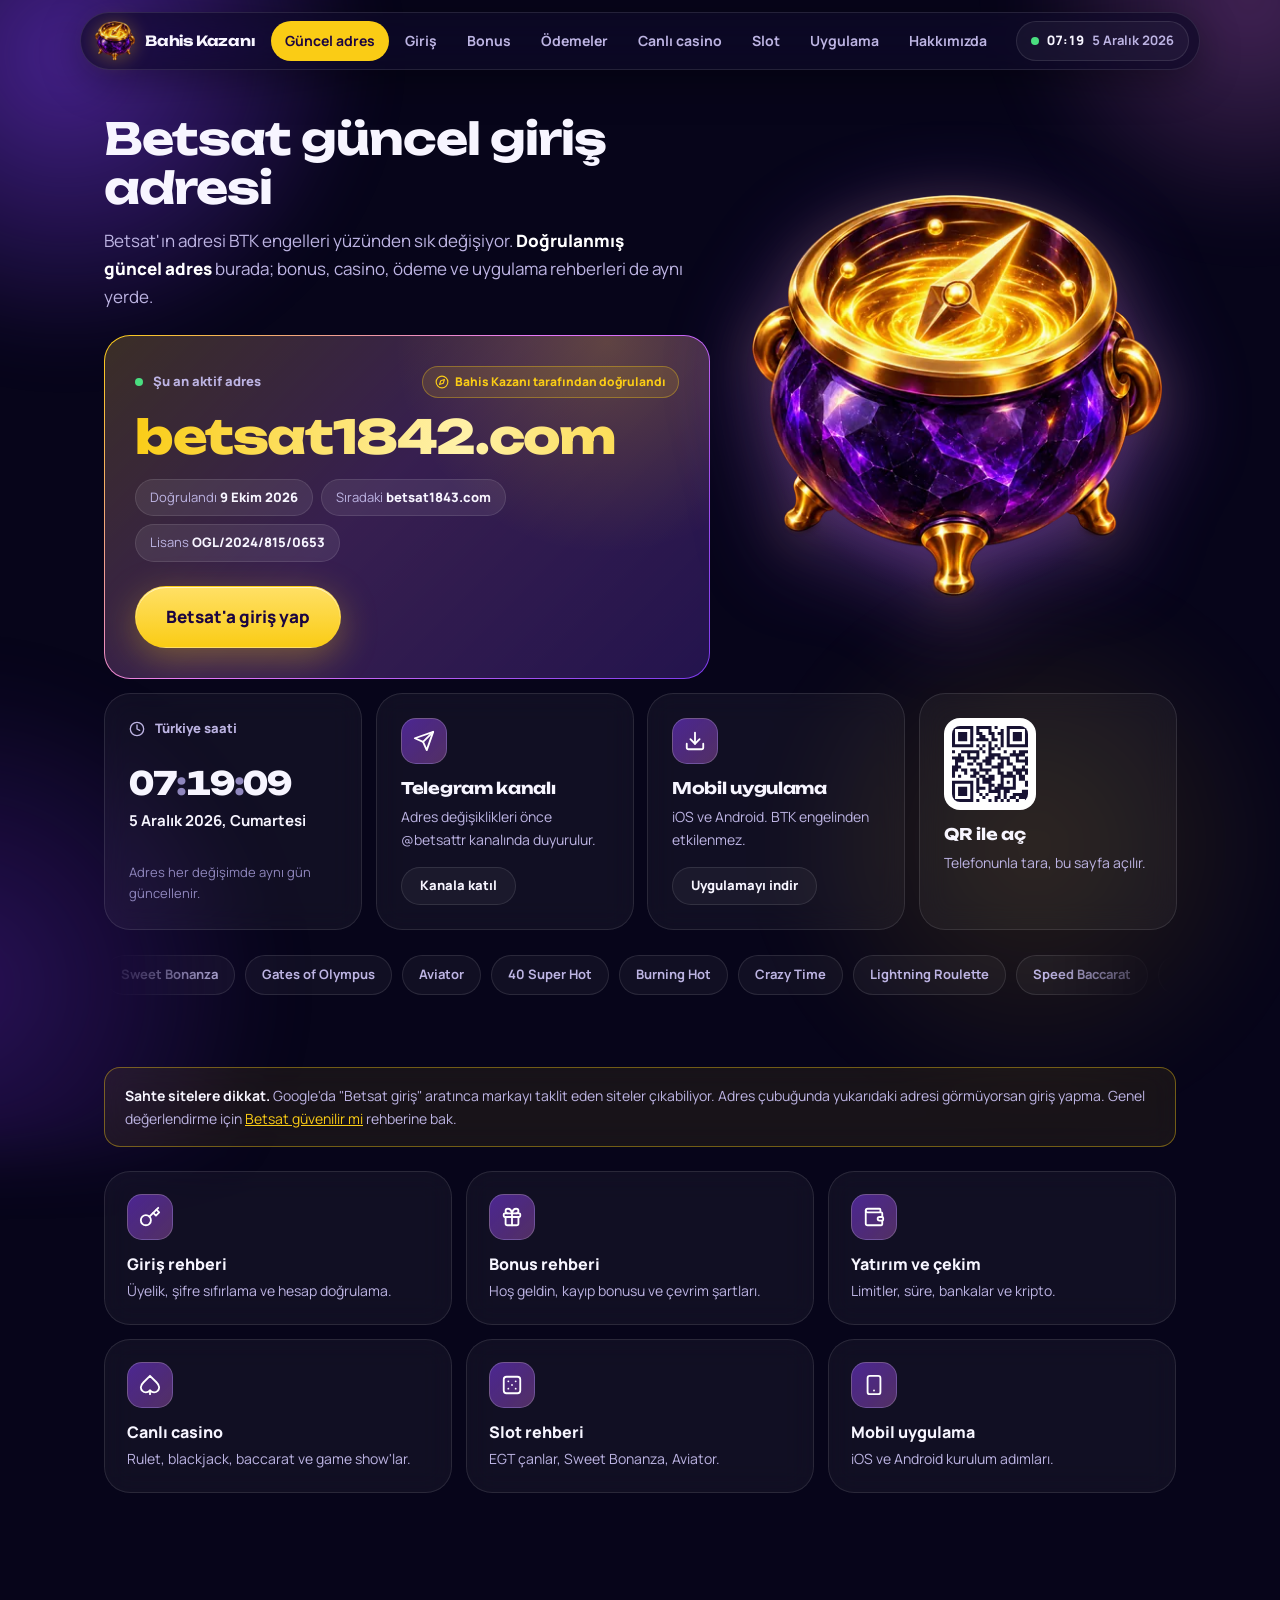
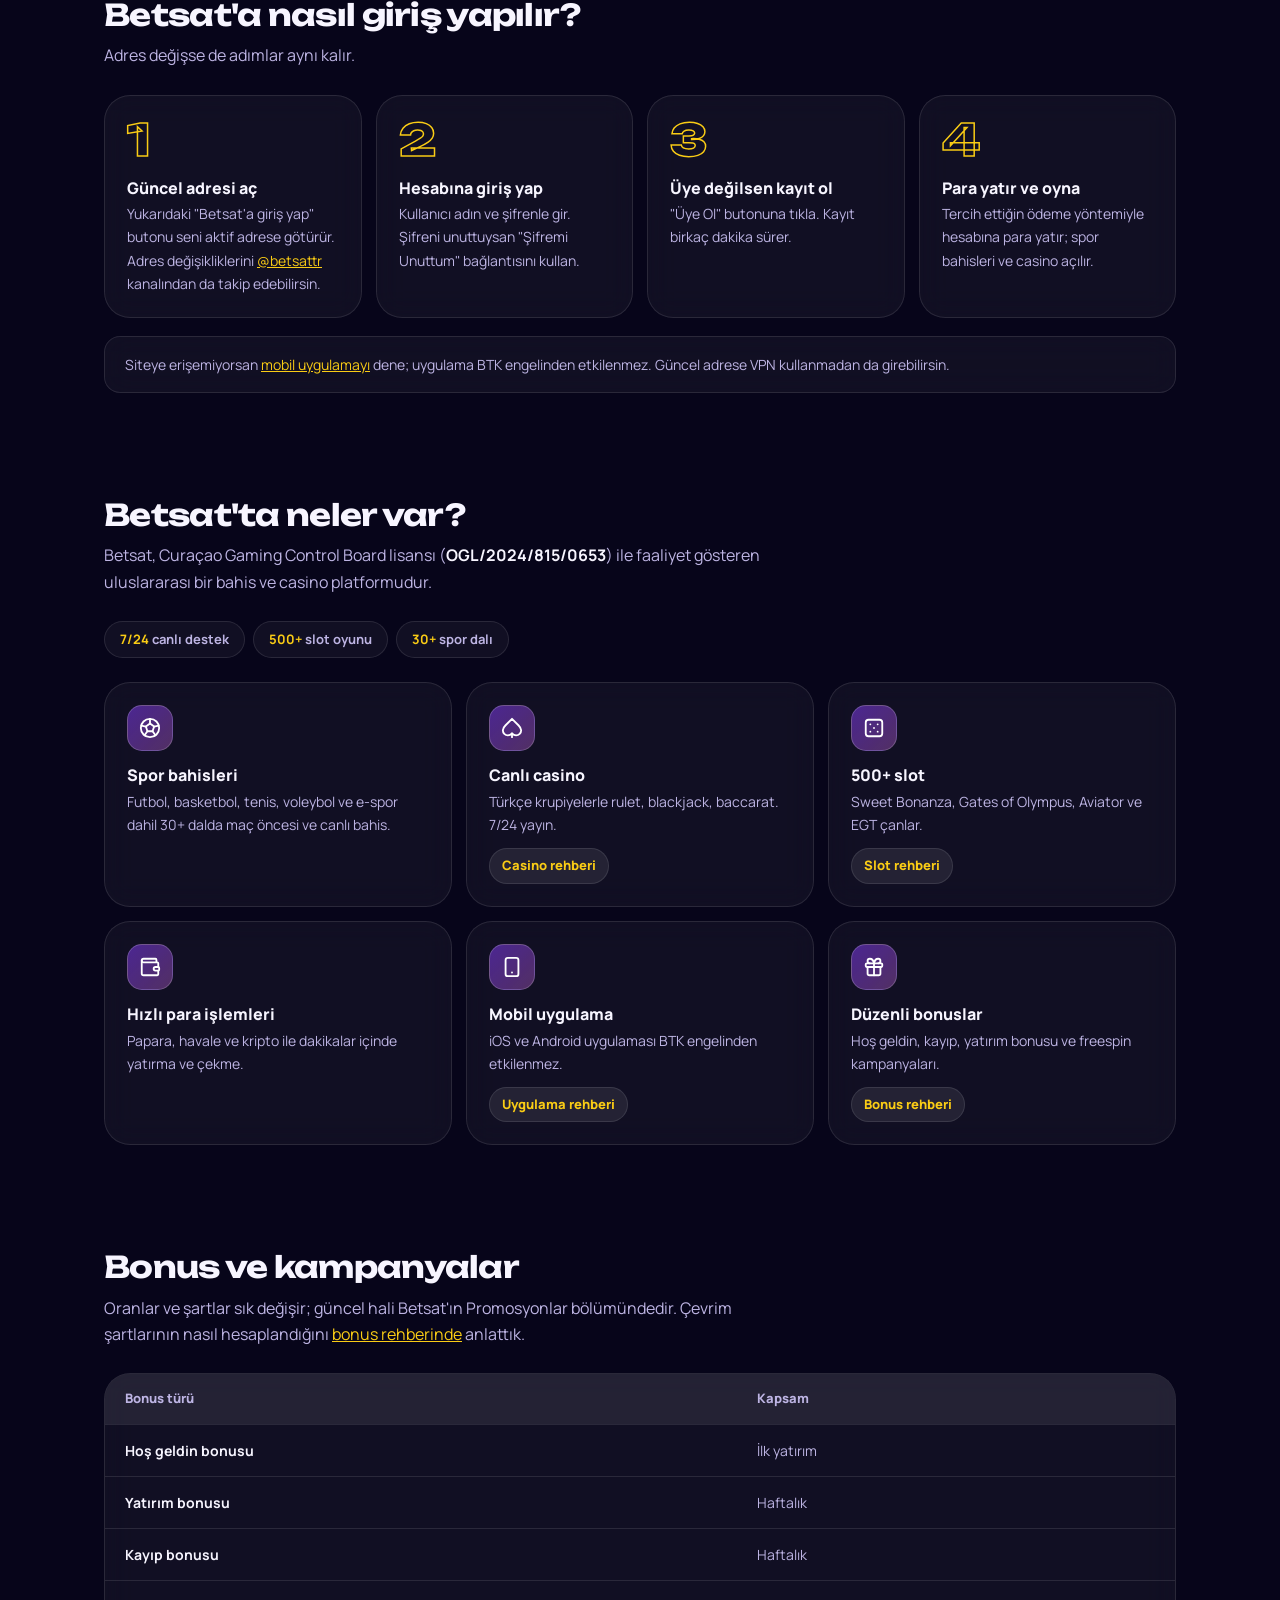
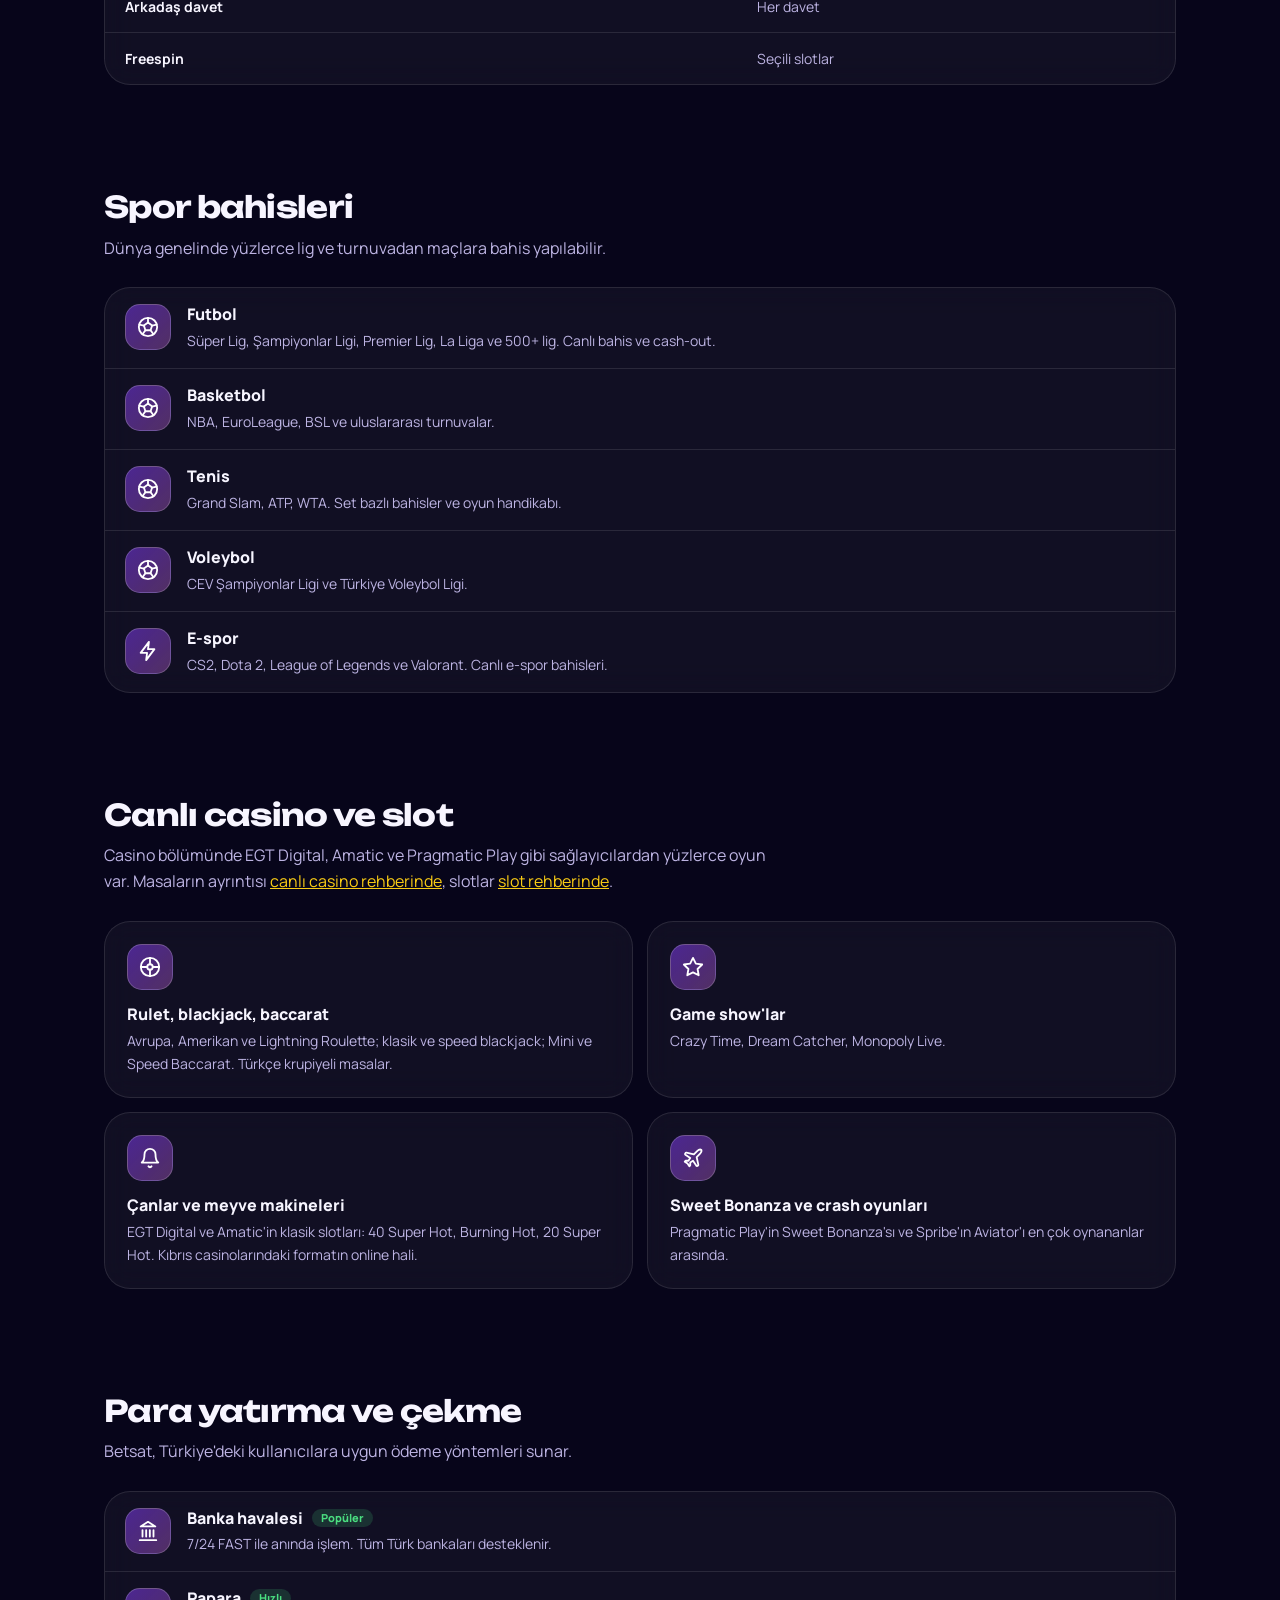
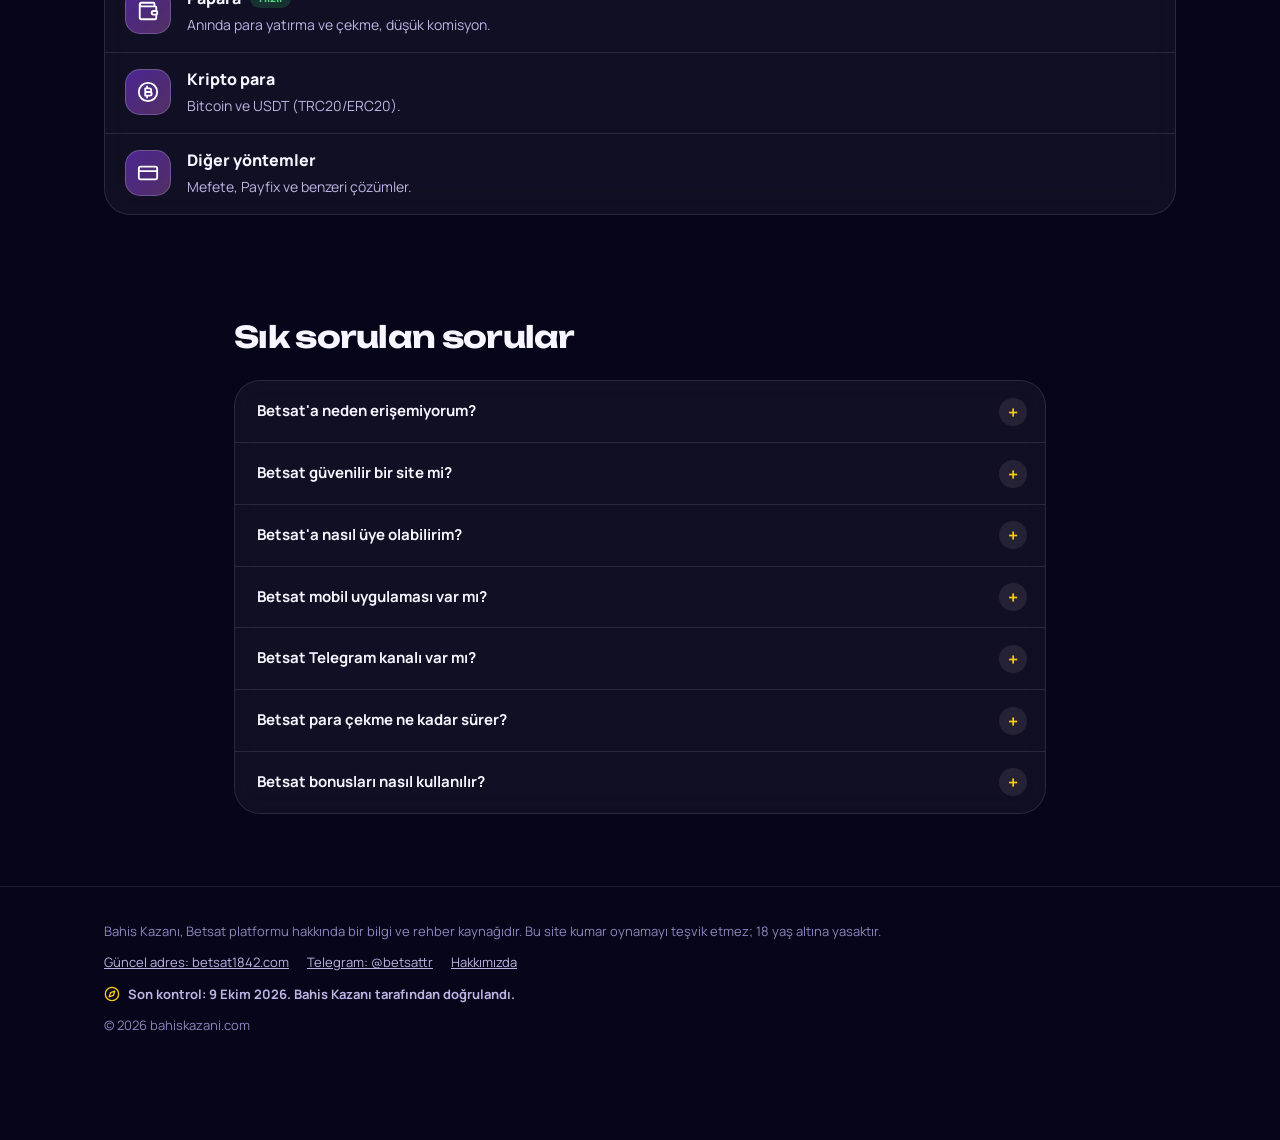
<file: index.html>
<!DOCTYPE html>
<html lang="tr">
<head>
  <meta charset="UTF-8">
  <meta name="viewport" content="width=device-width, initial-scale=1.0">
  <title>Betsat Giriş: Güncel Adres betsat1842.com | Ekim 2026</title>
  <meta name="description" content="Betsat güncel giriş adresi betsat1842.com (9 Ekim 2026'da doğrulandı). Bonus, spor bahisleri, canlı casino, slot ve ödeme yöntemleri rehberi.">
  <meta name="robots" content="index, follow">
  <link rel="icon" href="/favicon.ico" sizes="48x48">
<link rel="icon" href="/icon-192.png" type="image/png" sizes="192x192">
  <link rel="apple-touch-icon" href="/apple-touch-icon.png">
  <link rel="canonical" href="https://bahiskazani.com/">
  <meta property="og:title" content="Betsat Giriş: Güncel Adres betsat1842.com | Ekim 2026">
  <meta property="og:description" content="Betsat 2026 güncel giriş adresi. Bonus, spor bahisleri, canlı casino ve ödeme yöntemleri rehberi.">
  <meta property="og:url" content="https://bahiskazani.com/">
  <meta property="og:type" content="website">
  <meta property="og:site_name" content="Bahis Kazanı">
  <meta name="article:modified_time" content="2026-10-09">
  <link rel="preconnect" href="https://fonts.googleapis.com">
  <link rel="preconnect" href="https://fonts.gstatic.com" crossorigin>
  <link href="https://fonts.googleapis.com/css2?family=Unbounded:wght@600;700;800&family=Manrope:wght@400;600;700;800&display=swap" rel="stylesheet">
  <link rel="stylesheet" href="/style.css?v=11">
  <script type="application/ld+json">
  {"@context":"https://schema.org","@type":"WebSite","name":"Bahis Kazanı","url":"https://bahiskazani.com/","inLanguage":"tr","description":"Betsat güncel giriş adresi, bonus ve rehber sitesi"}
  </script>
  <script type="application/ld+json">
  {"@context":"https://schema.org","@type":"BreadcrumbList","itemListElement":[{"@type":"ListItem","position":1,"name":"Ana Sayfa","item":"https://bahiskazani.com/"}]}
  </script>
  <script type="application/ld+json">
  {"@context":"https://schema.org","@type":"FAQPage","mainEntity":[{"@type":"Question","name":"Betsat'a neden erişemiyorum?","acceptedAnswer":{"@type":"Answer","text":"Betsat, BTK tarafından zaman zaman engellenebilmektedir. Bu sayfadaki güncel giriş adresini veya Telegram kanalını (@betsattr) kullanarak Betsat'a erişebilirsiniz."}},{"@type":"Question","name":"Betsat güvenilir bir site mi?","acceptedAnswer":{"@type":"Answer","text":"Betsat, Curaçao Oyun Kontrol Kurulu tarafından verilen OGL/2024/815/0653 numaralı lisans ile faaliyet göstermektedir."}},{"@type":"Question","name":"Betsat mobil uygulaması var mı?","acceptedAnswer":{"@type":"Answer","text":"Evet, Betsat'ın mobil uygulaması mevcuttur. iOS ve Android cihazlara indirilebilir."}},{"@type":"Question","name":"Betsat Telegram kanalı var mı?","acceptedAnswer":{"@type":"Answer","text":"Evet, @betsattr Telegram kanalından güncel adres bilgilerine ulaşabilirsiniz."}}]}
  </script>
<meta property="og:image" content="https://bahiskazani.com/og.jpg">
<meta property="og:image:width" content="1200">
<meta property="og:image:height" content="630">
<meta name="twitter:card" content="summary_large_image">
<!-- Google tag (gtag.js) -->
<script async src="https://www.googletagmanager.com/gtag/js?id=G-H2N33LB95Q"></script>
<script>
  window.dataLayer = window.dataLayer || [];
  function gtag(){dataLayer.push(arguments);}
  gtag('js', new Date());
  gtag('config', 'G-H2N33LB95Q');
</script>
</head>
<body>
<header class="top">
  <div class="top-in">
    <a href="/" class="brand"><img class="brand-mark" src="/logo.png" alt="" width="40" height="40">Bahis Kazanı</a>
    <nav class="nav" aria-label="Rehberler">
      <a href="/" aria-current="page">Güncel adres</a>
      <a href="/betsat-giris/">Giriş</a>
      <a href="/betsat-bonus/">Bonus</a>
      <a href="/betsat-para-yatirma-cekme/">Ödemeler</a>
      <a href="/betsat-canli-casino/">Canlı casino</a>
      <a href="/betsat-slot/">Slot</a>
      <a href="/betsat-uygulama/">Uygulama</a>
      <a href="/hakkimizda/">Hakkımızda</a>
    </nav>
    <a href="https://bsafcdn.com/C.ashx?btag=a_9477b_678c_&amp;affid=20402&amp;siteid=9477&amp;adid=678&amp;c=" target="_blank" rel="sponsored nofollow noopener" class="btn btn-go btn-s top-cta" title="betsat1842.com" data-cta="ust-menu">Giriş yap</a>
    <div class="clock-pill num" aria-label="Türkiye saati"><span class="live"></span><b data-time-short>--:--</b><span class="cp-date" data-date></span></div>
  </div>
</header>
<main>
<section class="hero">
  <div class="wrap">
    <div class="hero-split">
      <div class="hero-main">
        <h1>Betsat güncel giriş adresi</h1>
        <p class="lead">Betsat'ın adresi BTK engelleri yüzünden sık değişiyor. <strong>Doğrulanmış güncel adres</strong> burada; bonus, casino, ödeme ve uygulama rehberleri de aynı yerde.</p>
        <div class="tile t-addr">
          <div class="t-label"><span class="live"></span>Şu an aktif adres<span class="verified"><span class="i i-compass"></span>Bahis Kazanı tarafından doğrulandı</span></div>
          <div class="addr">betsat1842.com</div>
          <div class="facts">
            <span class="fact">Doğrulandı <b>9 Ekim 2026</b></span>
            <span class="fact">Sıradaki <b>betsat1843.com</b></span>
            <span class="fact">Lisans <b>OGL/2024/815/0653</b></span>
          </div>
          <a href="https://bsafcdn.com/C.ashx?btag=a_9477b_678c_&amp;affid=20402&amp;siteid=9477&amp;adid=678&amp;c=" target="_blank" rel="sponsored nofollow noopener" class="btn btn-go btn-xl" data-cta="sayfa-ici">Betsat'a giriş yap</a>
        </div>
      </div>
      <div class="hero-art"><img class="kazan" src="/kazan-420.webp" srcset="/kazan-420.webp 420w, /kazan-840.webp 840w" sizes="(max-width: 760px) 190px, (max-width: 1312px) 32vw, 420px" fetchpriority="high" alt="Bahis Kazanı logosu" width="560" height="551"></div>
    </div>
    <div class="bento bento-4">
      <div class="tile t-clock">
        <div class="t-label"><span class="i i-clock" style="width:16px;height:16px"></span>Türkiye saati</div>
        <div>
          <div class="time" data-time>--<span>:</span>--<span>:</span>--</div>
          <div class="date"><span data-date></span>, <span data-weekday></span></div>
        </div>
        <div class="sub">Adres her değişimde aynı gün güncellenir.</div>
      </div>
      <div class="tile t-3">
        <span class="ico"><span class="i i-send"></span></span>
        <h3>Telegram kanalı</h3>
        <p>Adres değişiklikleri önce @betsattr kanalında duyurulur.</p>
        <a href="https://t.me/betsattr" target="_blank" rel="noopener" class="btn btn-line btn-s">Kanala katıl</a>
      </div>
      <div class="tile t-3">
        <span class="ico"><span class="i i-download"></span></span>
        <h3>Mobil uygulama</h3>
        <p>iOS ve Android. BTK engelinden etkilenmez.</p>
        <a href="https://3.127.125.33/" target="_blank" rel="noopener" class="btn btn-line btn-s">Uygulamayı indir</a>
      </div>
      <div class="tile t-3 t-qr">
        <svg role="img" aria-label="bahiskazani.com QR kodu" xmlns="http://www.w3.org/2000/svg" viewBox="0 0 25 25" class="segno"><path class="qrline" stroke="#171232" d="M0 0.5h7m1 0h5m1 0h1m3 0h7m-25 1h1m5 0h1m1 0h1m3 0h1m3 0h1m1 0h1m5 0h1m-25 1h1m1 0h3m1 0h1m1 0h2m2 0h2m1 0h2m1 0h1m1 0h3m1 0h1m-25 1h1m1 0h3m1 0h1m2 0h2m2 0h1m2 0h1m1 0h1m1 0h3m1 0h1m-25 1h1m1 0h3m1 0h1m1 0h4m1 0h2m1 0h1m1 0h1m1 0h3m1 0h1m-25 1h1m5 0h1m5 0h1m3 0h1m1 0h1m5 0h1m-25 1h7m1 0h1m1 0h1m1 0h1m1 0h1m1 0h1m1 0h7m-16 1h1m2 0h2m1 0h1m-16 1h1m2 0h6m1 0h1m1 0h1m4 0h1m2 0h1m1 0h3m-23 1h1m2 0h1m2 0h1m3 0h4m3 0h5m-24 1h4m1 0h4m2 0h3m1 0h4m2 0h1m2 0h1m-24 1h3m3 0h1m2 0h3m3 0h1m1 0h1m2 0h4m-24 1h1m3 0h2m1 0h2m1 0h2m2 0h2m1 0h2m4 0h1m-25 1h3m6 0h1m3 0h4m3 0h1m2 0h1m-24 1h2m1 0h2m1 0h2m1 0h4m2 0h1m4 0h5m-25 1h1m3 0h1m2 0h2m2 0h1m3 0h2m1 0h2m1 0h2m1 0h1m-25 1h1m1 0h1m3 0h2m1 0h2m1 0h2m2 0h5m1 0h2m-16 1h1m1 0h4m2 0h1m3 0h1m1 0h2m-24 1h7m1 0h1m1 0h3m3 0h1m1 0h1m1 0h1m3 0h1m-25 1h1m5 0h1m1 0h1m3 0h2m1 0h2m3 0h1m3 0h1m-25 1h1m1 0h3m1 0h1m1 0h3m1 0h1m1 0h7m-21 1h1m1 0h3m1 0h1m1 0h1m3 0h4m1 0h2m4 0h2m-25 1h1m1 0h3m1 0h1m2 0h1m1 0h1m3 0h1m1 0h1m2 0h5m-25 1h1m5 0h1m3 0h1m3 0h2m1 0h1m1 0h2m1 0h3m-25 1h7m1 0h1m3 0h1m1 0h1m1 0h1m1 0h1m2 0h1m2 0h1"/></svg>
        <div><h3>QR ile aç</h3><p>Telefonunla tara, bu sayfa açılır.</p></div>
      </div>
    </div>
    <div class="ticker" aria-hidden="true"><div class="ticker-in"><span>Sweet Bonanza</span><span>Gates of Olympus</span><span>Aviator</span><span>40 Super Hot</span><span>Burning Hot</span><span>Crazy Time</span><span>Lightning Roulette</span><span>Speed Baccarat</span><span>Süper Lig</span><span>Şampiyonlar Ligi</span><span>NBA</span><span>EuroLeague</span><span>Papara</span><span>FAST havale</span><span>USDT</span><span>Sweet Bonanza</span><span>Gates of Olympus</span><span>Aviator</span><span>40 Super Hot</span><span>Burning Hot</span><span>Crazy Time</span><span>Lightning Roulette</span><span>Speed Baccarat</span><span>Süper Lig</span><span>Şampiyonlar Ligi</span><span>NBA</span><span>EuroLeague</span><span>Papara</span><span>FAST havale</span><span>USDT</span></div></div>
  </div>
</section>

<section class="sec" id="rehberler">
  <div class="wrap">
    <div class="note note-warn" style="margin:0 0 24px"><p><strong>Sahte sitelere dikkat.</strong> Google'da "Betsat giriş" aratınca markayı taklit eden siteler çıkabiliyor. Adres çubuğunda yukarıdaki adresi görmüyorsan giriş yapma. Genel değerlendirme için <a href="/betsat-guvenilir-mi/">Betsat güvenilir mi</a> rehberine bak.</p></div>
    <div class="grid grid-6">
      <a href="/betsat-giris/" class="card"><span class="ico"><span class="i i-key"></span></span><h3>Giriş rehberi</h3><p>Üyelik, şifre sıfırlama ve hesap doğrulama.</p></a>
      <a href="/betsat-bonus/" class="card"><span class="ico"><span class="i i-gift"></span></span><h3>Bonus rehberi</h3><p>Hoş geldin, kayıp bonusu ve çevrim şartları.</p></a>
      <a href="/betsat-para-yatirma-cekme/" class="card"><span class="ico"><span class="i i-wallet"></span></span><h3>Yatırım ve çekim</h3><p>Limitler, süre, bankalar ve kripto.</p></a>
      <a href="/betsat-canli-casino/" class="card"><span class="ico"><span class="i i-spade"></span></span><h3>Canlı casino</h3><p>Rulet, blackjack, baccarat ve game show'lar.</p></a>
      <a href="/betsat-slot/" class="card"><span class="ico"><span class="i i-dice"></span></span><h3>Slot rehberi</h3><p>EGT çanlar, Sweet Bonanza, Aviator.</p></a>
      <a href="/betsat-uygulama/" class="card"><span class="ico"><span class="i i-phone"></span></span><h3>Mobil uygulama</h3><p>iOS ve Android kurulum adımları.</p></a>
    </div>
  </div>
</section>

<section class="sec" id="giris-rehberi">
  <div class="wrap">
    <div class="sec-head">
      <h2>Betsat'a nasıl giriş yapılır?</h2>
      <p>Adres değişse de adımlar aynı kalır.</p>
    </div>
    <ol class="steps">
      <li><div><h3>Güncel adresi aç</h3><p>Yukarıdaki "Betsat'a giriş yap" butonu seni aktif adrese götürür. Adres değişikliklerini <a href="https://t.me/betsattr" target="_blank" rel="noopener">@betsattr</a> kanalından da takip edebilirsin.</p></div></li>
      <li><div><h3>Hesabına giriş yap</h3><p>Kullanıcı adın ve şifrenle gir. Şifreni unuttuysan "Şifremi Unuttum" bağlantısını kullan.</p></div></li>
      <li><div><h3>Üye değilsen kayıt ol</h3><p>"Üye Ol" butonuna tıkla. Kayıt birkaç dakika sürer.</p></div></li>
      <li><div><h3>Para yatır ve oyna</h3><p>Tercih ettiğin ödeme yöntemiyle hesabına para yatır; spor bahisleri ve casino açılır.</p></div></li>
    </ol>
    <div class="note"><p>Siteye erişemiyorsan <a href="/betsat-uygulama/">mobil uygulamayı</a> dene; uygulama BTK engelinden etkilenmez. Güncel adrese VPN kullanmadan da girebilirsin.</p></div>
  </div>
</section>

<section class="sec" id="ozellikler">
  <div class="wrap">
    <div class="sec-head">
      <h2>Betsat'ta neler var?</h2>
      <p>Betsat, Curaçao Gaming Control Board lisansı (<strong>OGL/2024/815/0653</strong>) ile faaliyet gösteren uluslararası bir bahis ve casino platformudur.</p>
    </div>
    <div class="chips"><span class="chip"><b>7/24</b> canlı destek</span><span class="chip"><b>500+</b> slot oyunu</span><span class="chip"><b>30+</b> spor dalı</span></div>
    <div class="grid">
      <div class="card"><span class="ico"><span class="i i-ball"></span></span><h3>Spor bahisleri</h3><p>Futbol, basketbol, tenis, voleybol ve e-spor dahil 30+ dalda maç öncesi ve canlı bahis.</p></div>
      <div class="card"><span class="ico"><span class="i i-spade"></span></span><h3>Canlı casino</h3><p>Türkçe krupiyelerle rulet, blackjack, baccarat. 7/24 yayın.</p><a class="more" href="/betsat-canli-casino/">Casino rehberi</a></div>
      <div class="card"><span class="ico"><span class="i i-dice"></span></span><h3>500+ slot</h3><p>Sweet Bonanza, Gates of Olympus, Aviator ve EGT çanlar.</p><a class="more" href="/betsat-slot/">Slot rehberi</a></div>
      <div class="card"><span class="ico"><span class="i i-wallet"></span></span><h3>Hızlı para işlemleri</h3><p>Papara, havale ve kripto ile dakikalar içinde yatırma ve çekme.</p></div>
      <div class="card"><span class="ico"><span class="i i-phone"></span></span><h3>Mobil uygulama</h3><p>iOS ve Android uygulaması BTK engelinden etkilenmez.</p><a class="more" href="/betsat-uygulama/">Uygulama rehberi</a></div>
      <div class="card"><span class="ico"><span class="i i-gift"></span></span><h3>Düzenli bonuslar</h3><p>Hoş geldin, kayıp, yatırım bonusu ve freespin kampanyaları.</p><a class="more" href="/betsat-bonus/">Bonus rehberi</a></div>
    </div>
  </div>
</section>

<section class="sec" id="bonus">
  <div class="wrap">
    <div class="sec-head">
      <h2>Bonus ve kampanyalar</h2>
      <p>Oranlar ve şartlar sık değişir; güncel hali Betsat'ın Promosyonlar bölümündedir. Çevrim şartlarının nasıl hesaplandığını <a href="/betsat-bonus/">bonus rehberinde</a> anlattık.</p>
    </div>
    <div class="table-wrap"><table class="table">
      <thead><tr><th>Bonus türü</th><th>Kapsam</th></tr></thead>
      <tbody>
        <tr><td>Hoş geldin bonusu</td><td>İlk yatırım</td></tr>
        <tr><td>Yatırım bonusu</td><td>Haftalık</td></tr>
        <tr><td>Kayıp bonusu</td><td>Haftalık</td></tr>
        <tr><td>Arkadaş davet</td><td>Her davet</td></tr>
        <tr><td>Freespin</td><td>Seçili slotlar</td></tr>
      </tbody>
    </table></div>
  </div>
</section>

<section class="sec" id="spor">
  <div class="wrap">
    <div class="sec-head">
      <h2>Spor bahisleri</h2>
      <p>Dünya genelinde yüzlerce lig ve turnuvadan maçlara bahis yapılabilir.</p>
    </div>
    <div class="rows">
      <div class="row"><span class="ico"><span class="i i-ball"></span></span><div><h3>Futbol</h3><p>Süper Lig, Şampiyonlar Ligi, Premier Lig, La Liga ve 500+ lig. Canlı bahis ve cash-out.</p></div></div>
      <div class="row"><span class="ico"><span class="i i-ball"></span></span><div><h3>Basketbol</h3><p>NBA, EuroLeague, BSL ve uluslararası turnuvalar.</p></div></div>
      <div class="row"><span class="ico"><span class="i i-ball"></span></span><div><h3>Tenis</h3><p>Grand Slam, ATP, WTA. Set bazlı bahisler ve oyun handikabı.</p></div></div>
      <div class="row"><span class="ico"><span class="i i-ball"></span></span><div><h3>Voleybol</h3><p>CEV Şampiyonlar Ligi ve Türkiye Voleybol Ligi.</p></div></div>
      <div class="row"><span class="ico"><span class="i i-bolt"></span></span><div><h3>E-spor</h3><p>CS2, Dota 2, League of Legends ve Valorant. Canlı e-spor bahisleri.</p></div></div>
    </div>
  </div>
</section>

<section class="sec" id="casino">
  <div class="wrap">
    <div class="sec-head">
      <h2>Canlı casino ve slot</h2>
      <p>Casino bölümünde EGT Digital, Amatic ve Pragmatic Play gibi sağlayıcılardan yüzlerce oyun var. Masaların ayrıntısı <a href="/betsat-canli-casino/">canlı casino rehberinde</a>, slotlar <a href="/betsat-slot/">slot rehberinde</a>.</p>
    </div>
    <div class="grid grid-2">
      <div class="card"><span class="ico"><span class="i i-wheel"></span></span><h3>Rulet, blackjack, baccarat</h3><p>Avrupa, Amerikan ve Lightning Roulette; klasik ve speed blackjack; Mini ve Speed Baccarat. Türkçe krupiyeli masalar.</p></div>
      <div class="card"><span class="ico"><span class="i i-star"></span></span><h3>Game show'lar</h3><p>Crazy Time, Dream Catcher, Monopoly Live.</p></div>
      <div class="card"><span class="ico"><span class="i i-bell"></span></span><h3>Çanlar ve meyve makineleri</h3><p>EGT Digital ve Amatic'in klasik slotları: 40 Super Hot, Burning Hot, 20 Super Hot. Kıbrıs casinolarındaki formatın online hali.</p></div>
      <div class="card"><span class="ico"><span class="i i-plane"></span></span><h3>Sweet Bonanza ve crash oyunları</h3><p>Pragmatic Play'in Sweet Bonanza'sı ve Spribe'ın Aviator'ı en çok oynananlar arasında.</p></div>
    </div>
  </div>
</section>

<section class="sec" id="odeme">
  <div class="wrap">
    <div class="sec-head">
      <h2>Para yatırma ve çekme</h2>
      <p>Betsat, Türkiye'deki kullanıcılara uygun ödeme yöntemleri sunar.</p>
    </div>
    <div class="rows">
      <div class="row"><span class="ico"><span class="i i-bank"></span></span><div><h3>Banka havalesi <span class="tag tag-g">Popüler</span></h3><p>7/24 FAST ile anında işlem. Tüm Türk bankaları desteklenir.</p></div></div>
      <div class="row"><span class="ico"><span class="i i-wallet"></span></span><div><h3>Papara <span class="tag tag-g">Hızlı</span></h3><p>Anında para yatırma ve çekme, düşük komisyon.</p></div></div>
      <div class="row"><span class="ico"><span class="i i-coin"></span></span><div><h3>Kripto para</h3><p>Bitcoin ve USDT (TRC20/ERC20).</p></div></div>
      <div class="row"><span class="ico"><span class="i i-card"></span></span><div><h3>Diğer yöntemler</h3><p>Mefete, Payfix ve benzeri çözümler.</p></div></div>
    </div>
  </div>
</section>

<section class="sec sec-narrow" id="sss">
  <div class="wrap">
    <div class="sec-head"><h2>Sık sorulan sorular</h2></div>
    <div class="faq">
      <details><summary>Betsat'a neden erişemiyorum?</summary><p>Betsat, BTK tarafından zaman zaman engellenebilmektedir. Bu sayfadaki güncel giriş adresini veya <a href="https://t.me/betsattr" target="_blank" rel="noopener">@betsattr Telegram kanalını</a> kullanarak erişebilirsiniz.</p></details>
      <details><summary>Betsat güvenilir bir site mi?</summary><p>Betsat, Curaçao Oyun Kontrol Kurulu tarafından verilen OGL/2024/815/0653 numaralı lisans ile faaliyet göstermektedir. SSL şifrelemesi ve güvenli ödeme altyapısı mevcuttur.</p></details>
      <details><summary>Betsat'a nasıl üye olabilirim?</summary><p>Güncel adrese girdikten sonra "Üye Ol" butonuna tıklayın. Adım adım anlatım için <a href="/betsat-giris/">giriş rehberini</a> inceleyin.</p></details>
      <details><summary>Betsat mobil uygulaması var mı?</summary><p>Evet, iOS ve Android için mobil uygulama mevcuttur. Kurulum adımları <a href="/betsat-uygulama/">uygulama rehberinde</a>.</p></details>
      <details><summary>Betsat Telegram kanalı var mı?</summary><p>Evet, <a href="https://t.me/betsattr" target="_blank" rel="noopener">@betsattr</a> kanalından güncel adres bilgilerine ve kampanyalara ulaşabilirsiniz.</p></details>
      <details><summary>Betsat para çekme ne kadar sürer?</summary><p>Banka havalesi ve Papara ile yapılan çekimler genellikle birkaç saat ile 24 saat arasında tamamlanmaktadır.</p></details>
      <details><summary>Betsat bonusları nasıl kullanılır?</summary><p>Hesabınıza giriş yapın ve Promosyonlar bölümünü inceleyin. Ayrıntılar <a href="/betsat-bonus/">bonus rehberinde</a>.</p></details>
    </div>
  </div>
</section>
</main>
<footer class="foot">
  <div class="wrap">
    <p>Bahis Kazanı, Betsat platformu hakkında bir bilgi ve rehber kaynağıdır. Bu site kumar oynamayı teşvik etmez; 18 yaş altına yasaktır.</p>
    <nav aria-label="Alt bağlantılar">
      <a href="https://bsafcdn.com/C.ashx?btag=a_9477b_678c_&amp;affid=20402&amp;siteid=9477&amp;adid=678&amp;c=" target="_blank" rel="sponsored nofollow noopener" data-cta="footer">Güncel adres: betsat1842.com</a>
      <a href="https://t.me/betsattr" target="_blank" rel="noopener">Telegram: @betsattr</a>
      <a href="/hakkimizda/">Hakkımızda</a>
    </nav>
    <p class="seal"><span class="i i-compass"></span>Son kontrol: 9 Ekim 2026. Bahis Kazanı tarafından doğrulandı.</p>
    <p>© 2026 bahiskazani.com</p>
  </div>
</footer>
<div class="dock">
  <div><b>betsat1842.com</b>Güncel adres, 9 Ekim</div>
  <a href="https://bsafcdn.com/C.ashx?btag=a_9477b_678c_&amp;affid=20402&amp;siteid=9477&amp;adid=678&amp;c=" target="_blank" rel="sponsored nofollow noopener" class="btn btn-go btn-s" data-cta="alt-cubuk">Giriş yap</a>
</div>
<script src="/site.js?v=8" defer></script>
</body>
</html>
</file>
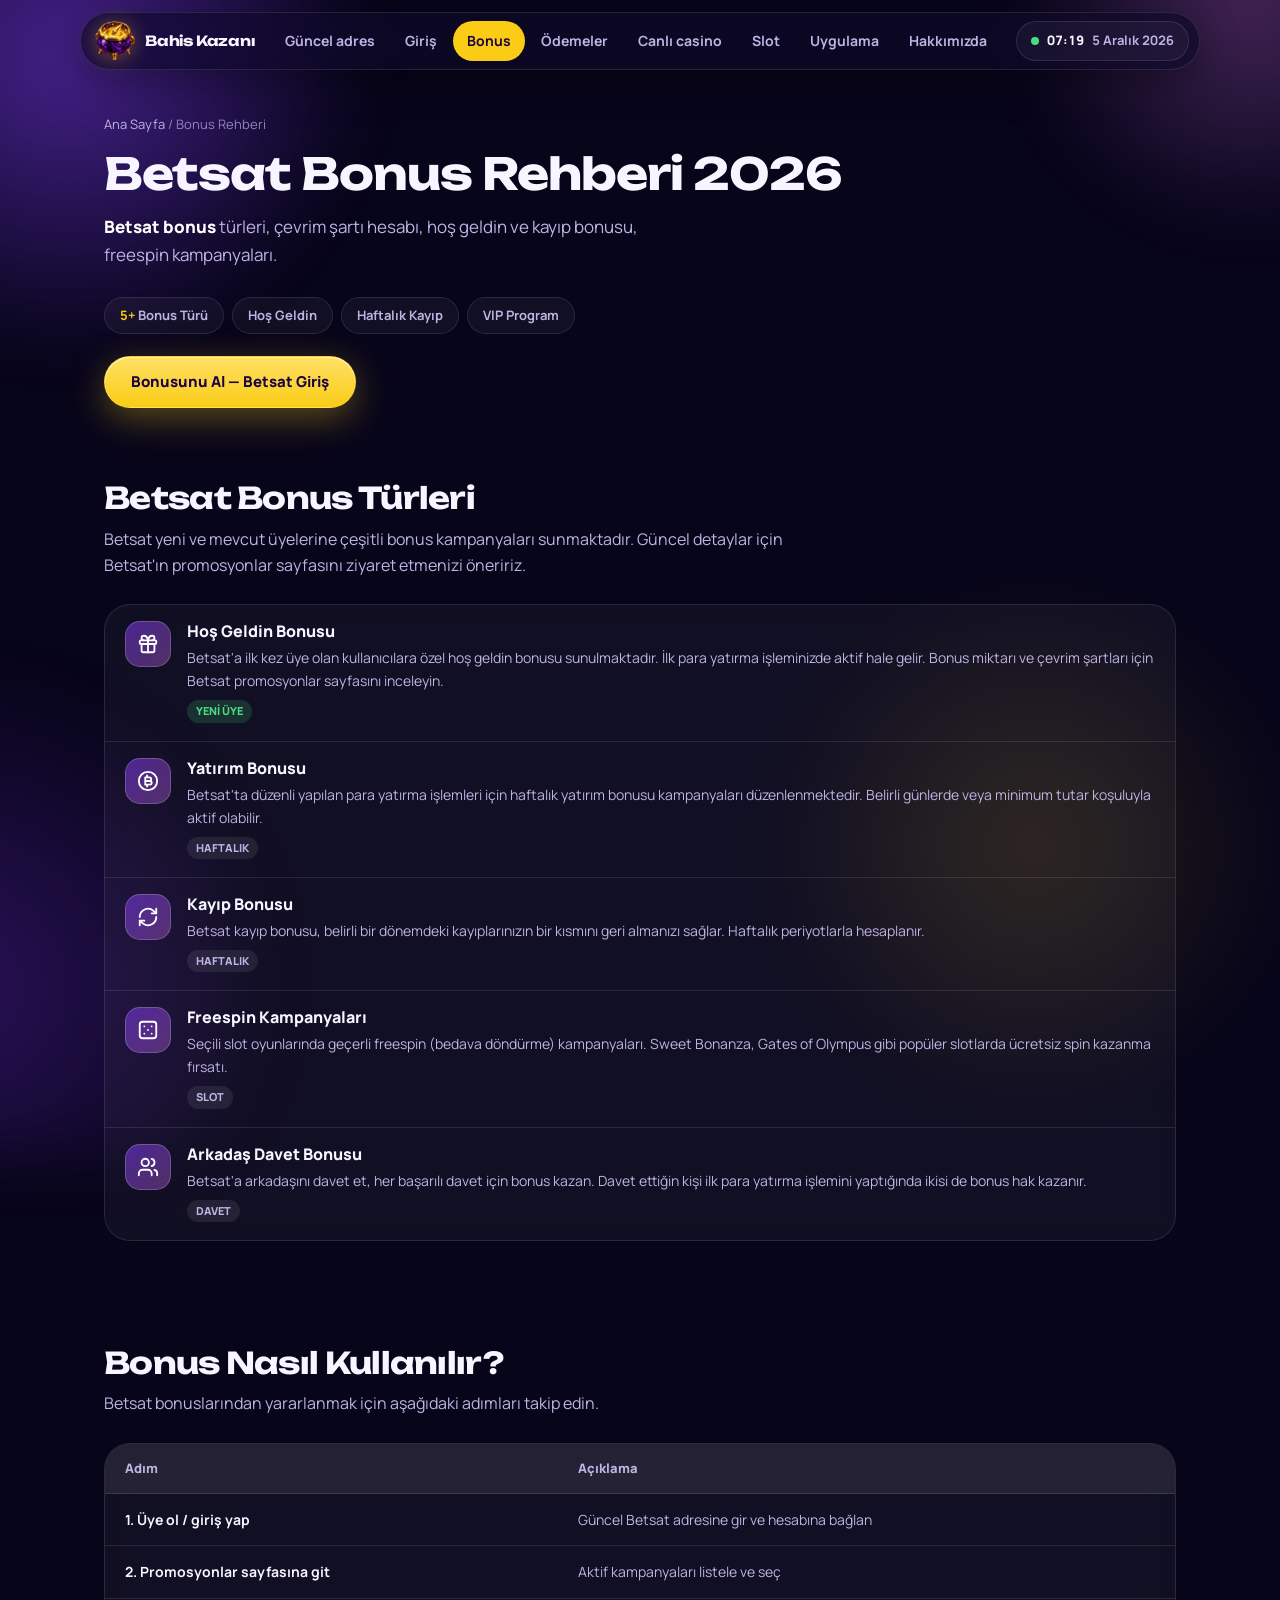
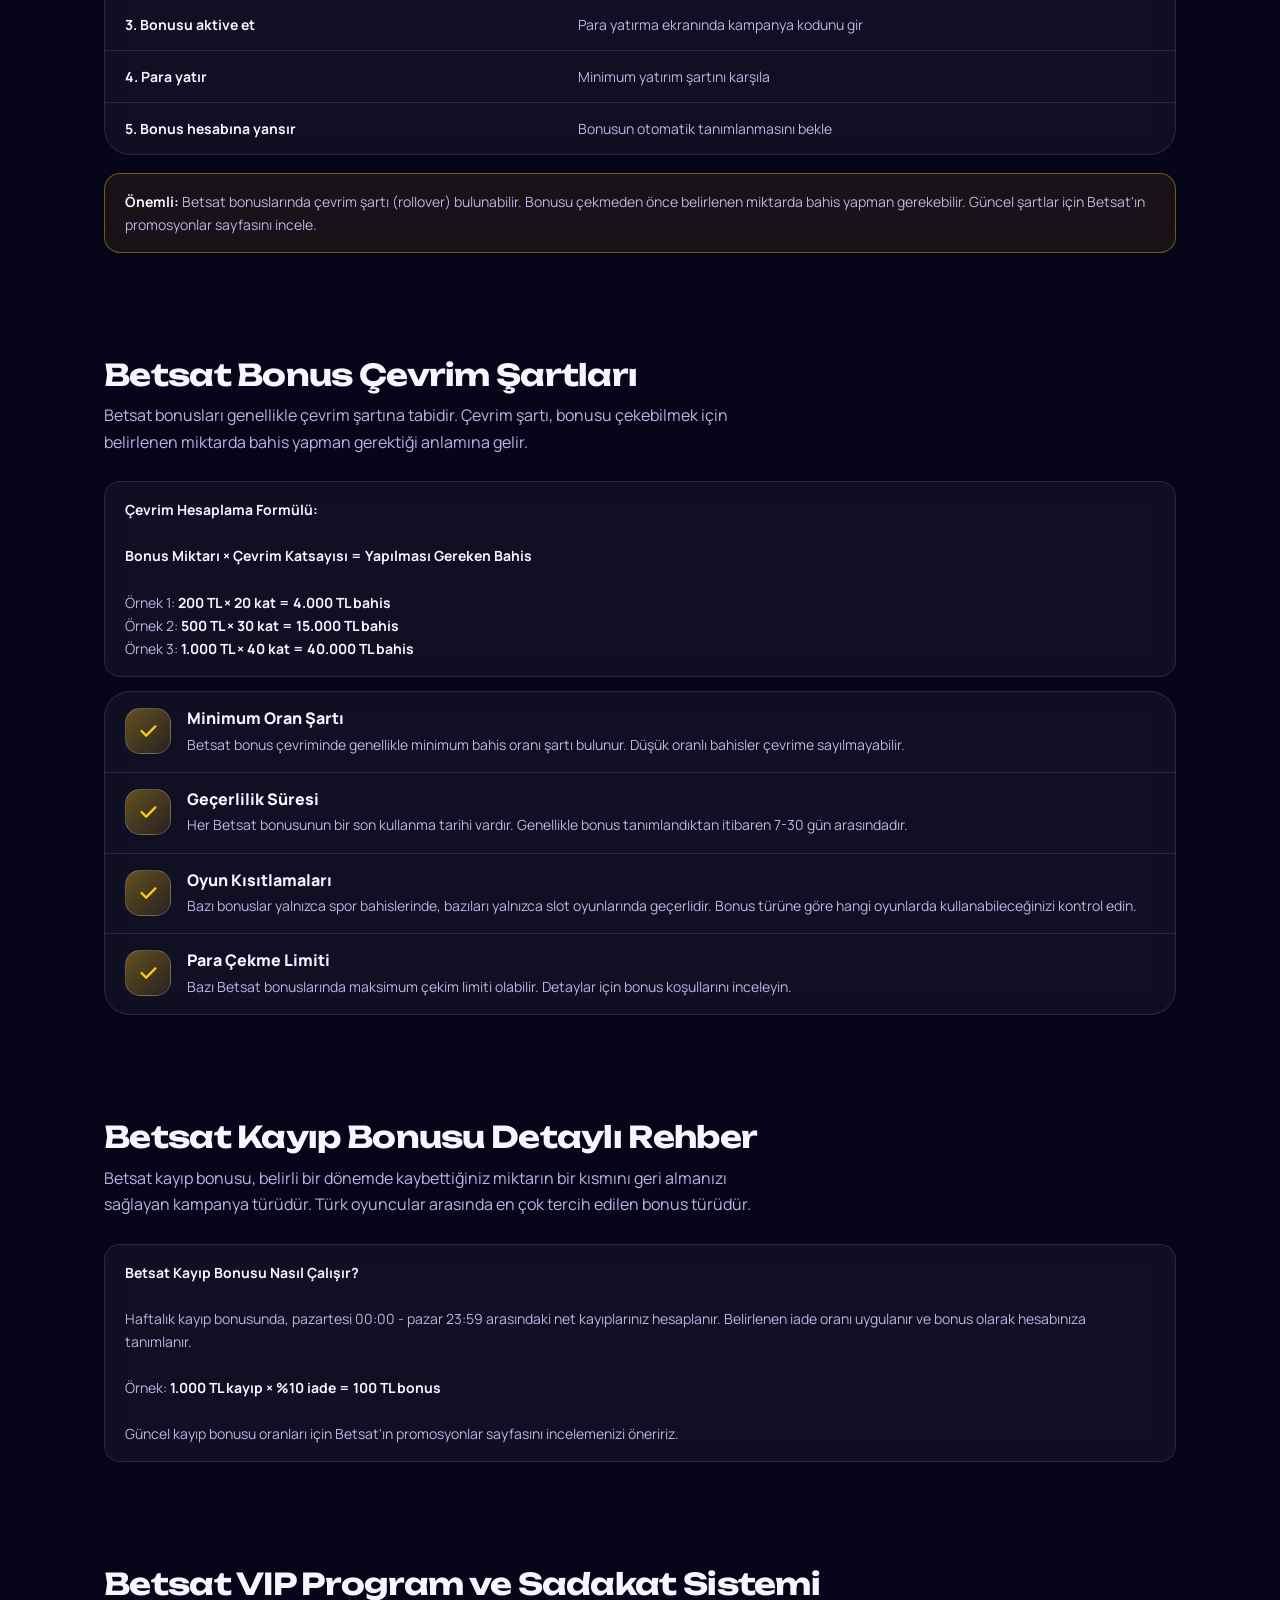
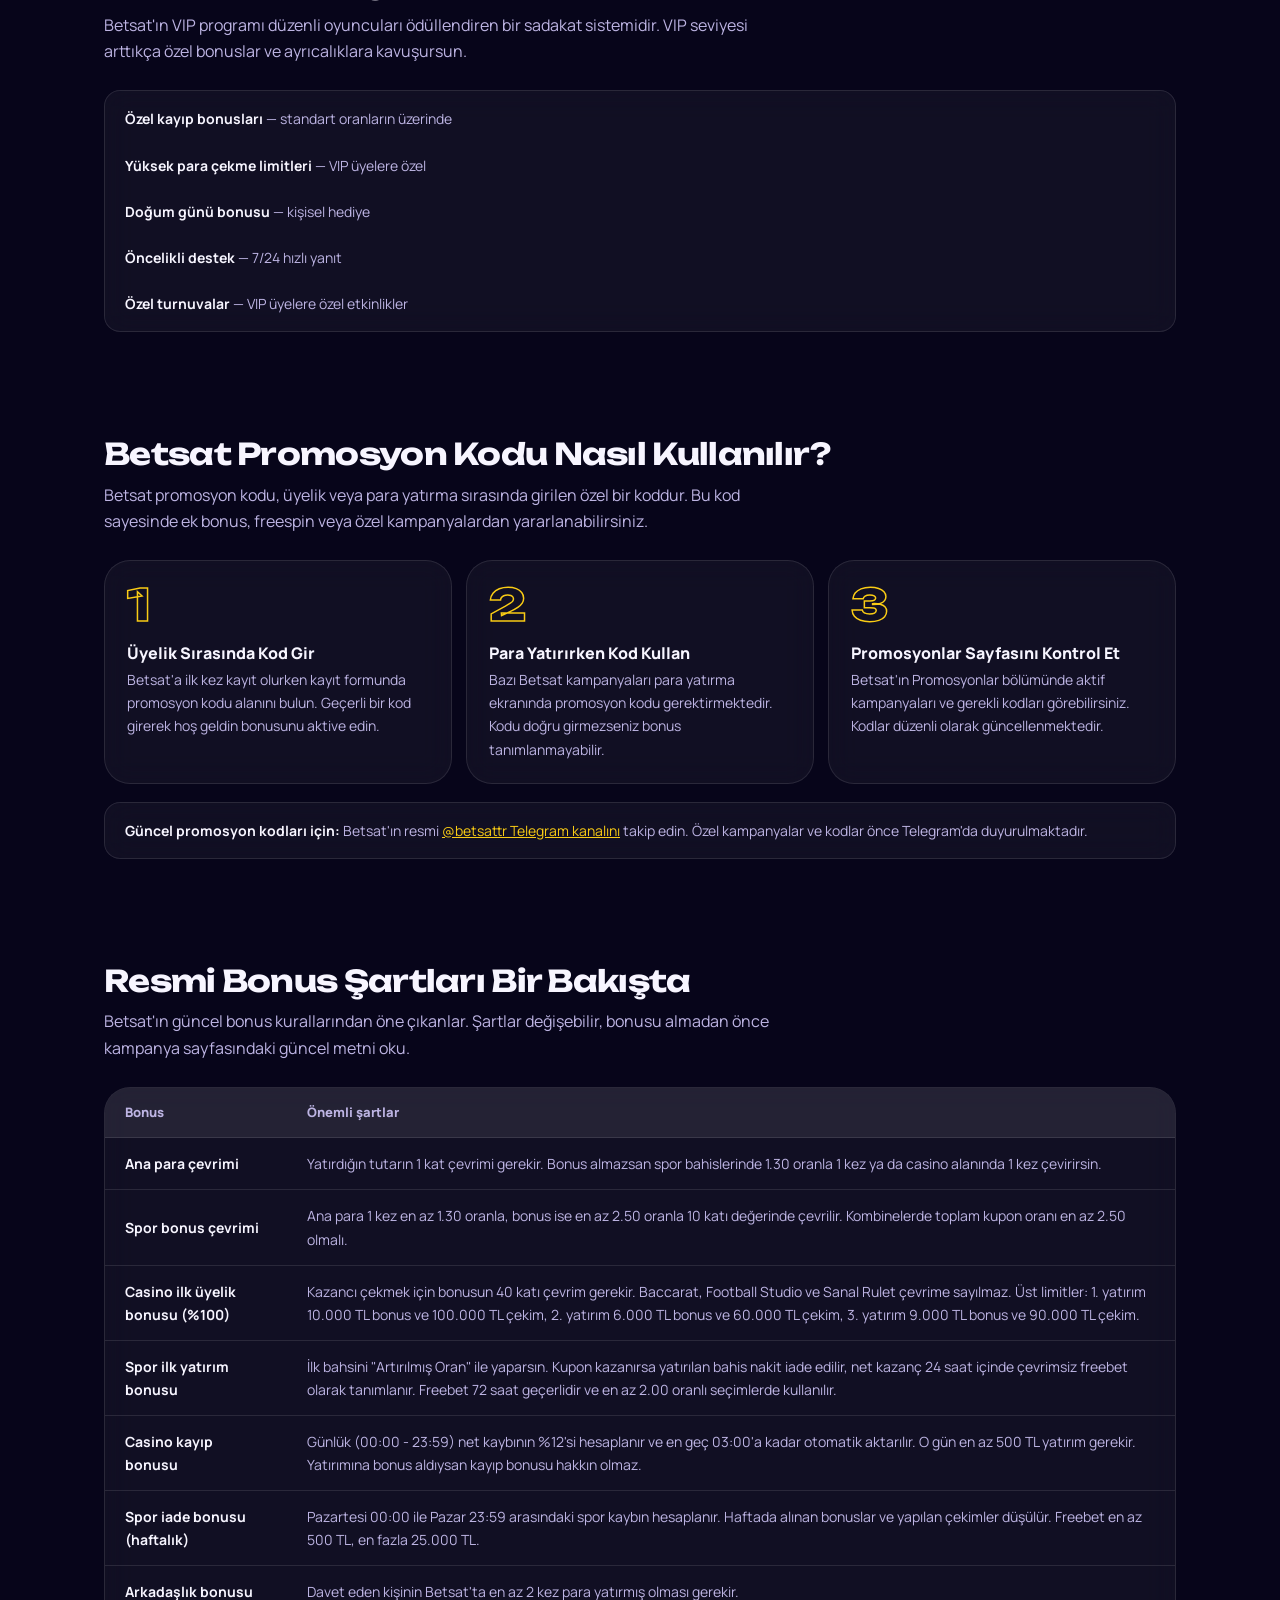
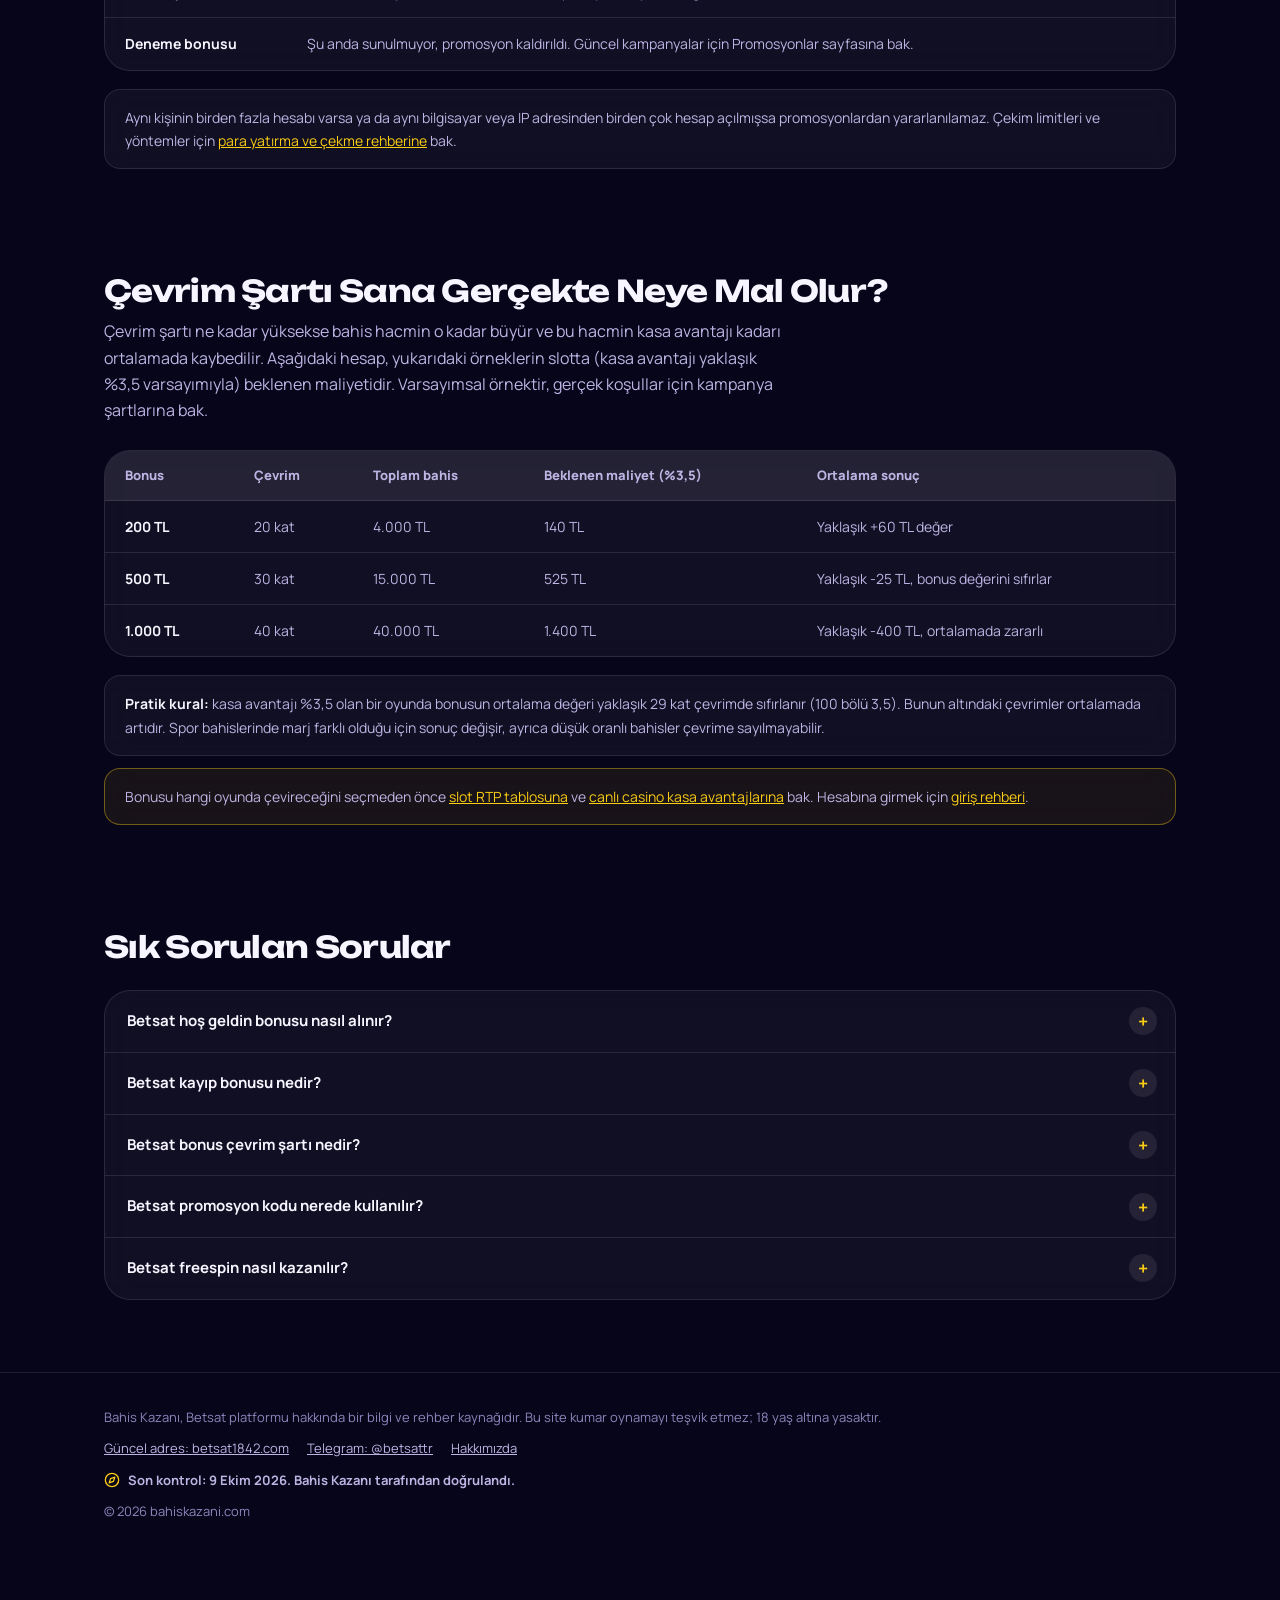
<file: betsat-bonus/index.html>
<!DOCTYPE html>
<html lang="tr">
<head>
<meta charset="utf-8"/>
<meta content="width=device-width, initial-scale=1.0" name="viewport"/>
<title>Betsat Bonus 2026 | Hoş Geldin, Kayıp ve Yatırım Bonusları</title>
<meta content="Betsat bonus rehberi 2026. Hoş geldin bonusu, kayıp bonusu, yatırım bonusu, freespin ve arkadaş davet kampanyaları hakkında kapsamlı bilgi." name="description"/>
<meta content="index, follow" name="robots"/>
<link href="https://bahiskazani.com/betsat-bonus/" rel="canonical"/>
<meta content="Betsat Bonus 2026 | Hoş Geldin, Kayıp ve Yatırım Bonusları" property="og:title"/>
<meta content="Betsat bonus rehberi 2026. Hoş geldin bonusu, kayıp bonusu, freespin ve tüm kampanyalar." property="og:description"/>
<meta content="https://bahiskazani.com/betsat-bonus/" property="og:url"/>
<meta content="article" property="og:type"/>
<meta content="Bahis Kazanı" property="og:site_name"/>
<meta content="2026-10-09" name="article:modified_time"/>
<script type="application/ld+json">
  {"@context":"https://schema.org","@type":"BreadcrumbList","itemListElement":[{"@type":"ListItem","position":1,"name":"Ana Sayfa","item":"https://bahiskazani.com/"},{"@type":"ListItem","position":2,"name":"Betsat Bonus Rehberi","item":"https://bahiskazani.com/betsat-bonus/"}]}
  </script>
<script type="application/ld+json">
  {"@context":"https://schema.org","@type":"FAQPage","mainEntity":[{"@type":"Question","name":"Betsat hoş geldin bonusu nasıl alınır?","acceptedAnswer":{"@type":"Answer","text":"Betsat'a ilk kez üye olduktan sonra ilk para yatırma işleminizde hoş geldin bonusu otomatik olarak aktive olur. Güncel detaylar için Betsat promosyonlar sayfasını inceleyin."}},{"@type":"Question","name":"Betsat kayıp bonusu nedir?","acceptedAnswer":{"@type":"Answer","text":"Betsat kayıp bonusu, belirli bir dönemdeki kayıplarınızın belirli bir oranının geri ödenmesidir. Genellikle haftalık periyotlarla hesaplanır."}},{"@type":"Question","name":"Betsat bonus çevrim şartı nedir?","acceptedAnswer":{"@type":"Answer","text":"Çevrim şartı, bonusu çekmeden önce yapmanız gereken bahis miktarıdır. Bonus miktarı ile çevrim katsayısının çarpımı kadar bahis yapmanız gerekir."}},{"@type":"Question","name":"Betsat promosyon kodu nerede kullanılır?","acceptedAnswer":{"@type":"Answer","text":"Betsat promosyon kodu üyelik sırasında kayıt formunda veya para yatırma ekranında ilgili alana girilir."}}]}
  </script>
<script type="application/ld+json">
  {"@context":"https://schema.org","@type":"WebPage","name":"Betsat Bonus Rehberi 2026","url":"https://bahiskazani.com/betsat-bonus/","description":"Hoş geldin bonusu, kayıp bonusu, yatırım bonusu, freespin ve tüm Betsat kampanyaları.","inLanguage":"tr","dateModified":"2026-10-09"}
  </script>
<link href="https://fonts.googleapis.com" rel="preconnect"/>
<link crossorigin="" href="https://fonts.gstatic.com" rel="preconnect"/>
<link href="https://fonts.googleapis.com/css2?family=Unbounded:wght@600;700;800&amp;family=Manrope:wght@400;600;700;800&amp;display=swap" rel="stylesheet"/>
<link href="/style.css?v=11" rel="stylesheet"/>
<link rel="icon" href="/favicon.ico" sizes="48x48">
<link rel="icon" href="/icon-192.png" type="image/png" sizes="192x192">
<link rel="apple-touch-icon" href="/apple-touch-icon.png">
<meta property="og:image" content="https://bahiskazani.com/og.jpg">
<meta property="og:image:width" content="1200">
<meta property="og:image:height" content="630">
<meta name="twitter:card" content="summary_large_image">
<!-- Google tag (gtag.js) -->
<script async src="https://www.googletagmanager.com/gtag/js?id=G-H2N33LB95Q"></script>
<script>
  window.dataLayer = window.dataLayer || [];
  function gtag(){dataLayer.push(arguments);}
  gtag('js', new Date());
  gtag('config', 'G-H2N33LB95Q');
</script>
</head>
<body>
<header class="top">
<div class="top-in">
<a class="brand" href="/"><img class="brand-mark" src="/logo.png" alt="" width="40" height="40">Bahis Kazanı</a>
<nav aria-label="Rehberler" class="nav">
<a href="/">Güncel adres</a>
<a href="/betsat-giris/">Giriş</a>
<a aria-current="page" href="/betsat-bonus/">Bonus</a>
<a href="/betsat-para-yatirma-cekme/">Ödemeler</a>
<a href="/betsat-canli-casino/">Canlı casino</a>
<a href="/betsat-slot/">Slot</a>
<a href="/betsat-uygulama/">Uygulama</a>
<a href="/hakkimizda/">Hakkımızda</a>
</nav>
<a href="https://bsafcdn.com/C.ashx?btag=a_9477b_678c_&amp;affid=20402&amp;siteid=9477&amp;adid=678&amp;c=" target="_blank" rel="sponsored nofollow noopener" class="btn btn-go btn-s top-cta" title="betsat1842.com" data-cta="ust-menu">Giriş yap</a>
    <div aria-label="Türkiye saati" class="clock-pill num"><span class="live"></span><b data-time-short="">--:--</b><span class="cp-date" data-date=""></span></div>
</div>
</header>
<main>
<section class="hero"><div class="wrap"><nav aria-label="breadcrumb" class="crumb"><a href="/">Ana Sayfa</a> / <span>Bonus Rehberi</span></nav><h1>Betsat Bonus Rehberi 2026</h1><p class="lead"><strong>Betsat bonus</strong> türleri, çevrim şartı hesabı, hoş geldin ve kayıp bonusu, freespin kampanyaları.</p><div class="chips"><span class="chip"><b>5+</b> Bonus Türü</span><span class="chip">Hoş Geldin</span><span class="chip">Haftalık Kayıp</span><span class="chip">VIP Program</span></div><div class="actions"><a class="btn btn-go" href="https://bsafcdn.com/C.ashx?btag=a_9477b_678c_&amp;affid=20402&amp;siteid=9477&amp;adid=678&amp;c=" rel="sponsored nofollow noopener" target="_blank" data-cta="sayfa-ici">Bonusunu Al — Betsat Giriş</a></div></div></section>
<section class="sec"><div class="wrap">
<div class="sec-head"><h2>Betsat Bonus Türleri</h2><p>Betsat yeni ve mevcut üyelerine çeşitli bonus kampanyaları sunmaktadır. Güncel detaylar için Betsat'ın promosyonlar sayfasını ziyaret etmenizi öneririz.</p></div>
<div class="rows">
<div class="row">
<span class="ico"><span class="i i-gift"></span></span>
<div>
<h3>Hoş Geldin Bonusu</h3>
<p>Betsat'a ilk kez üye olan kullanıcılara özel hoş geldin bonusu sunulmaktadır. İlk para yatırma işleminizde aktif hale gelir. Bonus miktarı ve çevrim şartları için Betsat promosyonlar sayfasını inceleyin.</p>
<span class="tag tag-g">YENİ ÜYE</span>
</div>
</div>
<div class="row">
<span class="ico"><span class="i i-coin"></span></span>
<div>
<h3>Yatırım Bonusu</h3>
<p>Betsat'ta düzenli yapılan para yatırma işlemleri için haftalık yatırım bonusu kampanyaları düzenlenmektedir. Belirli günlerde veya minimum tutar koşuluyla aktif olabilir.</p>
<span class="tag">HAFTALIK</span>
</div>
</div>
<div class="row">
<span class="ico"><span class="i i-refresh"></span></span>
<div>
<h3>Kayıp Bonusu</h3>
<p>Betsat kayıp bonusu, belirli bir dönemdeki kayıplarınızın bir kısmını geri almanızı sağlar. Haftalık periyotlarla hesaplanır.</p>
<span class="tag">HAFTALIK</span>
</div>
</div>
<div class="row">
<span class="ico"><span class="i i-dice"></span></span>
<div>
<h3>Freespin Kampanyaları</h3>
<p>Seçili slot oyunlarında geçerli freespin (bedava döndürme) kampanyaları. Sweet Bonanza, Gates of Olympus gibi popüler slotlarda ücretsiz spin kazanma fırsatı.</p>
<span class="tag">SLOT</span>
</div>
</div>
<div class="row">
<span class="ico"><span class="i i-users"></span></span>
<div>
<h3>Arkadaş Davet Bonusu</h3>
<p>Betsat'a arkadaşını davet et, her başarılı davet için bonus kazan. Davet ettiğin kişi ilk para yatırma işlemini yaptığında ikisi de bonus hak kazanır.</p>
<span class="tag">DAVET</span>
</div>
</div>
</div>
</div></section>
<section class="sec"><div class="wrap">
<div class="sec-head"><h2>Bonus Nasıl Kullanılır?</h2><p>Betsat bonuslarından yararlanmak için aşağıdaki adımları takip edin.</p></div>
<div class="table-wrap"><table class="table">
<thead><tr><th>Adım</th><th>Açıklama</th></tr></thead>
<tbody>
<tr><td>1. Üye ol / giriş yap</td><td>Güncel Betsat adresine gir ve hesabına bağlan</td></tr>
<tr><td>2. Promosyonlar sayfasına git</td><td>Aktif kampanyaları listele ve seç</td></tr>
<tr><td>3. Bonusu aktive et</td><td>Para yatırma ekranında kampanya kodunu gir</td></tr>
<tr><td>4. Para yatır</td><td>Minimum yatırım şartını karşıla</td></tr>
<tr><td>5. Bonus hesabına yansır</td><td>Bonusun otomatik tanımlanmasını bekle</td></tr>
</tbody>
</table></div>
<div class="note note-warn">
<p> <strong>Önemli:</strong> Betsat bonuslarında çevrim şartı (rollover) bulunabilir. Bonusu çekmeden önce belirlenen miktarda bahis yapman gerekebilir. Güncel şartlar için Betsat'ın promosyonlar sayfasını incele.</p>
</div>
</div></section>
<section class="sec"><div class="wrap">
<div class="sec-head"><h2>Betsat Bonus Çevrim Şartları</h2><p>Betsat bonusları genellikle çevrim şartına tabidir. Çevrim şartı, bonusu çekebilmek için belirlenen miktarda bahis yapman gerektiği anlamına gelir.</p></div>
<div class="note">
<p> <strong>Çevrim Hesaplama Formülü:</strong><br/><br/>
<strong>Bonus Miktarı × Çevrim Katsayısı = Yapılması Gereken Bahis</strong><br/><br/> Örnek 1: <strong>200 TL × 20 kat = 4.000 TL bahis</strong><br/> Örnek 2: <strong>500 TL × 30 kat = 15.000 TL bahis</strong><br/> Örnek 3: <strong>1.000 TL × 40 kat = 40.000 TL bahis</strong>
</p>
</div>
<div class="rows">
<div class="row"><span class="ico ico-y"><span class="i i-check"></span></span><div>
<h3>Minimum Oran Şartı</h3>
<p>Betsat bonus çevriminde genellikle minimum bahis oranı şartı bulunur. Düşük oranlı bahisler çevrime sayılmayabilir.</p>
</div></div>
<div class="row"><span class="ico ico-y"><span class="i i-check"></span></span><div>
<h3>Geçerlilik Süresi</h3>
<p>Her Betsat bonusunun bir son kullanma tarihi vardır. Genellikle bonus tanımlandıktan itibaren 7-30 gün arasındadır.</p>
</div></div>
<div class="row"><span class="ico ico-y"><span class="i i-check"></span></span><div>
<h3>Oyun Kısıtlamaları</h3>
<p>Bazı bonuslar yalnızca spor bahislerinde, bazıları yalnızca slot oyunlarında geçerlidir. Bonus türüne göre hangi oyunlarda kullanabileceğinizi kontrol edin.</p>
</div></div>
<div class="row"><span class="ico ico-y"><span class="i i-check"></span></span><div>
<h3>Para Çekme Limiti</h3>
<p>Bazı Betsat bonuslarında maksimum çekim limiti olabilir. Detaylar için bonus koşullarını inceleyin.</p>
</div></div>
</div>
</div></section>
<section class="sec"><div class="wrap">
<div class="sec-head"><h2>Betsat Kayıp Bonusu Detaylı Rehber</h2><p>Betsat kayıp bonusu, belirli bir dönemde kaybettiğiniz miktarın bir kısmını geri almanızı sağlayan kampanya türüdür. Türk oyuncular arasında en çok tercih edilen bonus türüdür.</p></div>
<div class="note">
<p> <strong>Betsat Kayıp Bonusu Nasıl Çalışır?</strong><br/><br/> Haftalık kayıp bonusunda, pazartesi 00:00 - pazar 23:59 arasındaki net kayıplarınız hesaplanır. Belirlenen iade oranı uygulanır ve bonus olarak hesabınıza tanımlanır.<br/><br/> Örnek: <strong>1.000 TL kayıp × %10 iade = 100 TL bonus</strong><br/><br/> Güncel kayıp bonusu oranları için Betsat'ın promosyonlar sayfasını incelemenizi öneririz. </p>
</div>
</div></section>
<section class="sec"><div class="wrap">
<div class="sec-head"><h2>Betsat VIP Program ve Sadakat Sistemi</h2><p>Betsat'ın VIP programı düzenli oyuncuları ödüllendiren bir sadakat sistemidir. VIP seviyesi arttıkça özel bonuslar ve ayrıcalıklara kavuşursun.</p></div>
<div class="note">
<p> <strong>Özel kayıp bonusları</strong> — standart oranların üzerinde<br/><br/> <strong>Yüksek para çekme limitleri</strong> — VIP üyelere özel<br/><br/> <strong>Doğum günü bonusu</strong> — kişisel hediye<br/><br/> <strong>Öncelikli destek</strong> — 7/24 hızlı yanıt<br/><br/> <strong>Özel turnuvalar</strong> — VIP üyelere özel etkinlikler </p>
</div>
</div></section>
<section class="sec"><div class="wrap">
<div class="sec-head"><h2>Betsat Promosyon Kodu Nasıl Kullanılır?</h2><p>Betsat promosyon kodu, üyelik veya para yatırma sırasında girilen özel bir koddur. Bu kod sayesinde ek bonus, freespin veya özel kampanyalardan yararlanabilirsiniz.</p></div>
<ol class="steps">
<li><div>
<h3>Üyelik Sırasında Kod Gir</h3>
<p>Betsat'a ilk kez kayıt olurken kayıt formunda promosyon kodu alanını bulun. Geçerli bir kod girerek hoş geldin bonusunu aktive edin.</p>
</div></li>
<li><div>
<h3>Para Yatırırken Kod Kullan</h3>
<p>Bazı Betsat kampanyaları para yatırma ekranında promosyon kodu gerektirmektedir. Kodu doğru girmezseniz bonus tanımlanmayabilir.</p>
</div></li>
<li><div>
<h3>Promosyonlar Sayfasını Kontrol Et</h3>
<p>Betsat'ın Promosyonlar bölümünde aktif kampanyaları ve gerekli kodları görebilirsiniz. Kodlar düzenli olarak güncellenmektedir.</p>
</div></li>
</ol>
<div class="note">
<p> <strong>Güncel promosyon kodları için:</strong> Betsat'ın resmi <a href="https://t.me/betsattr" rel="noopener" target="_blank">@betsattr Telegram kanalını</a> takip edin. Özel kampanyalar ve kodlar önce Telegram'da duyurulmaktadır.</p>
</div>
</div></section>
<section class="sec"><div class="wrap">
<div class="sec-head"><h2>Resmi Bonus Şartları Bir Bakışta</h2><p>Betsat'ın güncel bonus kurallarından öne çıkanlar. Şartlar değişebilir, bonusu almadan önce kampanya sayfasındaki güncel metni oku.</p></div>
<div class="table-wrap"><table class="table">
<thead><tr><th>Bonus</th><th>Önemli şartlar</th></tr></thead>
<tbody>
<tr><td>Ana para çevrimi</td><td>Yatırdığın tutarın 1 kat çevrimi gerekir. Bonus almazsan spor bahislerinde 1.30 oranla 1 kez ya da casino alanında 1 kez çevirirsin.</td></tr>
<tr><td>Spor bonus çevrimi</td><td>Ana para 1 kez en az 1.30 oranla, bonus ise en az 2.50 oranla 10 katı değerinde çevrilir. Kombinelerde toplam kupon oranı en az 2.50 olmalı.</td></tr>
<tr><td>Casino ilk üyelik bonusu (%100)</td><td>Kazancı çekmek için bonusun 40 katı çevrim gerekir. Baccarat, Football Studio ve Sanal Rulet çevrime sayılmaz. Üst limitler: 1. yatırım 10.000 TL bonus ve 100.000 TL çekim, 2. yatırım 6.000 TL bonus ve 60.000 TL çekim, 3. yatırım 9.000 TL bonus ve 90.000 TL çekim.</td></tr>
<tr><td>Spor ilk yatırım bonusu</td><td>İlk bahsini "Artırılmış Oran" ile yaparsın. Kupon kazanırsa yatırılan bahis nakit iade edilir, net kazanç 24 saat içinde çevrimsiz freebet olarak tanımlanır. Freebet 72 saat geçerlidir ve en az 2.00 oranlı seçimlerde kullanılır.</td></tr>
<tr><td>Casino kayıp bonusu</td><td>Günlük (00:00 - 23:59) net kaybının %12'si hesaplanır ve en geç 03:00'a kadar otomatik aktarılır. O gün en az 500 TL yatırım gerekir. Yatırımına bonus aldıysan kayıp bonusu hakkın olmaz.</td></tr>
<tr><td>Spor iade bonusu (haftalık)</td><td>Pazartesi 00:00 ile Pazar 23:59 arasındaki spor kaybın hesaplanır. Haftada alınan bonuslar ve yapılan çekimler düşülür. Freebet en az 500 TL, en fazla 25.000 TL.</td></tr>
<tr><td>Arkadaşlık bonusu</td><td>Davet eden kişinin Betsat'ta en az 2 kez para yatırmış olması gerekir.</td></tr>
<tr><td>Deneme bonusu</td><td>Şu anda sunulmuyor, promosyon kaldırıldı. Güncel kampanyalar için Promosyonlar sayfasına bak.</td></tr>
</tbody></table></div>
<div class="note"><p>Aynı kişinin birden fazla hesabı varsa ya da aynı bilgisayar veya IP adresinden birden çok hesap açılmışsa promosyonlardan yararlanılamaz. Çekim limitleri ve yöntemler için <a href="/betsat-para-yatirma-cekme/">para yatırma ve çekme rehberine</a> bak.</p></div>
</div></section>
<section class="sec"><div class="wrap">
<div class="sec-head"><h2>Çevrim Şartı Sana Gerçekte Neye Mal Olur?</h2><p>Çevrim şartı ne kadar yüksekse bahis hacmin o kadar büyür ve bu hacmin kasa avantajı kadarı ortalamada kaybedilir. Aşağıdaki hesap, yukarıdaki örneklerin slotta (kasa avantajı yaklaşık %3,5 varsayımıyla) beklenen maliyetidir. Varsayımsal örnektir, gerçek koşullar için kampanya şartlarına bak.</p></div>
<div class="table-wrap"><table class="table">
<thead><tr><th>Bonus</th><th>Çevrim</th><th>Toplam bahis</th><th>Beklenen maliyet (%3,5)</th><th>Ortalama sonuç</th></tr></thead>
<tbody>
<tr><td>200 TL</td><td>20 kat</td><td>4.000 TL</td><td>140 TL</td><td>Yaklaşık +60 TL değer</td></tr>
<tr><td>500 TL</td><td>30 kat</td><td>15.000 TL</td><td>525 TL</td><td>Yaklaşık -25 TL, bonus değerini sıfırlar</td></tr>
<tr><td>1.000 TL</td><td>40 kat</td><td>40.000 TL</td><td>1.400 TL</td><td>Yaklaşık -400 TL, ortalamada zararlı</td></tr>
</tbody></table></div>
<div class="note"><p><strong>Pratik kural:</strong> kasa avantajı %3,5 olan bir oyunda bonusun ortalama değeri yaklaşık 29 kat çevrimde sıfırlanır (100 bölü 3,5). Bunun altındaki çevrimler ortalamada artıdır. Spor bahislerinde marj farklı olduğu için sonuç değişir, ayrıca düşük oranlı bahisler çevrime sayılmayabilir.</p></div>
<div class="note note-warn"><p>Bonusu hangi oyunda çevireceğini seçmeden önce <a href="/betsat-slot/">slot RTP tablosuna</a> ve <a href="/betsat-canli-casino/">canlı casino kasa avantajlarına</a> bak. Hesabına girmek için <a href="/betsat-giris/">giriş rehberi</a>.</p></div>
</div></section>
<section class="sec"><div class="wrap">
<div class="sec-head"><h2>Sık Sorulan Sorular</h2></div>
<div class="faq">
<details>
<summary>Betsat hoş geldin bonusu nasıl alınır?</summary>
<p>Betsat'a ilk kez üye olduktan sonra ilk para yatırma işleminizde hoş geldin bonusu otomatik olarak aktive olur. Güncel detaylar için Betsat promosyonlar sayfasını inceleyin.</p>
</details>
<details>
<summary>Betsat kayıp bonusu nedir?</summary>
<p>Belirli bir dönemdeki kayıplarınızın belirli bir oranının geri ödenmesidir. Genellikle haftalık periyotlarla hesaplanır ve pazartesi hesabınıza tanımlanır.</p>
</details>
<details>
<summary>Betsat bonus çevrim şartı nedir?</summary>
<p>Çevrim şartı, bonusu çekmeden önce yapmanız gereken bahis miktarıdır. Bonus miktarı ile çevrim katsayısının çarpımı kadar bahis yapmanız gerekir.</p>
</details>
<details>
<summary>Betsat promosyon kodu nerede kullanılır?</summary>
<p>Betsat promosyon kodu üyelik sırasında kayıt formunda veya para yatırma ekranında ilgili alana girilir. Güncel kodlar için <a href="https://t.me/betsattr" rel="noopener" target="_blank">@betsattr</a> Telegram kanalını takip edin.</p>
</details>
<details>
<summary>Betsat freespin nasıl kazanılır?</summary>
<p>Betsat freespin kampanyaları genellikle belirli bir yatırım yapıldığında veya özel dönemlerde aktif olur. Güncel kampanyaları Betsat'ın Promosyonlar bölümünden takip edebilirsiniz.</p>
</details>
</div>
</div></section>
</main>
<footer class="foot">
<div class="wrap">
<p>Bahis Kazanı, Betsat platformu hakkında bir bilgi ve rehber kaynağıdır. Bu site kumar oynamayı teşvik etmez; 18 yaş altına yasaktır.</p>
<nav aria-label="Alt bağlantılar">
<a href="https://bsafcdn.com/C.ashx?btag=a_9477b_678c_&amp;affid=20402&amp;siteid=9477&amp;adid=678&amp;c=" rel="sponsored nofollow noopener" target="_blank" data-cta="footer">Güncel adres: betsat1842.com</a>
<a href="https://t.me/betsattr" rel="noopener" target="_blank">Telegram: @betsattr</a>
<a href="/hakkimizda/">Hakkımızda</a>
</nav>
<p class="seal"><span class="i i-compass"></span>Son kontrol: 9 Ekim 2026. Bahis Kazanı tarafından doğrulandı.</p>
    <p>© 2026 bahiskazani.com</p>
</div>
</footer>
<div class="dock">
<div><b>betsat1842.com</b>Güncel adres, 9 Ekim</div>
<a class="btn btn-go btn-s" href="https://bsafcdn.com/C.ashx?btag=a_9477b_678c_&amp;affid=20402&amp;siteid=9477&amp;adid=678&amp;c=" rel="sponsored nofollow noopener" target="_blank" data-cta="alt-cubuk">Giriş yap</a>
</div>
<script defer="" src="/site.js?v=8"></script>
</body>
</html>
</file>
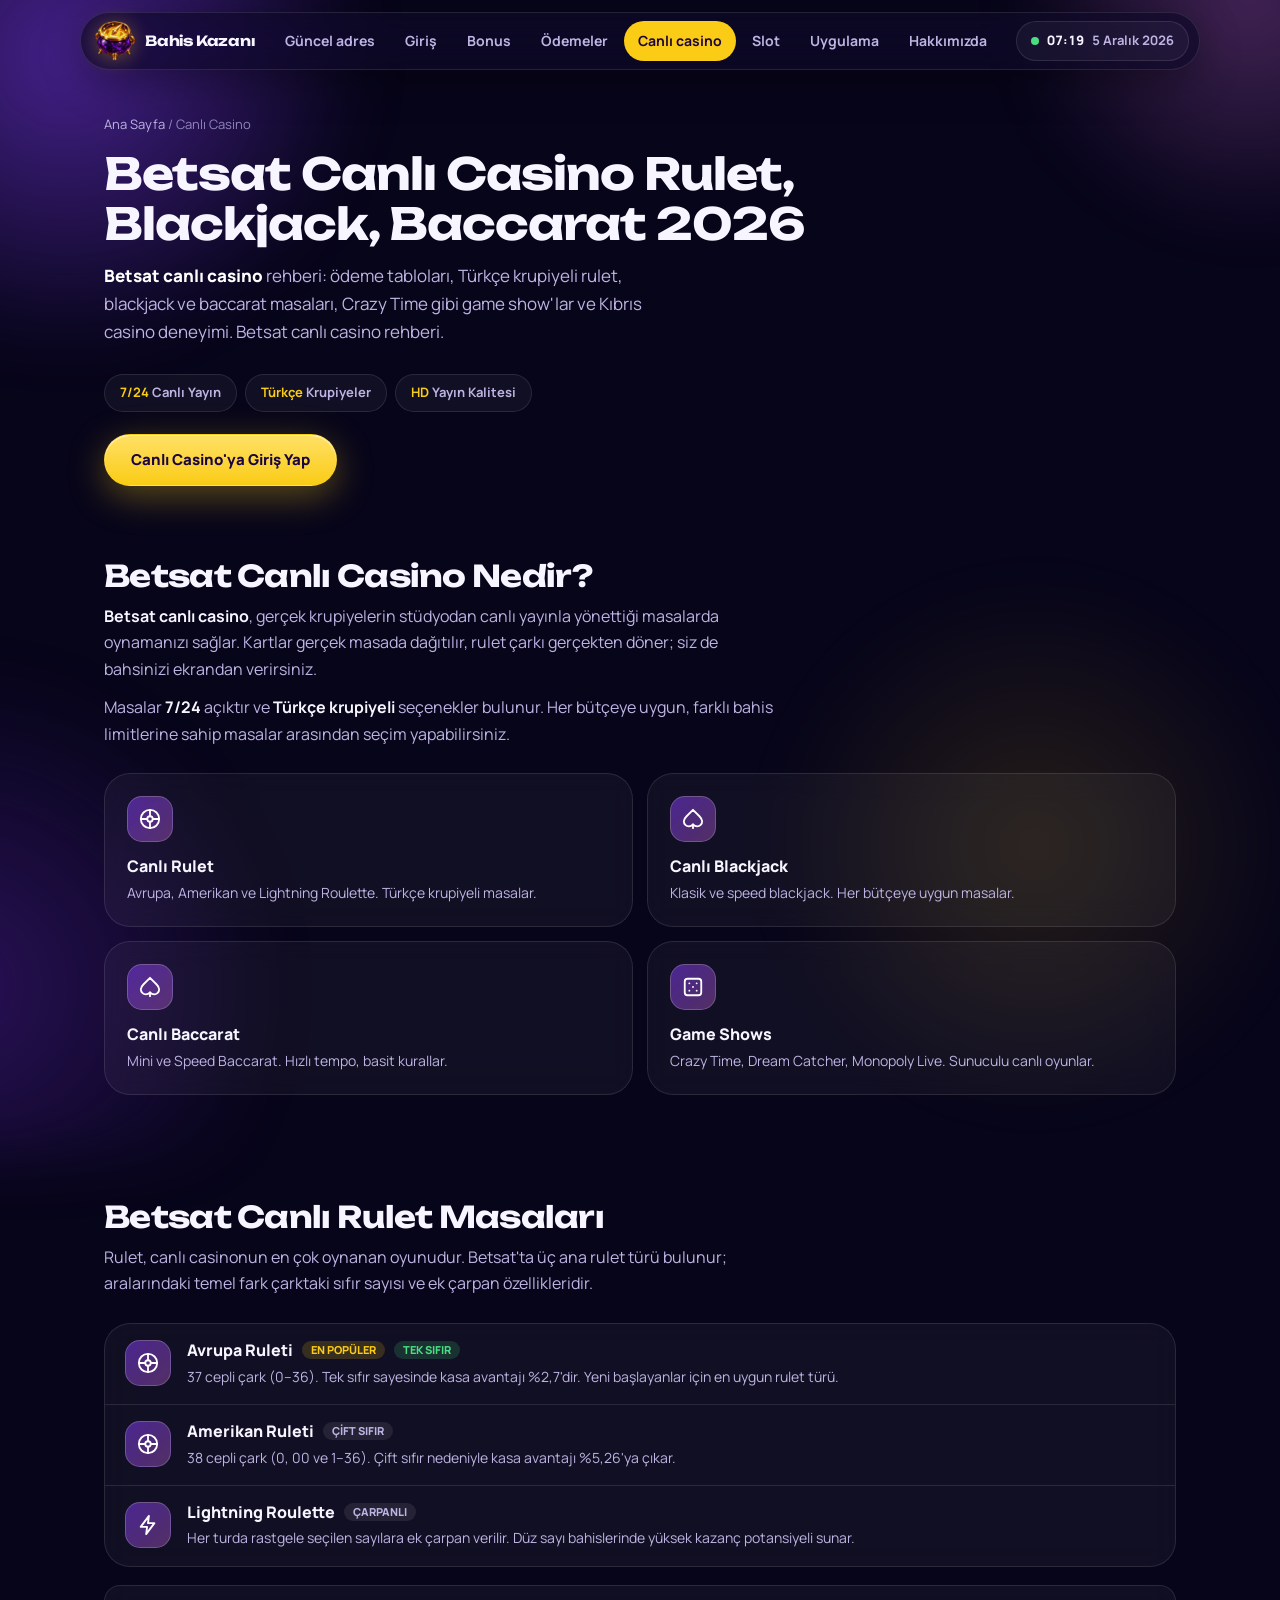
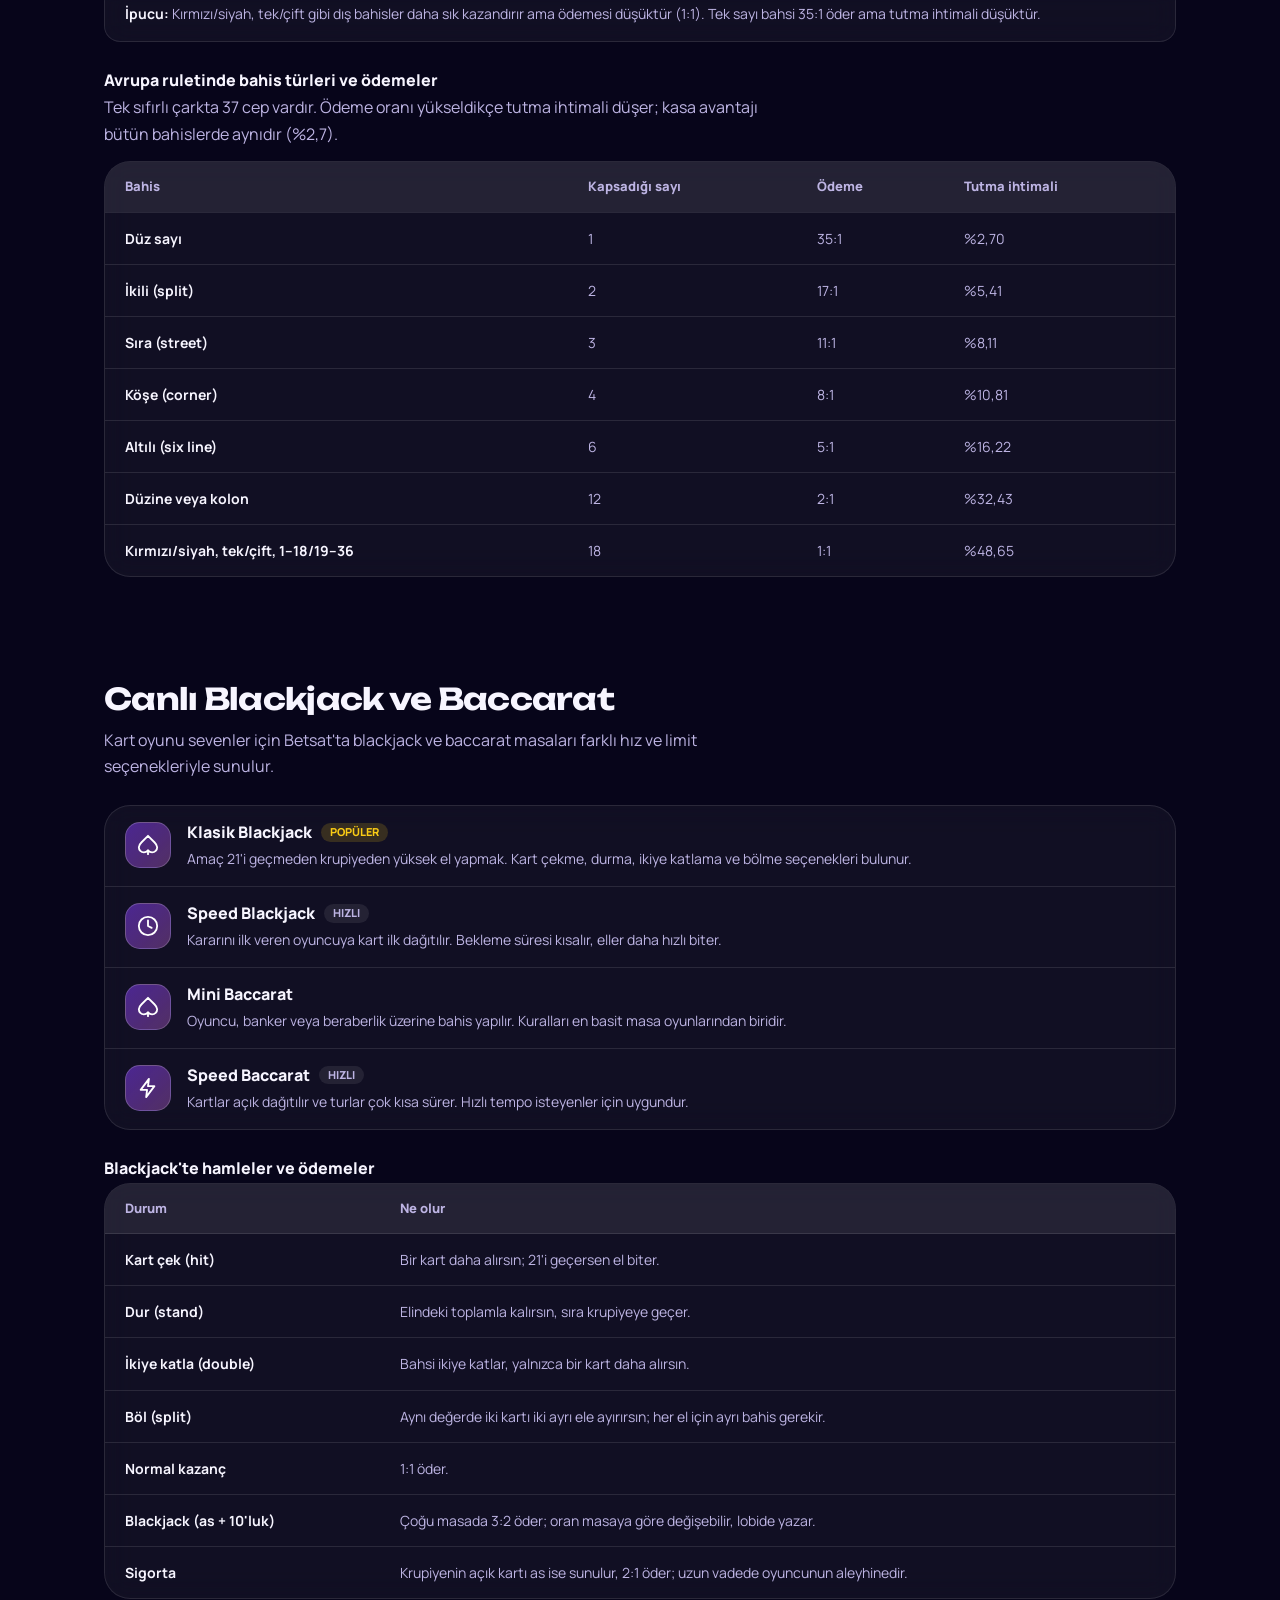
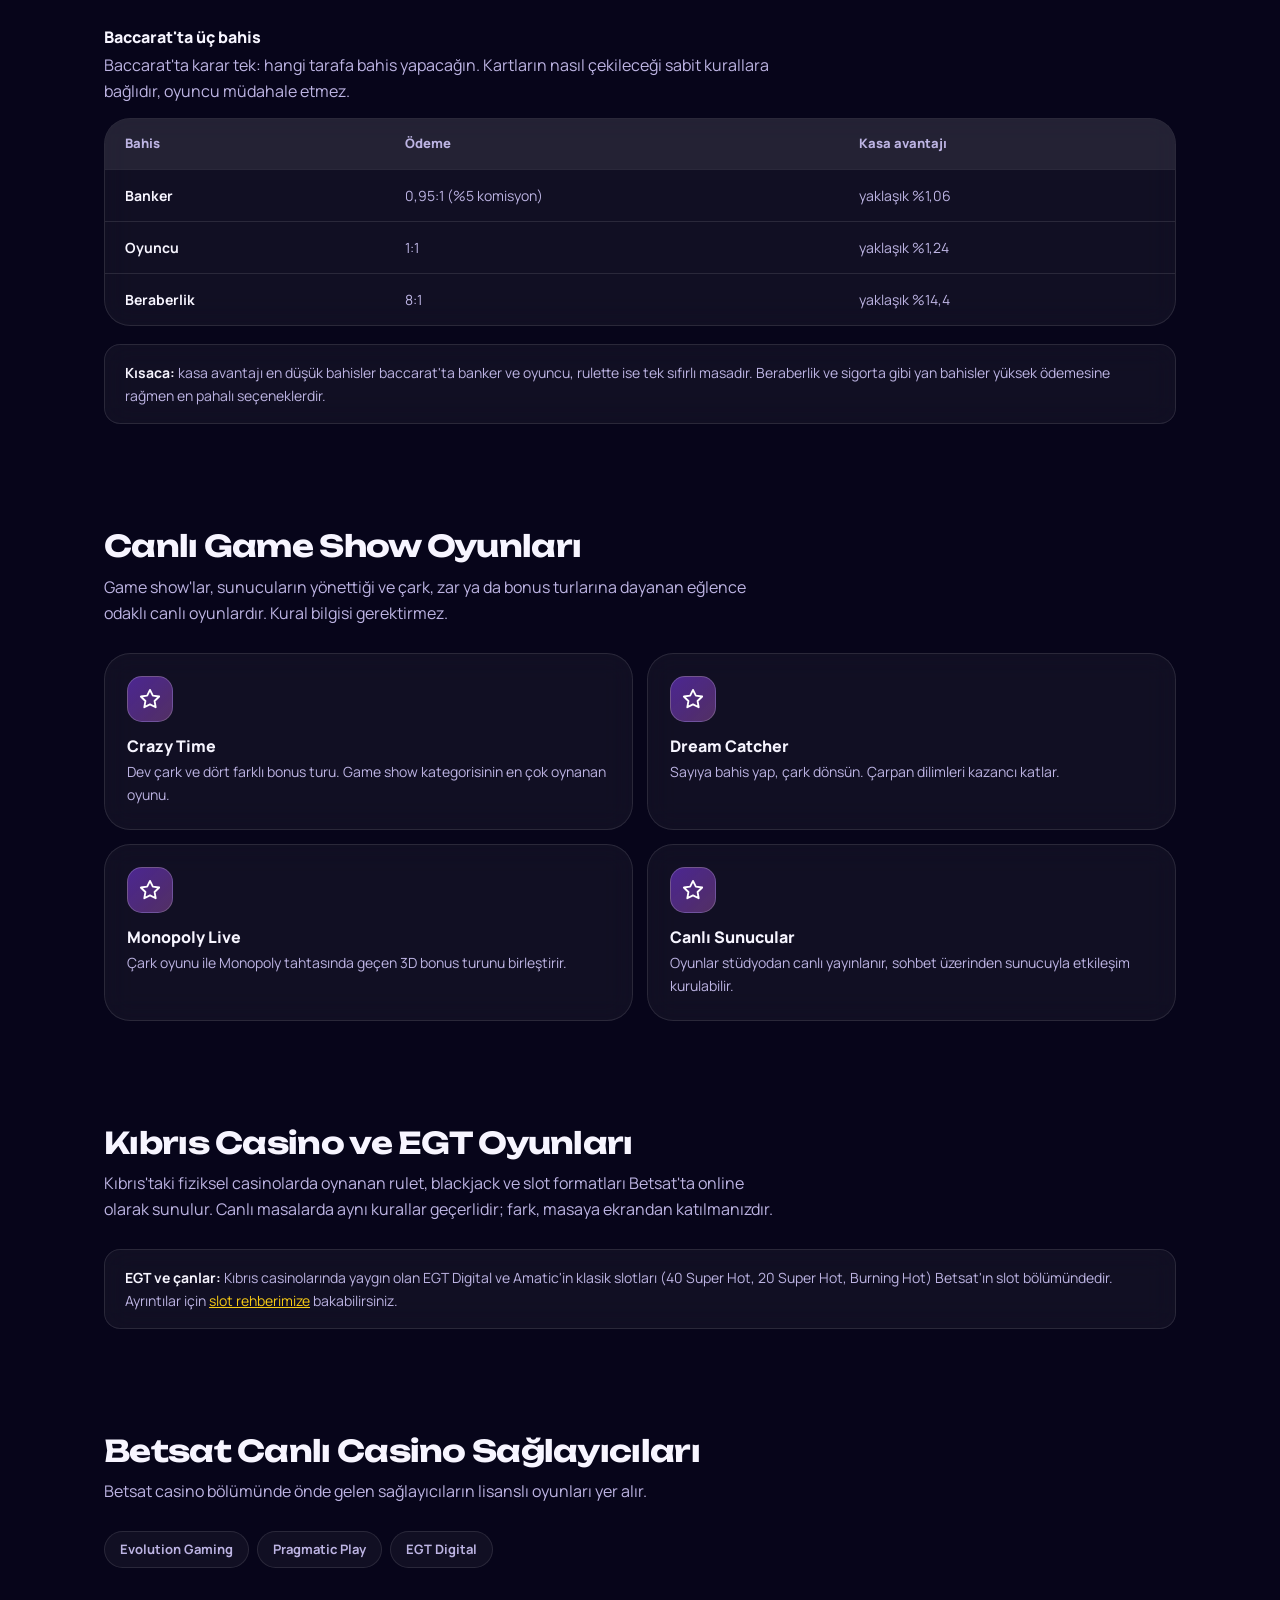
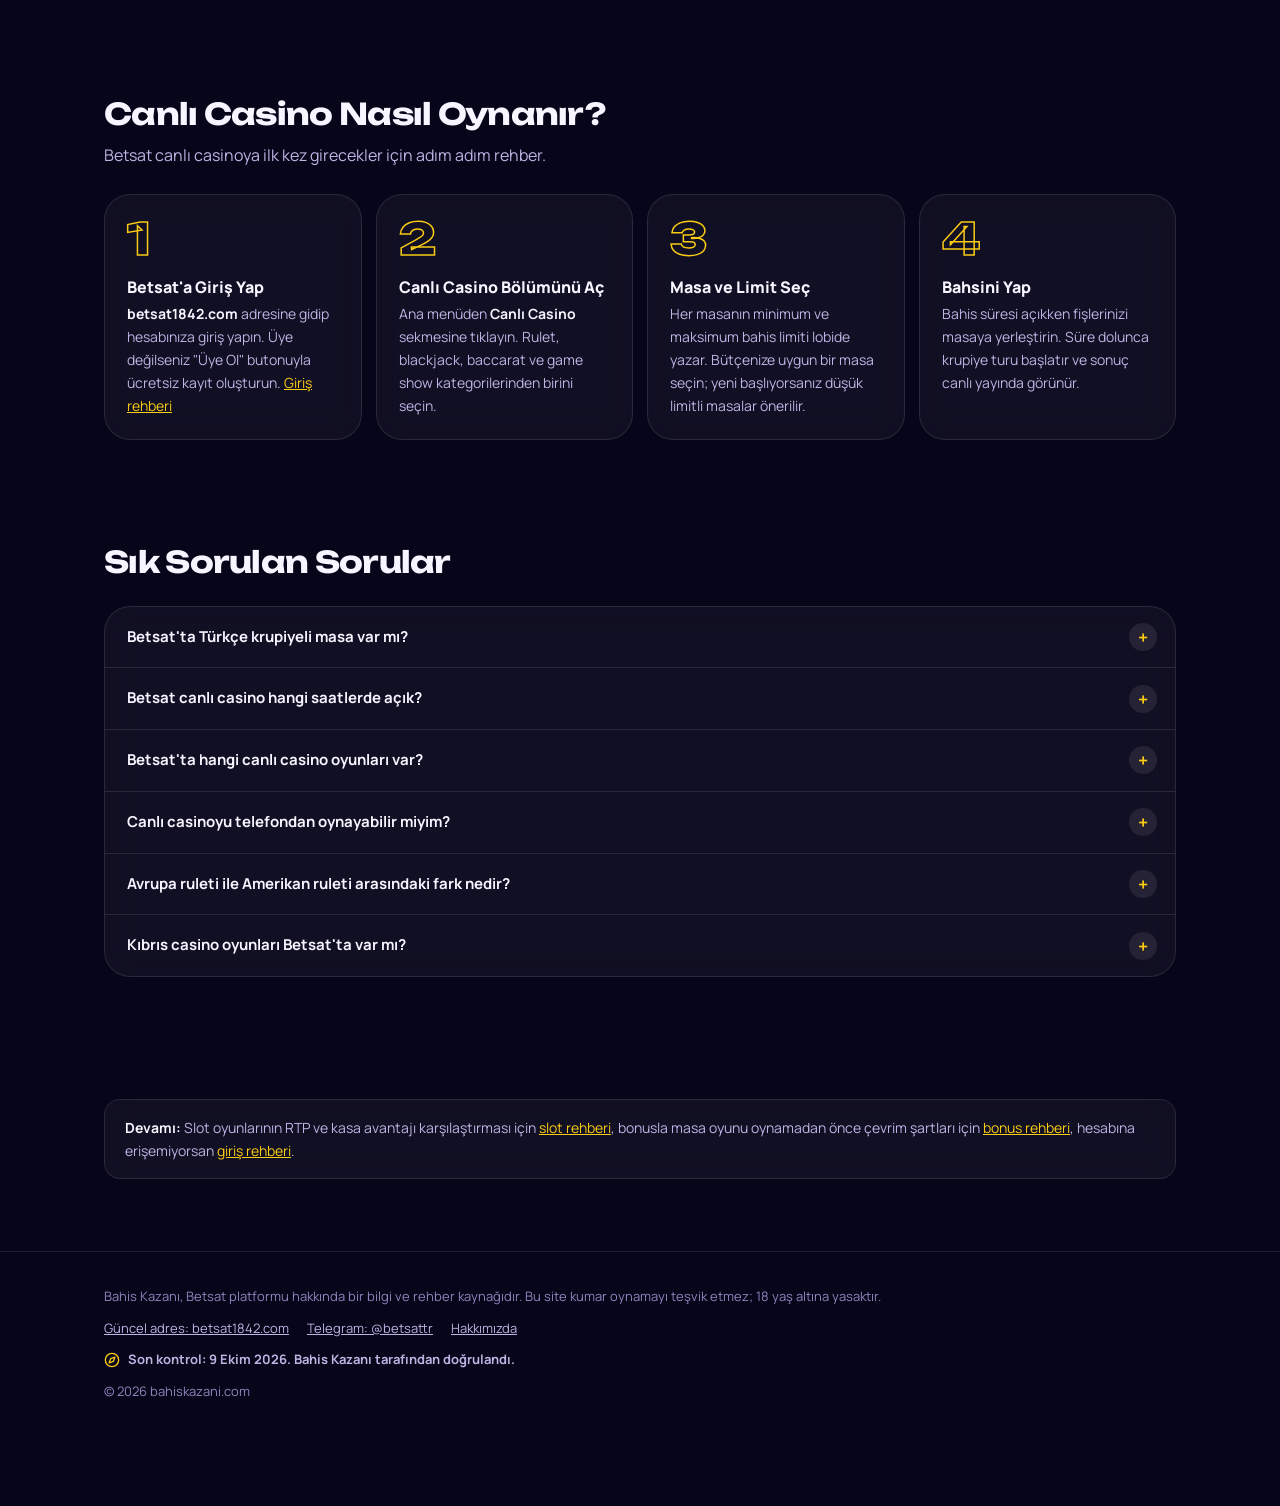
<file: betsat-canli-casino/index.html>
<!DOCTYPE html>
<html lang="tr">
<head>
<meta charset="utf-8"/>
<meta content="width=device-width, initial-scale=1.0" name="viewport"/>
<title>Betsat Canlı Casino 2026 | Rulet, Blackjack, Baccarat Rehberi</title>
<meta content="Betsat canlı casino rehberi 2026. Türkçe krupiyeli rulet, blackjack, baccarat masaları, Crazy Time gibi game show'lar ve Kıbrıs casino oyunları." name="description"/>
<meta content="index, follow" name="robots"/>
<link href="https://bahiskazani.com/betsat-canli-casino/" rel="canonical"/>
<meta content="Betsat Canlı Casino 2026 | Rulet, Blackjack, Baccarat Rehberi" property="og:title"/>
<meta content="Betsat canlı casino rehberi. Türkçe krupiyeli rulet, blackjack, baccarat ve game show oyunları." property="og:description"/>
<meta content="https://bahiskazani.com/betsat-canli-casino/" property="og:url"/>
<meta content="article" property="og:type"/>
<meta content="Bahis Kazanı" property="og:site_name"/>
<meta content="2026-10-09" name="article:modified_time"/>
<script type="application/ld+json">
  {"@context":"https://schema.org","@type":"BreadcrumbList","itemListElement":[{"@type":"ListItem","position":1,"name":"Ana Sayfa","item":"https://bahiskazani.com/"},{"@type":"ListItem","position":2,"name":"Betsat Canlı Casino","item":"https://bahiskazani.com/betsat-canli-casino/"}]}
  </script>
<script type="application/ld+json">
  {"@context":"https://schema.org","@type":"FAQPage","mainEntity":[{"@type":"Question","name":"Betsat'ta Türkçe krupiyeli masa var mı?","acceptedAnswer":{"@type":"Answer","text":"Evet, Betsat canlı casino bölümünde Türkçe krupiyeli rulet, blackjack ve baccarat masaları bulunmaktadır."}},{"@type":"Question","name":"Betsat canlı casino hangi saatlerde açık?","acceptedAnswer":{"@type":"Answer","text":"Canlı casino masaları 7/24 kesintisiz yayındadır."}},{"@type":"Question","name":"Betsat'ta hangi canlı casino oyunları var?","acceptedAnswer":{"@type":"Answer","text":"Avrupa, Amerikan ve Lightning Roulette; klasik ve speed blackjack; Mini ve Speed Baccarat ile Crazy Time, Dream Catcher ve Monopoly Live gibi game show'lar mevcuttur."}},{"@type":"Question","name":"Avrupa ruleti ile Amerikan ruleti arasındaki fark nedir?","acceptedAnswer":{"@type":"Answer","text":"Avrupa ruletinde tek sıfır (37 cep), Amerikan ruletinde çift sıfır (38 cep) vardır. Bu yüzden Avrupa ruletinde kasa avantajı daha düşüktür."}}]}
  </script>
<script type="application/ld+json">
  {"@context":"https://schema.org","@type":"WebPage","name":"Betsat Canlı Casino 2026","url":"https://bahiskazani.com/betsat-canli-casino/","description":"Türkçe krupiyeli rulet, blackjack, baccarat ve game show oyunları rehberi.","inLanguage":"tr","dateModified":"2026-10-09"}
  </script>
<link href="https://fonts.googleapis.com" rel="preconnect"/>
<link crossorigin="" href="https://fonts.gstatic.com" rel="preconnect"/>
<link href="https://fonts.googleapis.com/css2?family=Unbounded:wght@600;700;800&amp;family=Manrope:wght@400;600;700;800&amp;display=swap" rel="stylesheet"/>
<link href="/style.css?v=11" rel="stylesheet"/>
<link href="/favicon.ico" rel="icon" sizes="48x48"/>
<link href="/icon-192.png" rel="icon" sizes="192x192" type="image/png"/>
<link href="/apple-touch-icon.png" rel="apple-touch-icon"/>
<meta content="https://bahiskazani.com/og.jpg" property="og:image"/>
<meta content="1200" property="og:image:width"/>
<meta content="630" property="og:image:height"/>
<meta content="summary_large_image" name="twitter:card"/>
<!-- Google tag (gtag.js) -->
<script async="" src="https://www.googletagmanager.com/gtag/js?id=G-H2N33LB95Q"></script>
<script>
  window.dataLayer = window.dataLayer || [];
  function gtag(){dataLayer.push(arguments);}
  gtag('js', new Date());
  gtag('config', 'G-H2N33LB95Q');
</script>
</head>
<body>
<header class="top">
<div class="top-in">
<a class="brand" href="/"><img alt="" class="brand-mark" height="40" src="/logo.png" width="40"/>Bahis Kazanı</a>
<nav aria-label="Rehberler" class="nav">
<a href="/">Güncel adres</a>
<a href="/betsat-giris/">Giriş</a>
<a href="/betsat-bonus/">Bonus</a>
<a href="/betsat-para-yatirma-cekme/">Ödemeler</a>
<a aria-current="page" href="/betsat-canli-casino/">Canlı casino</a>
<a href="/betsat-slot/">Slot</a>
<a href="/betsat-uygulama/">Uygulama</a>
<a href="/hakkimizda/">Hakkımızda</a>
</nav>
<a class="btn btn-go btn-s top-cta" data-cta="ust-menu" href="https://bsafcdn.com/C.ashx?btag=a_9477b_678c_&amp;affid=20402&amp;siteid=9477&amp;adid=678&amp;c=" rel="sponsored nofollow noopener" target="_blank" title="betsat1842.com">Giriş yap</a>
<div aria-label="Türkiye saati" class="clock-pill num"><span class="live"></span><b data-time-short="">--:--</b><span class="cp-date" data-date=""></span></div>
</div>
</header>
<main>
<section class="hero"><div class="wrap"><nav aria-label="breadcrumb" class="crumb"><a href="/">Ana Sayfa</a> / <span>Canlı Casino</span></nav><h1>Betsat Canlı Casino Rulet, Blackjack, Baccarat 2026</h1><p class="lead"><strong>Betsat canlı casino</strong> rehberi: ödeme tabloları, Türkçe krupiyeli rulet, blackjack ve baccarat masaları, Crazy Time gibi game show'lar ve Kıbrıs casino deneyimi. Betsat canlı casino rehberi.</p><div class="chips"><span class="chip"><b>7/24</b> Canlı Yayın</span><span class="chip"><b>Türkçe</b> Krupiyeler</span><span class="chip"><b>HD</b> Yayın Kalitesi</span></div><div class="actions"><a class="btn btn-go" data-cta="sayfa-ici" href="https://bsafcdn.com/C.ashx?btag=a_9477b_678c_&amp;affid=20402&amp;siteid=9477&amp;adid=678&amp;c=" rel="sponsored nofollow noopener" target="_blank">Canlı Casino'ya Giriş Yap</a></div></div></section>
<section class="sec"><div class="wrap">
<div class="sec-head"><h2>Betsat Canlı Casino Nedir?</h2><p><strong>Betsat canlı casino</strong>, gerçek krupiyelerin stüdyodan canlı yayınla yönettiği masalarda oynamanızı sağlar. Kartlar gerçek masada dağıtılır, rulet çarkı gerçekten döner; siz de bahsinizi ekrandan verirsiniz.</p><p>Masalar <strong>7/24</strong> açıktır ve <strong>Türkçe krupiyeli</strong> seçenekler bulunur. Her bütçeye uygun, farklı bahis limitlerine sahip masalar arasından seçim yapabilirsiniz.</p></div>
<div class="grid grid-2">
<div class="card">
<span class="ico"><span class="i i-wheel"></span></span>
<h3>Canlı Rulet</h3>
<p>Avrupa, Amerikan ve Lightning Roulette. Türkçe krupiyeli masalar.</p>
</div>
<div class="card">
<span class="ico"><span class="i i-spade"></span></span>
<h3>Canlı Blackjack</h3>
<p>Klasik ve speed blackjack. Her bütçeye uygun masalar.</p>
</div>
<div class="card">
<span class="ico"><span class="i i-spade"></span></span>
<h3>Canlı Baccarat</h3>
<p>Mini ve Speed Baccarat. Hızlı tempo, basit kurallar.</p>
</div>
<div class="card">
<span class="ico"><span class="i i-dice"></span></span>
<h3>Game Shows</h3>
<p>Crazy Time, Dream Catcher, Monopoly Live. Sunuculu canlı oyunlar.</p>
</div>
</div>
</div></section>
<section class="sec"><div class="wrap">
<div class="sec-head"><h2>Betsat Canlı Rulet Masaları</h2><p>Rulet, canlı casinonun en çok oynanan oyunudur. Betsat'ta üç ana rulet türü bulunur; aralarındaki temel fark çarktaki sıfır sayısı ve ek çarpan özellikleridir.</p></div>
<div class="rows">
<div class="row">
<span class="ico"><span class="i i-wheel"></span></span>
<div>
<h3>Avrupa Ruleti <span class="tag tag-y">EN POPÜLER</span> <span class="tag tag-g">TEK SIFIR</span></h3>
<p>37 cepli çark (0–36). Tek sıfır sayesinde kasa avantajı %2,7'dir. Yeni başlayanlar için en uygun rulet türü.</p>
</div>
</div>
<div class="row">
<span class="ico"><span class="i i-wheel"></span></span>
<div>
<h3>Amerikan Ruleti <span class="tag">ÇİFT SIFIR</span></h3>
<p>38 cepli çark (0, 00 ve 1–36). Çift sıfır nedeniyle kasa avantajı %5,26'ya çıkar.</p>
</div>
</div>
<div class="row">
<span class="ico"><span class="i i-bolt"></span></span>
<div>
<h3>Lightning Roulette <span class="tag">ÇARPANLI</span></h3>
<p>Her turda rastgele seçilen sayılara ek çarpan verilir. Düz sayı bahislerinde yüksek kazanç potansiyeli sunar.</p>
</div>
</div>
</div>
<div class="note">
<p> <strong>İpucu:</strong> Kırmızı/siyah, tek/çift gibi dış bahisler daha sık kazandırır ama ödemesi düşüktür (1:1). Tek sayı bahsi 35:1 öder ama tutma ihtimali düşüktür.</p>
</div>
<h3 style="margin-top:28px">Avrupa ruletinde bahis türleri ve ödemeler</h3>
<p style="margin-bottom:14px">Tek sıfırlı çarkta 37 cep vardır. Ödeme oranı yükseldikçe tutma ihtimali düşer; kasa avantajı bütün bahislerde aynıdır (%2,7).</p>
<div class="table-wrap"><table class="table">
<thead><tr><th>Bahis</th><th>Kapsadığı sayı</th><th>Ödeme</th><th>Tutma ihtimali</th></tr></thead>
<tbody>
<tr><td>Düz sayı</td><td>1</td><td>35:1</td><td>%2,70</td></tr>
<tr><td>İkili (split)</td><td>2</td><td>17:1</td><td>%5,41</td></tr>
<tr><td>Sıra (street)</td><td>3</td><td>11:1</td><td>%8,11</td></tr>
<tr><td>Köşe (corner)</td><td>4</td><td>8:1</td><td>%10,81</td></tr>
<tr><td>Altılı (six line)</td><td>6</td><td>5:1</td><td>%16,22</td></tr>
<tr><td>Düzine veya kolon</td><td>12</td><td>2:1</td><td>%32,43</td></tr>
<tr><td>Kırmızı/siyah, tek/çift, 1–18/19–36</td><td>18</td><td>1:1</td><td>%48,65</td></tr>
</tbody></table></div>
</div></section>
<section class="sec"><div class="wrap">
<div class="sec-head"><h2>Canlı Blackjack ve Baccarat</h2><p>Kart oyunu sevenler için Betsat'ta blackjack ve baccarat masaları farklı hız ve limit seçenekleriyle sunulur.</p></div>
<div class="rows">
<div class="row">
<span class="ico"><span class="i i-spade"></span></span>
<div>
<h3>Klasik Blackjack <span class="tag tag-y">POPÜLER</span></h3>
<p>Amaç 21'i geçmeden krupiyeden yüksek el yapmak. Kart çekme, durma, ikiye katlama ve bölme seçenekleri bulunur.</p>
</div>
</div>
<div class="row">
<span class="ico"><span class="i i-clock"></span></span>
<div>
<h3>Speed Blackjack <span class="tag">HIZLI</span></h3>
<p>Kararını ilk veren oyuncuya kart ilk dağıtılır. Bekleme süresi kısalır, eller daha hızlı biter.</p>
</div>
</div>
<div class="row">
<span class="ico"><span class="i i-spade"></span></span>
<div>
<h3>Mini Baccarat</h3>
<p>Oyuncu, banker veya beraberlik üzerine bahis yapılır. Kuralları en basit masa oyunlarından biridir.</p>
</div>
</div>
<div class="row">
<span class="ico"><span class="i i-bolt"></span></span>
<div>
<h3>Speed Baccarat <span class="tag">HIZLI</span></h3>
<p>Kartlar açık dağıtılır ve turlar çok kısa sürer. Hızlı tempo isteyenler için uygundur.</p>
</div>
</div>
</div>
<h3 style="margin-top:28px">Blackjack'te hamleler ve ödemeler</h3>
<div class="table-wrap"><table class="table">
<thead><tr><th>Durum</th><th>Ne olur</th></tr></thead>
<tbody>
<tr><td>Kart çek (hit)</td><td>Bir kart daha alırsın; 21'i geçersen el biter.</td></tr>
<tr><td>Dur (stand)</td><td>Elindeki toplamla kalırsın, sıra krupiyeye geçer.</td></tr>
<tr><td>İkiye katla (double)</td><td>Bahsi ikiye katlar, yalnızca bir kart daha alırsın.</td></tr>
<tr><td>Böl (split)</td><td>Aynı değerde iki kartı iki ayrı ele ayırırsın; her el için ayrı bahis gerekir.</td></tr>
<tr><td>Normal kazanç</td><td>1:1 öder.</td></tr>
<tr><td>Blackjack (as + 10'luk)</td><td>Çoğu masada 3:2 öder; oran masaya göre değişebilir, lobide yazar.</td></tr>
<tr><td>Sigorta</td><td>Krupiyenin açık kartı as ise sunulur, 2:1 öder; uzun vadede oyuncunun aleyhinedir.</td></tr>
</tbody></table></div>
<h3 style="margin-top:28px">Baccarat'ta üç bahis</h3>
<p style="margin-bottom:14px">Baccarat'ta karar tek: hangi tarafa bahis yapacağın. Kartların nasıl çekileceği sabit kurallara bağlıdır, oyuncu müdahale etmez.</p>
<div class="table-wrap"><table class="table">
<thead><tr><th>Bahis</th><th>Ödeme</th><th>Kasa avantajı</th></tr></thead>
<tbody>
<tr><td>Banker</td><td>0,95:1 (%5 komisyon)</td><td>yaklaşık %1,06</td></tr>
<tr><td>Oyuncu</td><td>1:1</td><td>yaklaşık %1,24</td></tr>
<tr><td>Beraberlik</td><td>8:1</td><td>yaklaşık %14,4</td></tr>
</tbody></table></div>
<div class="note"><p><strong>Kısaca:</strong> kasa avantajı en düşük bahisler baccarat'ta banker ve oyuncu, rulette ise tek sıfırlı masadır. Beraberlik ve sigorta gibi yan bahisler yüksek ödemesine rağmen en pahalı seçeneklerdir.</p></div>
</div></section>
<section class="sec"><div class="wrap">
<div class="sec-head"><h2>Canlı Game Show Oyunları</h2><p>Game show'lar, sunucuların yönettiği ve çark, zar ya da bonus turlarına dayanan eğlence odaklı canlı oyunlardır. Kural bilgisi gerektirmez.</p></div>
<div class="grid grid-2">
<div class="card">
<span class="ico"><span class="i i-star"></span></span>
<h3>Crazy Time</h3>
<p>Dev çark ve dört farklı bonus turu. Game show kategorisinin en çok oynanan oyunu.</p>
</div>
<div class="card">
<span class="ico"><span class="i i-star"></span></span>
<h3>Dream Catcher</h3>
<p>Sayıya bahis yap, çark dönsün. Çarpan dilimleri kazancı katlar.</p>
</div>
<div class="card">
<span class="ico"><span class="i i-star"></span></span>
<h3>Monopoly Live</h3>
<p>Çark oyunu ile Monopoly tahtasında geçen 3D bonus turunu birleştirir.</p>
</div>
<div class="card">
<span class="ico"><span class="i i-star"></span></span>
<h3>Canlı Sunucular</h3>
<p>Oyunlar stüdyodan canlı yayınlanır, sohbet üzerinden sunucuyla etkileşim kurulabilir.</p>
</div>
</div>
</div></section>
<section class="sec"><div class="wrap">
<div class="sec-head"><h2>Kıbrıs Casino ve EGT Oyunları</h2><p>Kıbrıs'taki fiziksel casinolarda oynanan rulet, blackjack ve slot formatları Betsat'ta online olarak sunulur. Canlı masalarda aynı kurallar geçerlidir; fark, masaya ekrandan katılmanızdır.</p></div>
<div class="note">
<p> <strong>EGT ve çanlar:</strong> Kıbrıs casinolarında yaygın olan EGT Digital ve Amatic'in klasik slotları (40 Super Hot, 20 Super Hot, Burning Hot) Betsat'ın slot bölümündedir. Ayrıntılar için <a href="/betsat-slot/">slot rehberimize</a> bakabilirsiniz.</p>
</div>
</div></section>
<section class="sec"><div class="wrap">
<div class="sec-head"><h2>Betsat Canlı Casino Sağlayıcıları</h2><p>Betsat casino bölümünde önde gelen sağlayıcıların lisanslı oyunları yer alır.</p></div>
<div class="chips">
<span class="chip"> Evolution Gaming</span>
<span class="chip"> Pragmatic Play</span>
<span class="chip"> EGT Digital</span>
</div>
</div></section>
<section class="sec"><div class="wrap">
<div class="sec-head"><h2>Canlı Casino Nasıl Oynanır?</h2><p>Betsat canlı casinoya ilk kez girecekler için adım adım rehber.</p></div>
<ol class="steps">
<li><div>
<h3>Betsat'a Giriş Yap</h3>
<p><strong>betsat1842.com</strong> adresine gidip hesabınıza giriş yapın. Üye değilseniz "Üye Ol" butonuyla ücretsiz kayıt oluşturun. <a href="/betsat-giris/">Giriş rehberi </a></p>
</div></li>
<li><div>
<h3>Canlı Casino Bölümünü Aç</h3>
<p>Ana menüden <strong>Canlı Casino</strong> sekmesine tıklayın. Rulet, blackjack, baccarat ve game show kategorilerinden birini seçin.</p>
</div></li>
<li><div>
<h3>Masa ve Limit Seç</h3>
<p>Her masanın minimum ve maksimum bahis limiti lobide yazar. Bütçenize uygun bir masa seçin; yeni başlıyorsanız düşük limitli masalar önerilir.</p>
</div></li>
<li><div>
<h3>Bahsini Yap</h3>
<p>Bahis süresi açıkken fişlerinizi masaya yerleştirin. Süre dolunca krupiye turu başlatır ve sonuç canlı yayında görünür.</p>
</div></li>
</ol>
</div></section>
<section class="sec"><div class="wrap">
<div class="sec-head"><h2>Sık Sorulan Sorular</h2></div>
<div class="faq">
<details>
<summary>Betsat'ta Türkçe krupiyeli masa var mı?</summary>
<p>Evet, Betsat canlı casino bölümünde Türkçe krupiyeli rulet, blackjack ve baccarat masaları bulunmaktadır.</p>
</details>
<details>
<summary>Betsat canlı casino hangi saatlerde açık?</summary>
<p>Canlı casino masaları 7/24 kesintisiz yayındadır. Günün her saatinde açık masa bulabilirsiniz.</p>
</details>
<details>
<summary>Betsat'ta hangi canlı casino oyunları var?</summary>
<p>Avrupa, Amerikan ve Lightning Roulette; klasik ve speed blackjack; Mini ve Speed Baccarat ile Crazy Time, Dream Catcher ve Monopoly Live gibi game show'lar mevcuttur.</p>
</details>
<details>
<summary>Canlı casinoyu telefondan oynayabilir miyim?</summary>
<p>Evet, mobil tarayıcıdan veya Betsat mobil uygulamasından oynayabilirsiniz. Kurulum için <a href="/betsat-uygulama/">uygulama rehberimize</a> bakın.</p>
</details>
<details>
<summary>Avrupa ruleti ile Amerikan ruleti arasındaki fark nedir?</summary>
<p>Avrupa ruletinde tek sıfır (37 cep), Amerikan ruletinde çift sıfır (38 cep) vardır. Bu yüzden Avrupa ruletinde kasa avantajı daha düşüktür.</p>
</details>
<details>
<summary>Kıbrıs casino oyunları Betsat'ta var mı?</summary>
<p>Kıbrıs casinolarında oynanan rulet, blackjack ve slot formatları Betsat'ta online olarak sunulmaktadır. EGT slotları için <a href="/betsat-slot/">slot rehberimizi</a> inceleyin.</p>
</details>
</div>
</div></section>
<section class="sec"><div class="wrap"><div class="note"><p><strong>Devamı:</strong> Slot oyunlarının RTP ve kasa avantajı karşılaştırması için <a href="/betsat-slot/">slot rehberi</a>, bonusla masa oyunu oynamadan önce çevrim şartları için <a href="/betsat-bonus/">bonus rehberi</a>, hesabına erişemiyorsan <a href="/betsat-giris/">giriş rehberi</a>.</p></div></div></section>
</main>
<footer class="foot">
<div class="wrap">
<p>Bahis Kazanı, Betsat platformu hakkında bir bilgi ve rehber kaynağıdır. Bu site kumar oynamayı teşvik etmez; 18 yaş altına yasaktır.</p>
<nav aria-label="Alt bağlantılar">
<a data-cta="footer" href="https://bsafcdn.com/C.ashx?btag=a_9477b_678c_&amp;affid=20402&amp;siteid=9477&amp;adid=678&amp;c=" rel="sponsored nofollow noopener" target="_blank">Güncel adres: betsat1842.com</a>
<a href="https://t.me/betsattr" rel="noopener" target="_blank">Telegram: @betsattr</a>
<a href="/hakkimizda/">Hakkımızda</a>
</nav>
<p class="seal"><span class="i i-compass"></span>Son kontrol: 9 Ekim 2026. Bahis Kazanı tarafından doğrulandı.</p>
<p>© 2026 bahiskazani.com</p>
</div>
</footer>
<div class="dock">
<div><b>betsat1842.com</b>Güncel adres, 9 Ekim</div>
<a class="btn btn-go btn-s" data-cta="alt-cubuk" href="https://bsafcdn.com/C.ashx?btag=a_9477b_678c_&amp;affid=20402&amp;siteid=9477&amp;adid=678&amp;c=" rel="sponsored nofollow noopener" target="_blank">Giriş yap</a>
</div>
<script defer="" src="/site.js?v=8"></script>
</body>
</html>
</file>
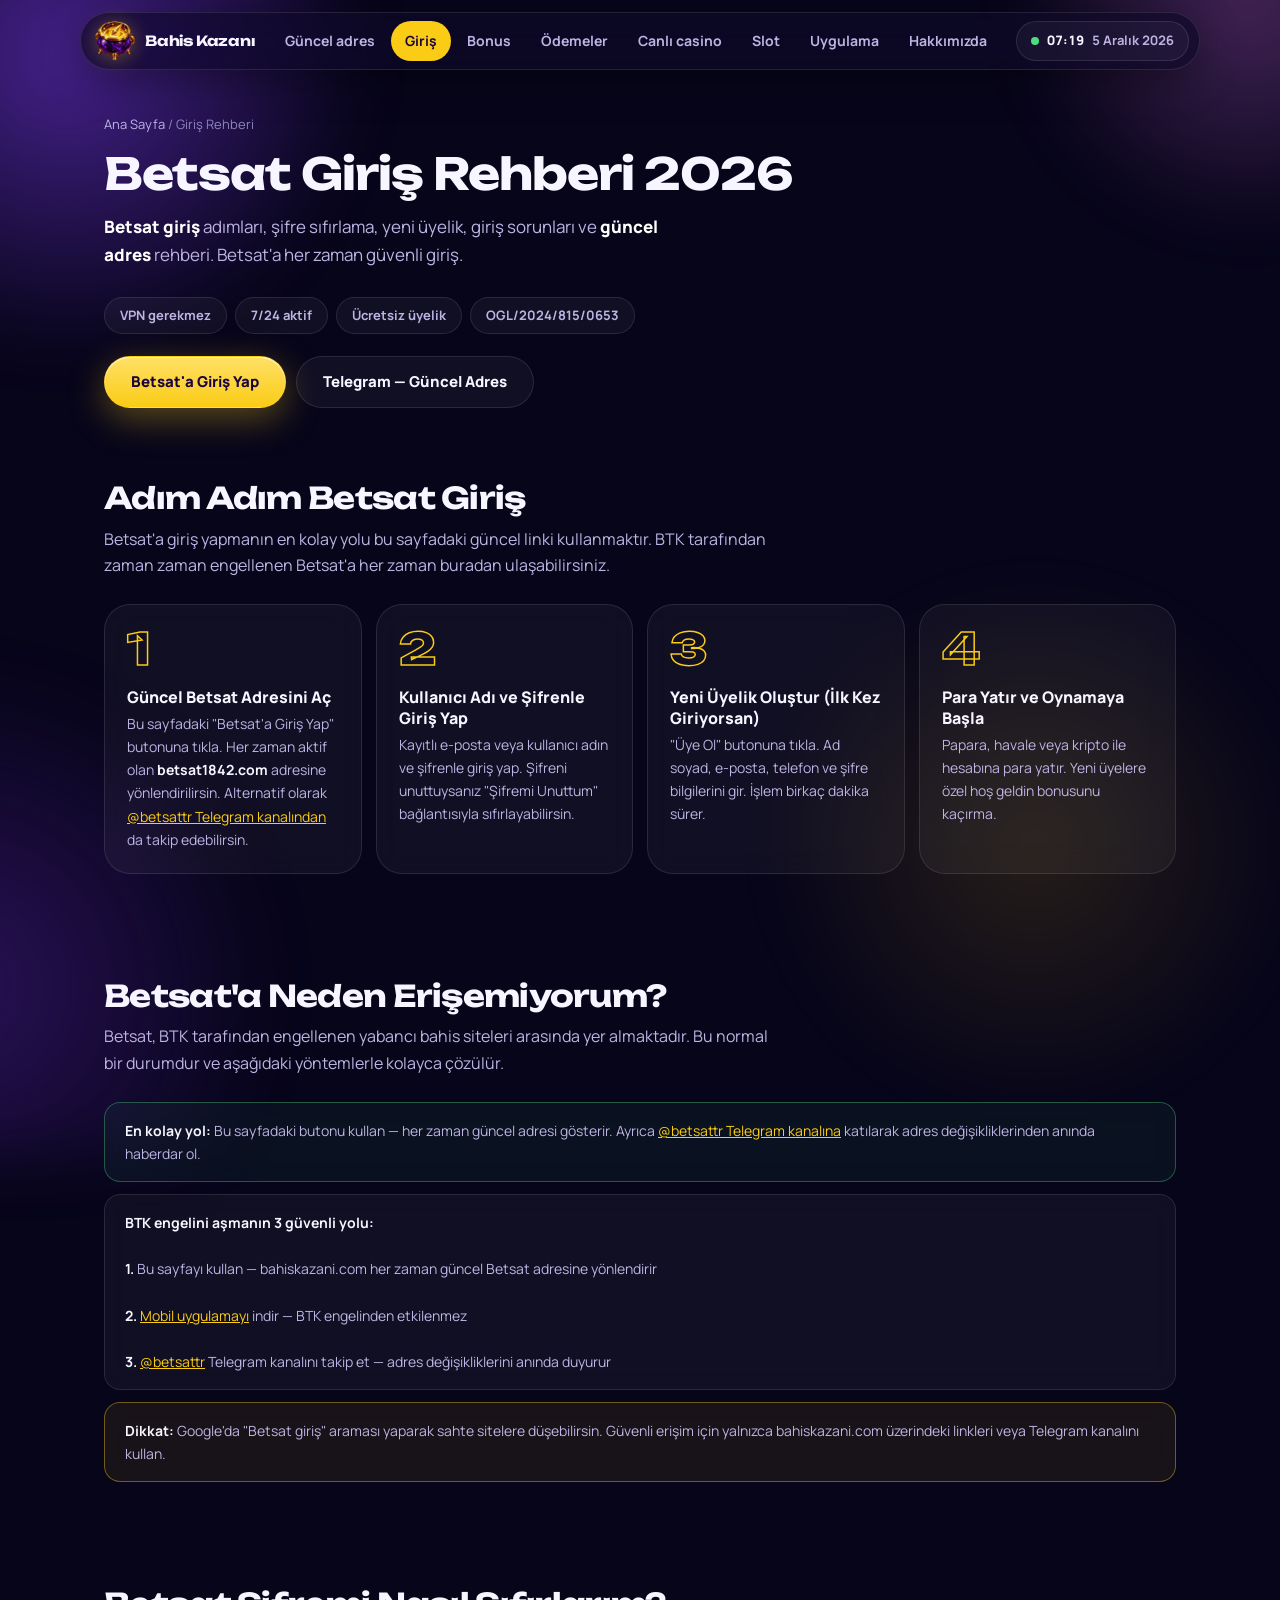
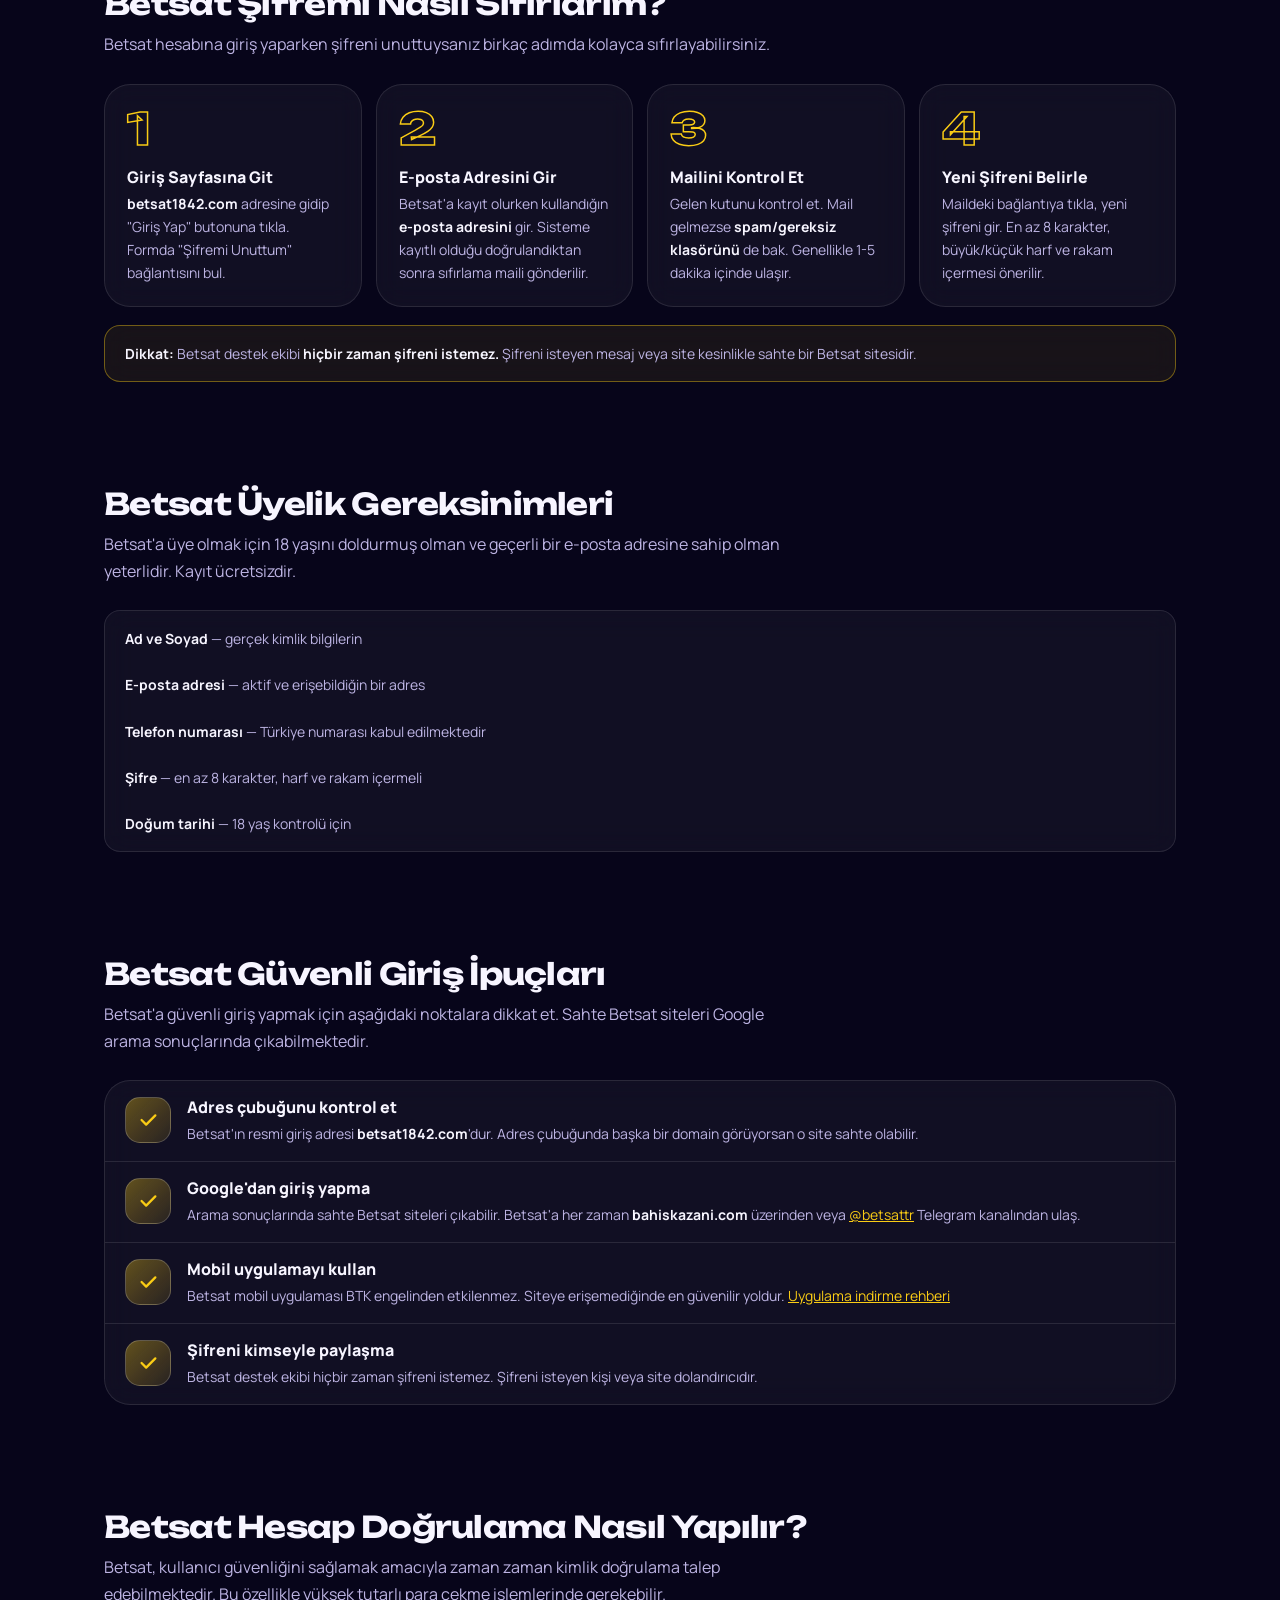
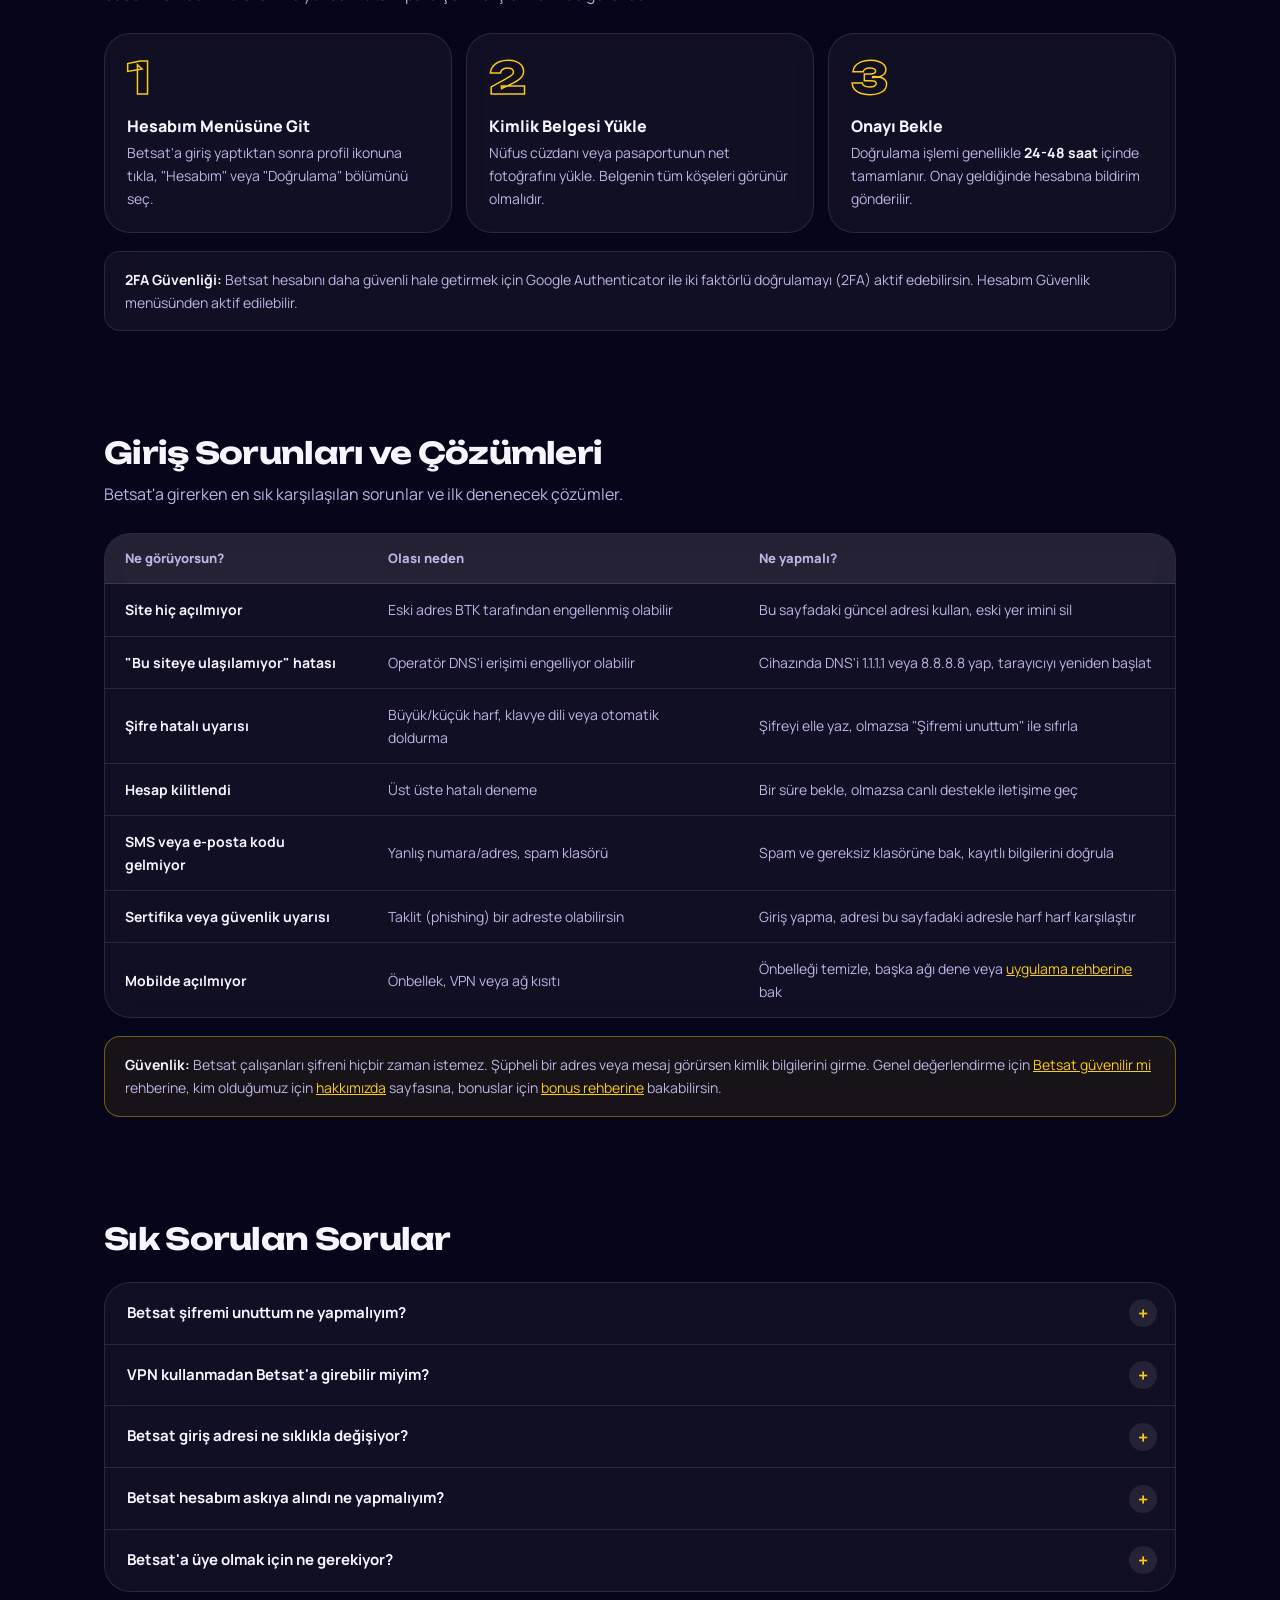
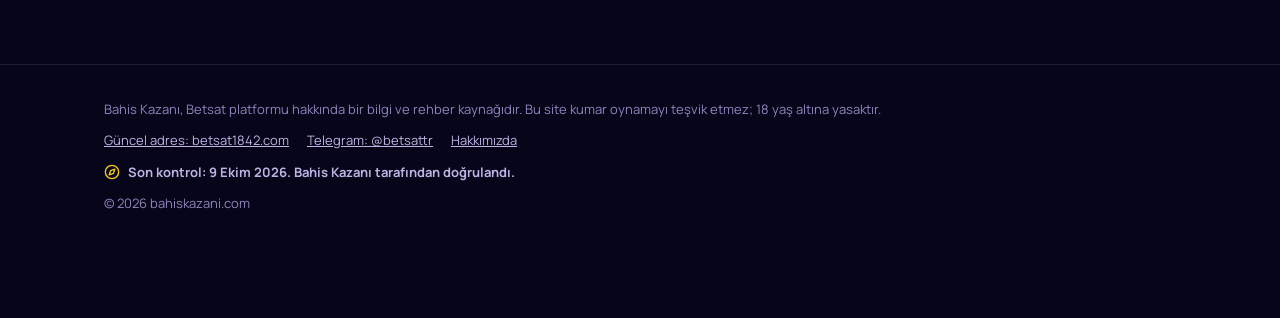
<file: betsat-giris/index.html>
<!DOCTYPE html>
<html lang="tr">
<head>
<meta charset="utf-8"/>
<meta content="width=device-width, initial-scale=1.0" name="viewport"/>
<title>Betsat Giriş 2026 | betsat1842.com ve Giriş Sorunları Rehberi</title>
<meta content="Betsat'a nasıl giriş yapılır? BTK engelini aşma, şifre sıfırlama, yeni üyelik ve güncel adres rehberi. Betsat 2026 giriş adımları." name="description"/>
<meta content="index, follow" name="robots"/>
<link href="https://bahiskazani.com/betsat-giris/" rel="canonical"/>
<meta content="Betsat Giriş Rehberi 2026 | Betsat'a Nasıl Giriş Yapılır?" property="og:title"/>
<meta content="Betsat'a adım adım giriş rehberi. BTK engelini aşma, şifre sıfırlama ve yeni üyelik anlatımı." property="og:description"/>
<meta content="https://bahiskazani.com/betsat-giris/" property="og:url"/>
<meta content="article" property="og:type"/>
<meta content="Bahis Kazanı" property="og:site_name"/>
<meta content="2026-10-09" name="article:modified_time"/>
<script type="application/ld+json">
  {"@context":"https://schema.org","@type":"HowTo","name":"Betsat'a Nasıl Giriş Yapılır?","description":"Betsat güncel giriş adresi ile platforma adım adım erişim rehberi.","step":[{"@type":"HowToStep","position":1,"name":"Güncel adresi bul","text":"bahiskazani.com üzerinden güncel Betsat adresine ulaş."},{"@type":"HowToStep","position":2,"name":"Hesabına giriş yap","text":"Kullanıcı adı ve şifrenle giriş yap."},{"@type":"HowToStep","position":3,"name":"Üyelik oluştur","text":"Yeni kullanıcıysan Üye Ol butonuna tıkla."},{"@type":"HowToStep","position":4,"name":"Para yatır","text":"Tercih ettiğin ödeme yöntemiyle hesabına para yatır."}]}
  </script>
<script type="application/ld+json">
  {"@context":"https://schema.org","@type":"BreadcrumbList","itemListElement":[{"@type":"ListItem","position":1,"name":"Ana Sayfa","item":"https://bahiskazani.com/"},{"@type":"ListItem","position":2,"name":"Betsat Giriş Rehberi","item":"https://bahiskazani.com/betsat-giris/"}]}
  </script>
<script type="application/ld+json">
  {"@context":"https://schema.org","@type":"FAQPage","mainEntity":[{"@type":"Question","name":"Betsat şifremi unuttum ne yapmalıyım?","acceptedAnswer":{"@type":"Answer","text":"Betsat giriş sayfasında Şifremi Unuttum linkine tıklayın. Kayıtlı e-posta adresinize sıfırlama linki gönderilir."}},{"@type":"Question","name":"VPN kullanmadan Betsat'a girebilir miyim?","acceptedAnswer":{"@type":"Answer","text":"Evet. bahiskazani.com üzerindeki güncel adres üzerinden VPN kullanmadan erişebilirsiniz. Betsat alternatif domain kullanarak BTK engelini aşar."}},{"@type":"Question","name":"Betsat giriş adresi ne sıklıkla değişiyor?","acceptedAnswer":{"@type":"Answer","text":"Betsat BTK kararına göre zaman zaman yeni domain kullanır. Güncel adresi bahiskazani.com veya @betsattr Telegram kanalından takip edebilirsiniz."}}]}
  </script>
<link href="https://fonts.googleapis.com" rel="preconnect"/>
<link crossorigin="" href="https://fonts.gstatic.com" rel="preconnect"/>
<link href="https://fonts.googleapis.com/css2?family=Unbounded:wght@600;700;800&amp;family=Manrope:wght@400;600;700;800&amp;display=swap" rel="stylesheet"/>
<link href="/style.css?v=11" rel="stylesheet"/>
<link rel="icon" href="/favicon.ico" sizes="48x48">
<link rel="icon" href="/icon-192.png" type="image/png" sizes="192x192">
<link rel="apple-touch-icon" href="/apple-touch-icon.png">
<meta property="og:image" content="https://bahiskazani.com/og.jpg">
<meta property="og:image:width" content="1200">
<meta property="og:image:height" content="630">
<meta name="twitter:card" content="summary_large_image">
<!-- Google tag (gtag.js) -->
<script async src="https://www.googletagmanager.com/gtag/js?id=G-H2N33LB95Q"></script>
<script>
  window.dataLayer = window.dataLayer || [];
  function gtag(){dataLayer.push(arguments);}
  gtag('js', new Date());
  gtag('config', 'G-H2N33LB95Q');
</script>
</head>
<body>
<header class="top">
<div class="top-in">
<a class="brand" href="/"><img class="brand-mark" src="/logo.png" alt="" width="40" height="40">Bahis Kazanı</a>
<nav aria-label="Rehberler" class="nav">
<a href="/">Güncel adres</a>
<a aria-current="page" href="/betsat-giris/">Giriş</a>
<a href="/betsat-bonus/">Bonus</a>
<a href="/betsat-para-yatirma-cekme/">Ödemeler</a>
<a href="/betsat-canli-casino/">Canlı casino</a>
<a href="/betsat-slot/">Slot</a>
<a href="/betsat-uygulama/">Uygulama</a>
<a href="/hakkimizda/">Hakkımızda</a>
</nav>
<a href="https://bsafcdn.com/C.ashx?btag=a_9477b_678c_&amp;affid=20402&amp;siteid=9477&amp;adid=678&amp;c=" target="_blank" rel="sponsored nofollow noopener" class="btn btn-go btn-s top-cta" title="betsat1842.com" data-cta="ust-menu">Giriş yap</a>
    <div aria-label="Türkiye saati" class="clock-pill num"><span class="live"></span><b data-time-short="">--:--</b><span class="cp-date" data-date=""></span></div>
</div>
</header>
<main>
<section class="hero"><div class="wrap"><nav aria-label="breadcrumb" class="crumb"><a href="/">Ana Sayfa</a> / <span>Giriş Rehberi</span></nav><h1>Betsat Giriş Rehberi 2026</h1><p class="lead"><strong>Betsat giriş</strong> adımları, şifre sıfırlama, yeni üyelik, giriş sorunları ve <strong>güncel adres</strong> rehberi. Betsat'a her zaman güvenli giriş.</p><div class="chips"><span class="chip">VPN gerekmez</span><span class="chip">7/24 aktif</span><span class="chip">Ücretsiz üyelik</span><span class="chip">OGL/2024/815/0653</span></div><div class="actions"><a class="btn btn-go" href="https://bsafcdn.com/C.ashx?btag=a_9477b_678c_&amp;affid=20402&amp;siteid=9477&amp;adid=678&amp;c=" rel="sponsored nofollow noopener" target="_blank" data-cta="sayfa-ici">Betsat'a Giriş Yap</a><a class="btn btn-line" href="https://t.me/betsattr" rel="noopener" target="_blank">Telegram — Güncel Adres</a></div></div></section>
<section class="sec"><div class="wrap">
<div class="sec-head"><h2>Adım Adım Betsat Giriş</h2><p>Betsat'a giriş yapmanın en kolay yolu bu sayfadaki güncel linki kullanmaktır. BTK tarafından zaman zaman engellenen Betsat'a her zaman buradan ulaşabilirsiniz.</p></div>
<ol class="steps">
<li><div>
<h3>Güncel Betsat Adresini Aç</h3>
<p>Bu sayfadaki "Betsat'a Giriş Yap" butonuna tıkla. Her zaman aktif olan <strong>betsat1842.com</strong> adresine yönlendirilirsin. Alternatif olarak <a href="https://t.me/betsattr" rel="noopener" target="_blank">@betsattr Telegram kanalından</a> da takip edebilirsin.</p>
</div></li>
<li><div>
<h3>Kullanıcı Adı ve Şifrenle Giriş Yap</h3>
<p>Kayıtlı e-posta veya kullanıcı adın ve şifrenle giriş yap. Şifreni unuttuysanız "Şifremi Unuttum" bağlantısıyla sıfırlayabilirsin.</p>
</div></li>
<li><div>
<h3>Yeni Üyelik Oluştur (İlk Kez Giriyorsan)</h3>
<p>"Üye Ol" butonuna tıkla. Ad soyad, e-posta, telefon ve şifre bilgilerini gir. İşlem birkaç dakika sürer.</p>
</div></li>
<li><div>
<h3>Para Yatır ve Oynamaya Başla</h3>
<p>Papara, havale veya kripto ile hesabına para yatır. Yeni üyelere özel hoş geldin bonusunu kaçırma.</p>
</div></li>
</ol>
</div></section>
<section class="sec"><div class="wrap">
<div class="sec-head"><h2>Betsat'a Neden Erişemiyorum?</h2><p>Betsat, BTK tarafından engellenen yabancı bahis siteleri arasında yer almaktadır. Bu normal bir durumdur ve aşağıdaki yöntemlerle kolayca çözülür.</p></div>
<div class="note note-ok">
<p> <strong>En kolay yol:</strong> Bu sayfadaki butonu kullan — her zaman güncel adresi gösterir. Ayrıca <a href="https://t.me/betsattr" rel="noopener" target="_blank">@betsattr Telegram kanalına</a> katılarak adres değişikliklerinden anında haberdar ol.</p>
</div>
<div class="note">
<p> <strong>BTK engelini aşmanın 3 güvenli yolu:</strong><br/><br/>
<strong>1.</strong> Bu sayfayı kullan — bahiskazani.com her zaman güncel Betsat adresine yönlendirir<br/><br/>
<strong>2.</strong> <a href="/betsat-uygulama/">Mobil uygulamayı</a> indir — BTK engelinden etkilenmez<br/><br/>
<strong>3.</strong> <a href="https://t.me/betsattr" rel="noopener" target="_blank">@betsattr</a> Telegram kanalını takip et — adres değişikliklerini anında duyurur</p>
</div>
<div class="note note-warn">
<p> <strong>Dikkat:</strong> Google'da "Betsat giriş" araması yaparak sahte sitelere düşebilirsin. Güvenli erişim için yalnızca bahiskazani.com üzerindeki linkleri veya Telegram kanalını kullan.</p>
</div>
</div></section>
<section class="sec"><div class="wrap">
<div class="sec-head"><h2>Betsat Şifremi Nasıl Sıfırlarım?</h2><p>Betsat hesabına giriş yaparken şifreni unuttuysanız birkaç adımda kolayca sıfırlayabilirsiniz.</p></div>
<ol class="steps">
<li><div>
<h3>Giriş Sayfasına Git</h3>
<p><strong>betsat1842.com</strong> adresine gidip "Giriş Yap" butonuna tıkla. Formda "Şifremi Unuttum" bağlantısını bul.</p>
</div></li>
<li><div>
<h3>E-posta Adresini Gir</h3>
<p>Betsat'a kayıt olurken kullandığın <strong>e-posta adresini</strong> gir. Sisteme kayıtlı olduğu doğrulandıktan sonra sıfırlama maili gönderilir.</p>
</div></li>
<li><div>
<h3>Mailini Kontrol Et</h3>
<p>Gelen kutunu kontrol et. Mail gelmezse <strong>spam/gereksiz klasörünü</strong> de bak. Genellikle 1-5 dakika içinde ulaşır.</p>
</div></li>
<li><div>
<h3>Yeni Şifreni Belirle</h3>
<p>Maildeki bağlantıya tıkla, yeni şifreni gir. En az 8 karakter, büyük/küçük harf ve rakam içermesi önerilir.</p>
</div></li>
</ol>
<div class="note note-warn">
<p> <strong>Dikkat:</strong> Betsat destek ekibi <strong>hiçbir zaman şifreni istemez.</strong> Şifreni isteyen mesaj veya site kesinlikle sahte bir Betsat sitesidir.</p>
</div>
</div></section>
<section class="sec"><div class="wrap">
<div class="sec-head"><h2>Betsat Üyelik Gereksinimleri</h2><p>Betsat'a üye olmak için 18 yaşını doldurmuş olman ve geçerli bir e-posta adresine sahip olman yeterlidir. Kayıt ücretsizdir.</p></div>
<div class="note">
<p> <strong>Ad ve Soyad</strong> — gerçek kimlik bilgilerin<br/><br/> <strong>E-posta adresi</strong> — aktif ve erişebildiğin bir adres<br/><br/> <strong>Telefon numarası</strong> — Türkiye numarası kabul edilmektedir<br/><br/> <strong>Şifre</strong> — en az 8 karakter, harf ve rakam içermeli<br/><br/> <strong>Doğum tarihi</strong> — 18 yaş kontrolü için </p>
</div>
</div></section>
<section class="sec"><div class="wrap">
<div class="sec-head"><h2>Betsat Güvenli Giriş İpuçları</h2><p>Betsat'a güvenli giriş yapmak için aşağıdaki noktalara dikkat et. Sahte Betsat siteleri Google arama sonuçlarında çıkabilmektedir.</p></div>
<div class="rows">
<div class="row"><span class="ico ico-y"><span class="i i-check"></span></span><div>
<h3>Adres çubuğunu kontrol et</h3>
<p>Betsat'ın resmi giriş adresi <strong>betsat1842.com</strong>'dur. Adres çubuğunda başka bir domain görüyorsan o site sahte olabilir.</p>
</div></div>
<div class="row"><span class="ico ico-y"><span class="i i-check"></span></span><div>
<h3>Google'dan giriş yapma</h3>
<p>Arama sonuçlarında sahte Betsat siteleri çıkabilir. Betsat'a her zaman <strong>bahiskazani.com</strong> üzerinden veya <a href="https://t.me/betsattr" rel="noopener" target="_blank">@betsattr</a> Telegram kanalından ulaş.</p>
</div></div>
<div class="row"><span class="ico ico-y"><span class="i i-check"></span></span><div>
<h3>Mobil uygulamayı kullan</h3>
<p>Betsat mobil uygulaması BTK engelinden etkilenmez. Siteye erişemediğinde en güvenilir yoldur. <a href="/betsat-uygulama/">Uygulama indirme rehberi </a></p>
</div></div>
<div class="row"><span class="ico ico-y"><span class="i i-check"></span></span><div>
<h3>Şifreni kimseyle paylaşma</h3>
<p>Betsat destek ekibi hiçbir zaman şifreni istemez. Şifreni isteyen kişi veya site dolandırıcıdır.</p>
</div></div>
</div>
</div></section>
<section class="sec"><div class="wrap">
<div class="sec-head"><h2>Betsat Hesap Doğrulama Nasıl Yapılır?</h2><p>Betsat, kullanıcı güvenliğini sağlamak amacıyla zaman zaman kimlik doğrulama talep edebilmektedir. Bu özellikle yüksek tutarlı para çekme işlemlerinde gerekebilir.</p></div>
<ol class="steps">
<li><div>
<h3>Hesabım Menüsüne Git</h3>
<p>Betsat'a giriş yaptıktan sonra profil ikonuna tıkla, "Hesabım" veya "Doğrulama" bölümünü seç.</p>
</div></li>
<li><div>
<h3>Kimlik Belgesi Yükle</h3>
<p>Nüfus cüzdanı veya pasaportunun net fotoğrafını yükle. Belgenin tüm köşeleri görünür olmalıdır.</p>
</div></li>
<li><div>
<h3>Onayı Bekle</h3>
<p>Doğrulama işlemi genellikle <strong>24-48 saat</strong> içinde tamamlanır. Onay geldiğinde hesabına bildirim gönderilir.</p>
</div></li>
</ol>
<div class="note">
<p> <strong>2FA Güvenliği:</strong> Betsat hesabını daha güvenli hale getirmek için Google Authenticator ile iki faktörlü doğrulamayı (2FA) aktif edebilirsin. Hesabım Güvenlik menüsünden aktif edilebilir.</p>
</div>
</div></section>
<section class="sec"><div class="wrap">
<div class="sec-head"><h2>Giriş Sorunları ve Çözümleri</h2><p>Betsat'a girerken en sık karşılaşılan sorunlar ve ilk denenecek çözümler.</p></div>
<div class="table-wrap"><table class="table">
<thead><tr><th>Ne görüyorsun?</th><th>Olası neden</th><th>Ne yapmalı?</th></tr></thead>
<tbody>
<tr><td>Site hiç açılmıyor</td><td>Eski adres BTK tarafından engellenmiş olabilir</td><td>Bu sayfadaki güncel adresi kullan, eski yer imini sil</td></tr>
<tr><td>"Bu siteye ulaşılamıyor" hatası</td><td>Operatör DNS'i erişimi engelliyor olabilir</td><td>Cihazında DNS'i 1.1.1.1 veya 8.8.8.8 yap, tarayıcıyı yeniden başlat</td></tr>
<tr><td>Şifre hatalı uyarısı</td><td>Büyük/küçük harf, klavye dili veya otomatik doldurma</td><td>Şifreyi elle yaz, olmazsa "Şifremi unuttum" ile sıfırla</td></tr>
<tr><td>Hesap kilitlendi</td><td>Üst üste hatalı deneme</td><td>Bir süre bekle, olmazsa canlı destekle iletişime geç</td></tr>
<tr><td>SMS veya e-posta kodu gelmiyor</td><td>Yanlış numara/adres, spam klasörü</td><td>Spam ve gereksiz klasörüne bak, kayıtlı bilgilerini doğrula</td></tr>
<tr><td>Sertifika veya güvenlik uyarısı</td><td>Taklit (phishing) bir adreste olabilirsin</td><td>Giriş yapma, adresi bu sayfadaki adresle harf harf karşılaştır</td></tr>
<tr><td>Mobilde açılmıyor</td><td>Önbellek, VPN veya ağ kısıtı</td><td>Önbelleği temizle, başka ağı dene veya <a href="/betsat-uygulama/">uygulama rehberine</a> bak</td></tr>
</tbody></table></div>
<div class="note note-warn"><p><strong>Güvenlik:</strong> Betsat çalışanları şifreni hiçbir zaman istemez. Şüpheli bir adres veya mesaj görürsen kimlik bilgilerini girme. Genel değerlendirme için <a href="/betsat-guvenilir-mi/">Betsat güvenilir mi</a> rehberine, kim olduğumuz için <a href="/hakkimizda/">hakkımızda</a> sayfasına, bonuslar için <a href="/betsat-bonus/">bonus rehberine</a> bakabilirsin.</p></div>
</div></section>
<section class="sec"><div class="wrap">
<div class="sec-head"><h2>Sık Sorulan Sorular</h2></div>
<div class="faq">
<details>
<summary>Betsat şifremi unuttum ne yapmalıyım?</summary>
<p>Betsat giriş sayfasında "Şifremi Unuttum" linkine tıkla. Kayıtlı e-posta adresine sıfırlama linki gönderilir. Spam klasörünü de kontrol etmeyi unutma.</p>
</details>
<details>
<summary>VPN kullanmadan Betsat'a girebilir miyim?</summary>
<p>Evet. Bu sayfadaki güncel adres üzerinden VPN kullanmadan erişebilirsin. Betsat alternatif domain kullanarak BTK engelini aşar.</p>
</details>
<details>
<summary>Betsat giriş adresi ne sıklıkla değişiyor?</summary>
<p>Betsat BTK kararına göre zaman zaman yeni domain kullanır. Güncel adresi bu sayfa veya <a href="https://t.me/betsattr" rel="noopener" target="_blank">@betsattr Telegram kanalı</a> üzerinden takip edebilirsin.</p>
</details>
<details>
<summary>Betsat hesabım askıya alındı ne yapmalıyım?</summary>
<p>Betsat 7/24 canlı destek hattına bağlanarak durumu açıklayabilirsin. Kimlik doğrulama belgesi isteniyor olabilir.</p>
</details>
<details>
<summary>Betsat'a üye olmak için ne gerekiyor?</summary>
<p>18 yaşını doldurmuş olmak ve geçerli bir e-posta adresine sahip olmak yeterlidir. Kayıt tamamen ücretsizdir.</p>
</details>
</div>
</div></section>
</main>
<footer class="foot">
<div class="wrap">
<p>Bahis Kazanı, Betsat platformu hakkında bir bilgi ve rehber kaynağıdır. Bu site kumar oynamayı teşvik etmez; 18 yaş altına yasaktır.</p>
<nav aria-label="Alt bağlantılar">
<a href="https://bsafcdn.com/C.ashx?btag=a_9477b_678c_&amp;affid=20402&amp;siteid=9477&amp;adid=678&amp;c=" rel="sponsored nofollow noopener" target="_blank" data-cta="footer">Güncel adres: betsat1842.com</a>
<a href="https://t.me/betsattr" rel="noopener" target="_blank">Telegram: @betsattr</a>
<a href="/hakkimizda/">Hakkımızda</a>
</nav>
<p class="seal"><span class="i i-compass"></span>Son kontrol: 9 Ekim 2026. Bahis Kazanı tarafından doğrulandı.</p>
    <p>© 2026 bahiskazani.com</p>
</div>
</footer>
<div class="dock">
<div><b>betsat1842.com</b>Güncel adres, 9 Ekim</div>
<a class="btn btn-go btn-s" href="https://bsafcdn.com/C.ashx?btag=a_9477b_678c_&amp;affid=20402&amp;siteid=9477&amp;adid=678&amp;c=" rel="sponsored nofollow noopener" target="_blank" data-cta="alt-cubuk">Giriş yap</a>
</div>
<script defer="" src="/site.js?v=8"></script>
</body>
</html>
</file>
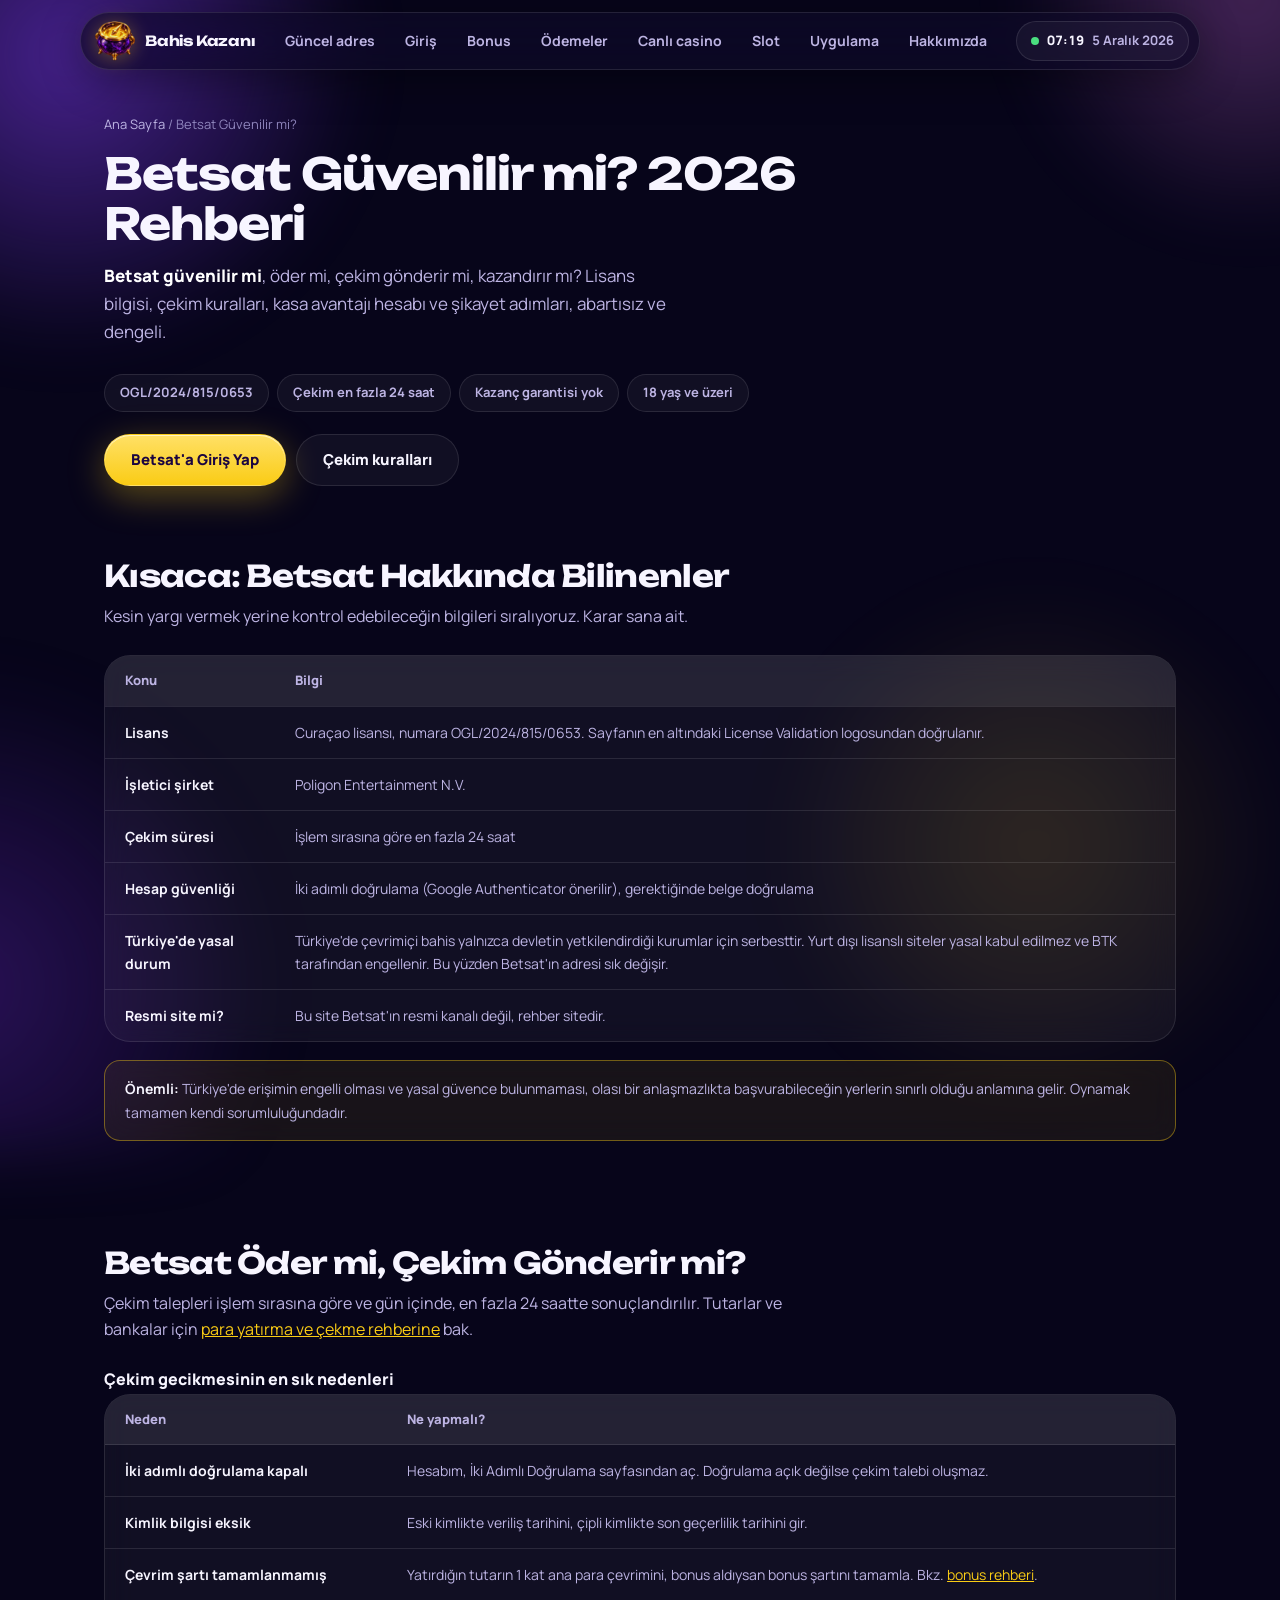
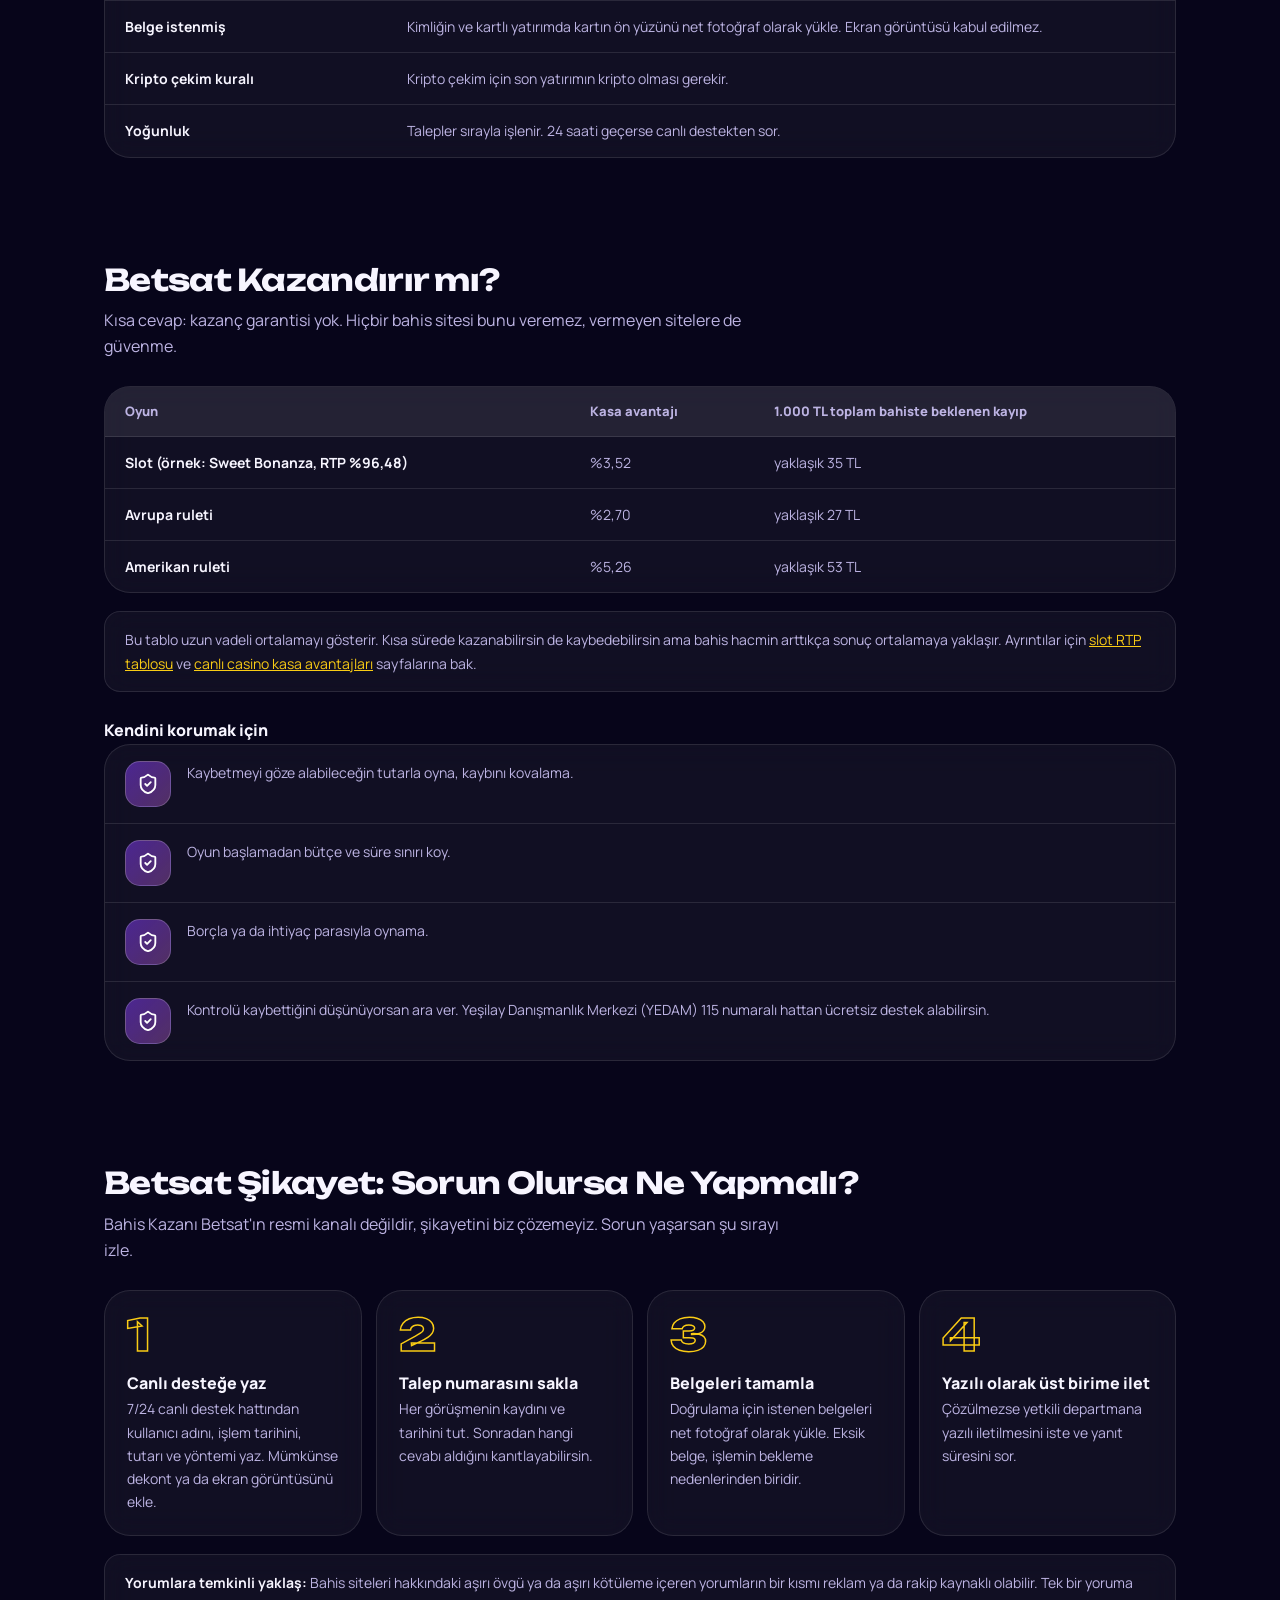
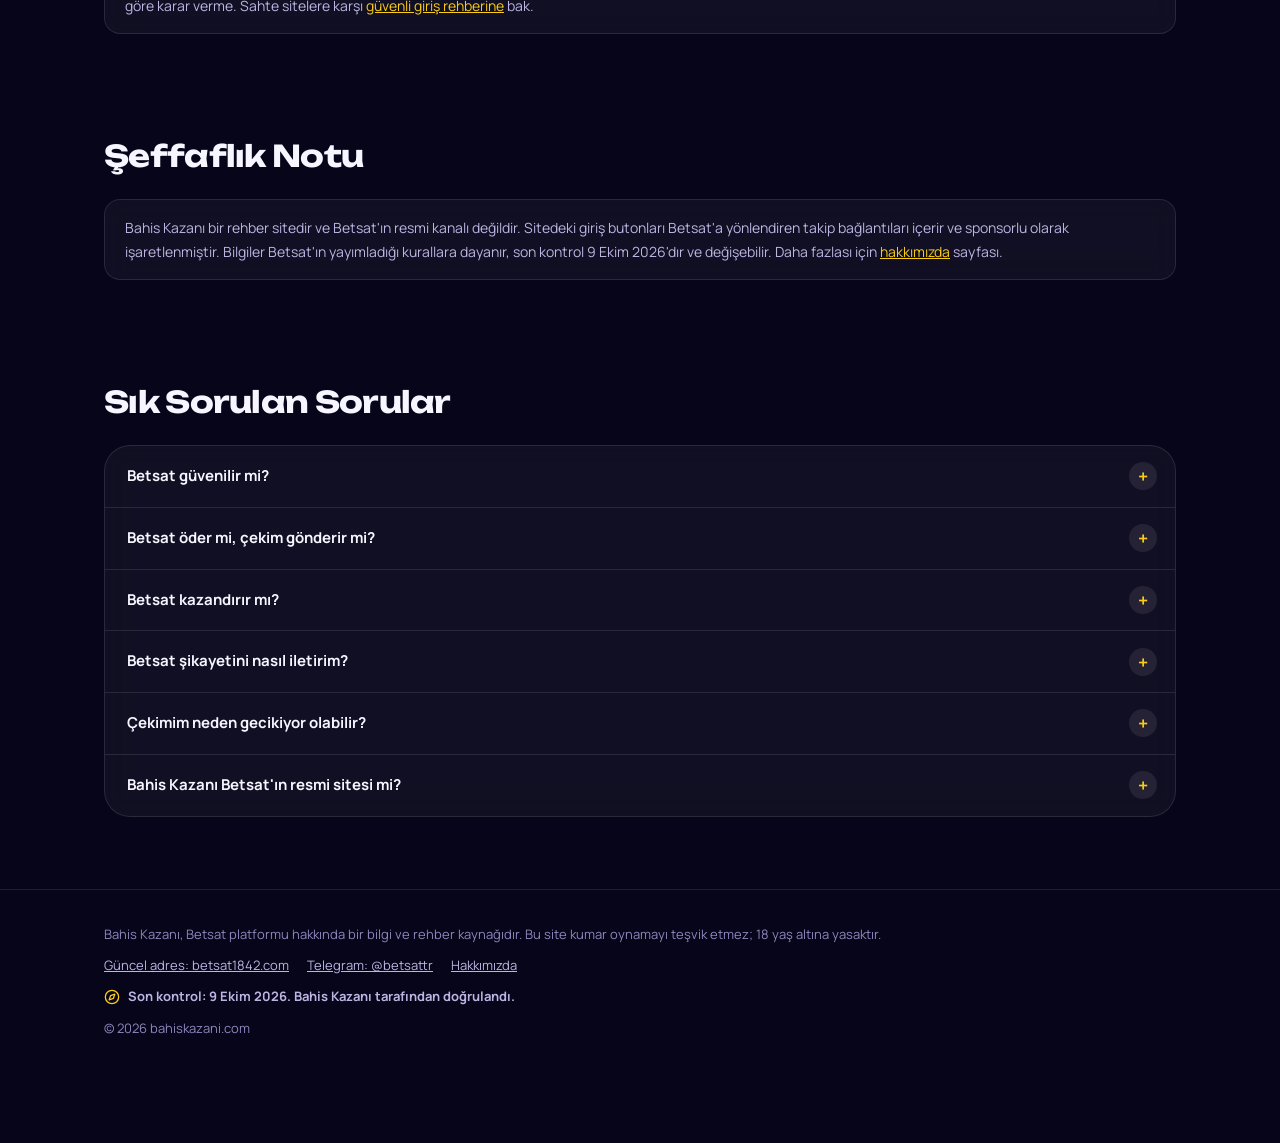
<file: betsat-guvenilir-mi/index.html>
<!DOCTYPE html>
<html lang="tr">
<head>
<meta charset="utf-8"/>
<meta content="width=device-width, initial-scale=1.0" name="viewport"/>
<title>Betsat Güvenilir mi? Lisans, Çekim ve Şikayet Rehberi 2026</title>
<meta content="Betsat güvenilir mi, öder mi, çekim gönderir mi, kazandırır mı? Lisans bilgisi, çekim kuralları, kasa avantajı hesabı ve şikayet adımları. Dengeli rehber." name="description"/>
<meta content="index, follow" name="robots"/>
<link href="https://bahiskazani.com/betsat-guvenilir-mi/" rel="canonical"/>
<meta content="Betsat Güvenilir mi? Lisans, Çekim ve Şikayet Rehberi 2026" property="og:title"/>
<meta content="Betsat güvenilir mi, öder mi, çekim gönderir mi? Lisans, çekim kuralları ve şikayet adımları." property="og:description"/>
<meta content="https://bahiskazani.com/betsat-guvenilir-mi/" property="og:url"/>
<meta content="article" property="og:type"/>
<meta content="Bahis Kazanı" property="og:site_name"/>
<meta content="2026-10-09" name="article:modified_time"/>
<script type="application/ld+json">
  {"@context": "https://schema.org", "@type": "WebPage", "name": "Betsat Güvenilir mi? Rehber 2026", "url": "https://bahiskazani.com/betsat-guvenilir-mi/", "inLanguage": "tr", "dateModified": "2026-10-09", "description": "Betsat güvenilir mi, öder mi, çekim gönderir mi, kazandırır mı? Lisans bilgisi, çekim kuralları, kasa avantajı hesabı ve şikayet adımları. Dengeli rehber."}
  </script>
<script type="application/ld+json">
  {"@context": "https://schema.org", "@type": "BreadcrumbList", "itemListElement": [{"@type": "ListItem", "position": 1, "name": "Ana Sayfa", "item": "https://bahiskazani.com/"}, {"@type": "ListItem", "position": 2, "name": "Betsat Güvenilir mi?", "item": "https://bahiskazani.com/betsat-guvenilir-mi/"}]}
  </script>
<script type="application/ld+json">
  {"@context": "https://schema.org", "@type": "FAQPage", "mainEntity": [{"@type": "Question", "name": "Betsat güvenilir mi?", "acceptedAnswer": {"@type": "Answer", "text": "Betsat, Poligon Entertainment N.V. tarafından işletilir ve OGL/2024/815/0653 numaralı Curaçao lisansıyla faaliyet gösterir. Türkiye'de yurt dışı lisanslı bahis siteleri yasal kabul edilmez ve BTK tarafından engellenir. Güvenliğin için yalnızca doğrulanmış adresi ve resmi uygulamayı kullan, iki adımlı doğrulamayı aç."}}, {"@type": "Question", "name": "Betsat öder mi, çekim gönderir mi?", "acceptedAnswer": {"@type": "Answer", "text": "Çekim talepleri işlem sırasına göre en fazla 24 saat içinde sonuçlandırılır. Çekim için iki adımlı doğrulama açık olmalı, kimlik bilgileri eksiksiz girilmeli ve ana para çevrimi tamamlanmış olmalıdır."}}, {"@type": "Question", "name": "Betsat kazandırır mı?", "acceptedAnswer": {"@type": "Answer", "text": "Hiçbir kumar oyunu kazanç garantisi vermez. Slotlarda ve masa oyunlarında kasa avantajı vardır, uzun vadede ortalama sonuç kasa avantajı kadar kayıptır. Kısa vadede kazanmak da kaybetmek de mümkündür."}}, {"@type": "Question", "name": "Betsat şikayetini nasıl iletirim?", "acceptedAnswer": {"@type": "Answer", "text": "Önce 7/24 canlı destek hattından kullanıcı adın, tarih, tutar, yöntem ve varsa dekontla talebini ilet. Talep numarasını sakla. Çözülmezse yazılı olarak yetkili departmana iletilmesini iste."}}, {"@type": "Question", "name": "Çekimim neden gecikiyor olabilir?", "acceptedAnswer": {"@type": "Answer", "text": "En sık nedenler: iki adımlı doğrulamanın kapalı olması, eksik kimlik bilgisi, tamamlanmamış çevrim şartı, istenen belgenin yüklenmemesi, kripto çekimi için son yatırımın kripto olmaması ve işlem yoğunluğudur."}}, {"@type": "Question", "name": "Bahis Kazanı Betsat'ın resmi sitesi mi?", "acceptedAnswer": {"@type": "Answer", "text": "Hayır. Bahis Kazanı bir rehber sitedir, Betsat'ın resmi kanalı değildir. Sitedeki giriş butonları Betsat'a yönlendiren takip bağlantılarıdır ve sponsorlu olarak işaretlenmiştir."}}]}
  </script>
<link href="https://fonts.googleapis.com" rel="preconnect"/>
<link crossorigin="" href="https://fonts.gstatic.com" rel="preconnect"/>
<link href="https://fonts.googleapis.com/css2?family=Unbounded:wght@600;700;800&amp;family=Manrope:wght@400;600;700;800&amp;display=swap" rel="stylesheet"/>
<link href="/style.css?v=11" rel="stylesheet"/>
<link rel="icon" href="/favicon.ico" sizes="48x48">
<link rel="icon" href="/icon-192.png" type="image/png" sizes="192x192">
<link rel="apple-touch-icon" href="/apple-touch-icon.png">
<meta property="og:image" content="https://bahiskazani.com/og.jpg">
<meta property="og:image:width" content="1200">
<meta property="og:image:height" content="630">
<meta name="twitter:card" content="summary_large_image">
<!-- Google tag (gtag.js) -->
<script async src="https://www.googletagmanager.com/gtag/js?id=G-H2N33LB95Q"></script>
<script>
  window.dataLayer = window.dataLayer || [];
  function gtag(){dataLayer.push(arguments);}
  gtag('js', new Date());
  gtag('config', 'G-H2N33LB95Q');
</script>
</head>
<body>
<header class="top">
<div class="top-in">
<a class="brand" href="/"><img class="brand-mark" src="/logo.png" alt="" width="40" height="40">Bahis Kazanı</a>
<nav aria-label="Rehberler" class="nav">
<a href="/">Güncel adres</a>
<a href="/betsat-giris/">Giriş</a>
<a href="/betsat-bonus/">Bonus</a>
<a href="/betsat-para-yatirma-cekme/">Ödemeler</a>
<a href="/betsat-canli-casino/">Canlı casino</a>
<a href="/betsat-slot/">Slot</a>
<a href="/betsat-uygulama/">Uygulama</a>
<a href="/hakkimizda/">Hakkımızda</a>
</nav>
<a href="https://bsafcdn.com/C.ashx?btag=a_9477b_678c_&amp;affid=20402&amp;siteid=9477&amp;adid=678&amp;c=" target="_blank" rel="sponsored nofollow noopener" class="btn btn-go btn-s top-cta" title="betsat1842.com" data-cta="ust-menu">Giriş yap</a>
    <div aria-label="Türkiye saati" class="clock-pill num"><span class="live"></span><b data-time-short="">--:--</b><span class="cp-date" data-date=""></span></div>
</div>
</header>
<main>
<section class="hero"><div class="wrap"><nav aria-label="breadcrumb" class="crumb"><a href="/">Ana Sayfa</a> / <span>Betsat Güvenilir mi?</span></nav><h1>Betsat Güvenilir mi? 2026 Rehberi</h1><p class="lead"><strong>Betsat güvenilir mi</strong>, öder mi, çekim gönderir mi, kazandırır mı? Lisans bilgisi, çekim kuralları, kasa avantajı hesabı ve şikayet adımları, abartısız ve dengeli.</p><div class="chips"><span class="chip">OGL/2024/815/0653</span><span class="chip">Çekim en fazla 24 saat</span><span class="chip">Kazanç garantisi yok</span><span class="chip">18 yaş ve üzeri</span></div><div class="actions"><a class="btn btn-go" href="https://bsafcdn.com/C.ashx?btag=a_9477b_678c_&amp;affid=20402&amp;siteid=9477&amp;adid=678&amp;c=" rel="sponsored nofollow noopener" target="_blank" data-cta="sayfa-ici">Betsat'a Giriş Yap</a><a class="btn btn-line" href="/betsat-para-yatirma-cekme/">Çekim kuralları</a></div></div></section>
<section class="sec"><div class="wrap">
<div class="sec-head"><h2>Kısaca: Betsat Hakkında Bilinenler</h2><p>Kesin yargı vermek yerine kontrol edebileceğin bilgileri sıralıyoruz. Karar sana ait.</p></div>
<div class="table-wrap"><table class="table">
<thead><tr><th>Konu</th><th>Bilgi</th></tr></thead>
<tbody>
<tr><td>Lisans</td><td>Curaçao lisansı, numara OGL/2024/815/0653. Sayfanın en altındaki License Validation logosundan doğrulanır.</td></tr>
<tr><td>İşletici şirket</td><td>Poligon Entertainment N.V.</td></tr>
<tr><td>Çekim süresi</td><td>İşlem sırasına göre en fazla 24 saat</td></tr>
<tr><td>Hesap güvenliği</td><td>İki adımlı doğrulama (Google Authenticator önerilir), gerektiğinde belge doğrulama</td></tr>
<tr><td>Türkiye'de yasal durum</td><td>Türkiye'de çevrimiçi bahis yalnızca devletin yetkilendirdiği kurumlar için serbesttir. Yurt dışı lisanslı siteler yasal kabul edilmez ve BTK tarafından engellenir. Bu yüzden Betsat'ın adresi sık değişir.</td></tr>
<tr><td>Resmi site mi?</td><td>Bu site Betsat'ın resmi kanalı değil, rehber sitedir.</td></tr>
</tbody></table></div>
<div class="note note-warn"><p><strong>Önemli:</strong> Türkiye'de erişimin engelli olması ve yasal güvence bulunmaması, olası bir anlaşmazlıkta başvurabileceğin yerlerin sınırlı olduğu anlamına gelir. Oynamak tamamen kendi sorumluluğundadır.</p></div>
</div></section>
<section class="sec"><div class="wrap">
<div class="sec-head"><h2>Betsat Öder mi, Çekim Gönderir mi?</h2><p>Çekim talepleri işlem sırasına göre ve gün içinde, en fazla 24 saatte sonuçlandırılır. Tutarlar ve bankalar için <a href="/betsat-para-yatirma-cekme/">para yatırma ve çekme rehberine</a> bak.</p></div>
<h3>Çekim gecikmesinin en sık nedenleri</h3>
<div class="table-wrap"><table class="table">
<thead><tr><th>Neden</th><th>Ne yapmalı?</th></tr></thead>
<tbody>
<tr><td>İki adımlı doğrulama kapalı</td><td>Hesabım, İki Adımlı Doğrulama sayfasından aç. Doğrulama açık değilse çekim talebi oluşmaz.</td></tr>
<tr><td>Kimlik bilgisi eksik</td><td>Eski kimlikte veriliş tarihini, çipli kimlikte son geçerlilik tarihini gir.</td></tr>
<tr><td>Çevrim şartı tamamlanmamış</td><td>Yatırdığın tutarın 1 kat ana para çevrimini, bonus aldıysan bonus şartını tamamla. Bkz. <a href="/betsat-bonus/">bonus rehberi</a>.</td></tr>
<tr><td>Belge istenmiş</td><td>Kimliğin ve kartlı yatırımda kartın ön yüzünü net fotoğraf olarak yükle. Ekran görüntüsü kabul edilmez.</td></tr>
<tr><td>Kripto çekim kuralı</td><td>Kripto çekim için son yatırımın kripto olması gerekir.</td></tr>
<tr><td>Yoğunluk</td><td>Talepler sırayla işlenir. 24 saati geçerse canlı destekten sor.</td></tr>
</tbody></table></div>
</div></section>
<section class="sec"><div class="wrap">
<div class="sec-head"><h2>Betsat Kazandırır mı?</h2><p>Kısa cevap: kazanç garantisi yok. Hiçbir bahis sitesi bunu veremez, vermeyen sitelere de güvenme.</p></div>
<div class="table-wrap"><table class="table">
<thead><tr><th>Oyun</th><th>Kasa avantajı</th><th>1.000 TL toplam bahiste beklenen kayıp</th></tr></thead>
<tbody>
<tr><td>Slot (örnek: Sweet Bonanza, RTP %96,48)</td><td>%3,52</td><td>yaklaşık 35 TL</td></tr>
<tr><td>Avrupa ruleti</td><td>%2,70</td><td>yaklaşık 27 TL</td></tr>
<tr><td>Amerikan ruleti</td><td>%5,26</td><td>yaklaşık 53 TL</td></tr>
</tbody></table></div>
<div class="note"><p>Bu tablo uzun vadeli ortalamayı gösterir. Kısa sürede kazanabilirsin de kaybedebilirsin ama bahis hacmin arttıkça sonuç ortalamaya yaklaşır. Ayrıntılar için <a href="/betsat-slot/">slot RTP tablosu</a> ve <a href="/betsat-canli-casino/">canlı casino kasa avantajları</a> sayfalarına bak.</p></div>
<h3 style="margin-top:28px">Kendini korumak için</h3>
<div class="rows">
<div class="row"><span class="ico"><span class="i i-shield"></span></span><div><p>Kaybetmeyi göze alabileceğin tutarla oyna, kaybını kovalama.</p></div></div>
<div class="row"><span class="ico"><span class="i i-shield"></span></span><div><p>Oyun başlamadan bütçe ve süre sınırı koy.</p></div></div>
<div class="row"><span class="ico"><span class="i i-shield"></span></span><div><p>Borçla ya da ihtiyaç parasıyla oynama.</p></div></div>
<div class="row"><span class="ico"><span class="i i-shield"></span></span><div><p>Kontrolü kaybettiğini düşünüyorsan ara ver. Yeşilay Danışmanlık Merkezi (YEDAM) 115 numaralı hattan ücretsiz destek alabilirsin.</p></div></div>
</div>
</div></section>
<section class="sec"><div class="wrap">
<div class="sec-head"><h2>Betsat Şikayet: Sorun Olursa Ne Yapmalı?</h2><p>Bahis Kazanı Betsat'ın resmi kanalı değildir, şikayetini biz çözemeyiz. Sorun yaşarsan şu sırayı izle.</p></div>
<ol class="steps">
<li><div><h3>Canlı desteğe yaz</h3><p>7/24 canlı destek hattından kullanıcı adını, işlem tarihini, tutarı ve yöntemi yaz. Mümkünse dekont ya da ekran görüntüsünü ekle.</p></div></li>
<li><div><h3>Talep numarasını sakla</h3><p>Her görüşmenin kaydını ve tarihini tut. Sonradan hangi cevabı aldığını kanıtlayabilirsin.</p></div></li>
<li><div><h3>Belgeleri tamamla</h3><p>Doğrulama için istenen belgeleri net fotoğraf olarak yükle. Eksik belge, işlemin bekleme nedenlerinden biridir.</p></div></li>
<li><div><h3>Yazılı olarak üst birime ilet</h3><p>Çözülmezse yetkili departmana yazılı iletilmesini iste ve yanıt süresini sor.</p></div></li>
</ol>
<div class="note"><p><strong>Yorumlara temkinli yaklaş:</strong> Bahis siteleri hakkındaki aşırı övgü ya da aşırı kötüleme içeren yorumların bir kısmı reklam ya da rakip kaynaklı olabilir. Tek bir yoruma göre karar verme. Sahte sitelere karşı <a href="/betsat-giris/">güvenli giriş rehberine</a> bak.</p></div>
</div></section>
<section class="sec"><div class="wrap">
<div class="sec-head"><h2>Şeffaflık Notu</h2></div>
<div class="note"><p>Bahis Kazanı bir rehber sitedir ve Betsat'ın resmi kanalı değildir. Sitedeki giriş butonları Betsat'a yönlendiren takip bağlantıları içerir ve sponsorlu olarak işaretlenmiştir. Bilgiler Betsat'ın yayımladığı kurallara dayanır, son kontrol 9 Ekim 2026'dır ve değişebilir. Daha fazlası için <a href="/hakkimizda/">hakkımızda</a> sayfası.</p></div>
</div></section>
<section class="sec"><div class="wrap">
<div class="sec-head"><h2>Sık Sorulan Sorular</h2></div>
<div class="faq">
<details>
<summary>Betsat güvenilir mi?</summary>
<p>Betsat, Poligon Entertainment N.V. tarafından işletilir ve OGL/2024/815/0653 numaralı Curaçao lisansıyla faaliyet gösterir. Türkiye'de yurt dışı lisanslı bahis siteleri yasal kabul edilmez ve BTK tarafından engellenir. Güvenliğin için yalnızca doğrulanmış adresi ve resmi uygulamayı kullan, iki adımlı doğrulamayı aç.</p>
</details>
<details>
<summary>Betsat öder mi, çekim gönderir mi?</summary>
<p>Çekim talepleri işlem sırasına göre en fazla 24 saat içinde sonuçlandırılır. Çekim için iki adımlı doğrulama açık olmalı, kimlik bilgileri eksiksiz girilmeli ve ana para çevrimi tamamlanmış olmalıdır.</p>
</details>
<details>
<summary>Betsat kazandırır mı?</summary>
<p>Hiçbir kumar oyunu kazanç garantisi vermez. Slotlarda ve masa oyunlarında kasa avantajı vardır, uzun vadede ortalama sonuç kasa avantajı kadar kayıptır. Kısa vadede kazanmak da kaybetmek de mümkündür.</p>
</details>
<details>
<summary>Betsat şikayetini nasıl iletirim?</summary>
<p>Önce 7/24 canlı destek hattından kullanıcı adın, tarih, tutar, yöntem ve varsa dekontla talebini ilet. Talep numarasını sakla. Çözülmezse yazılı olarak yetkili departmana iletilmesini iste.</p>
</details>
<details>
<summary>Çekimim neden gecikiyor olabilir?</summary>
<p>En sık nedenler: iki adımlı doğrulamanın kapalı olması, eksik kimlik bilgisi, tamamlanmamış çevrim şartı, istenen belgenin yüklenmemesi, kripto çekimi için son yatırımın kripto olmaması ve işlem yoğunluğudur.</p>
</details>
<details>
<summary>Bahis Kazanı Betsat'ın resmi sitesi mi?</summary>
<p>Hayır. Bahis Kazanı bir rehber sitedir, Betsat'ın resmi kanalı değildir. Sitedeki giriş butonları Betsat'a yönlendiren takip bağlantılarıdır ve sponsorlu olarak işaretlenmiştir.</p>
</details>
</div>
</div></section>
</main>
<footer class="foot">
<div class="wrap">
<p>Bahis Kazanı, Betsat platformu hakkında bir bilgi ve rehber kaynağıdır. Bu site kumar oynamayı teşvik etmez; 18 yaş altına yasaktır.</p>
<nav aria-label="Alt bağlantılar">
<a href="https://bsafcdn.com/C.ashx?btag=a_9477b_678c_&amp;affid=20402&amp;siteid=9477&amp;adid=678&amp;c=" rel="sponsored nofollow noopener" target="_blank" data-cta="footer">Güncel adres: betsat1842.com</a>
<a href="https://t.me/betsattr" rel="noopener" target="_blank">Telegram: @betsattr</a>
<a href="/hakkimizda/">Hakkımızda</a>
</nav>
<p class="seal"><span class="i i-compass"></span>Son kontrol: 9 Ekim 2026. Bahis Kazanı tarafından doğrulandı.</p>
    <p>© 2026 bahiskazani.com</p>
</div>
</footer>
<div class="dock">
<div><b>betsat1842.com</b>Güncel adres, 9 Ekim</div>
<a class="btn btn-go btn-s" href="https://bsafcdn.com/C.ashx?btag=a_9477b_678c_&amp;affid=20402&amp;siteid=9477&amp;adid=678&amp;c=" rel="sponsored nofollow noopener" target="_blank" data-cta="alt-cubuk">Giriş yap</a>
</div>
<script defer="" src="/site.js?v=8"></script>
</body>
</html>
</file>
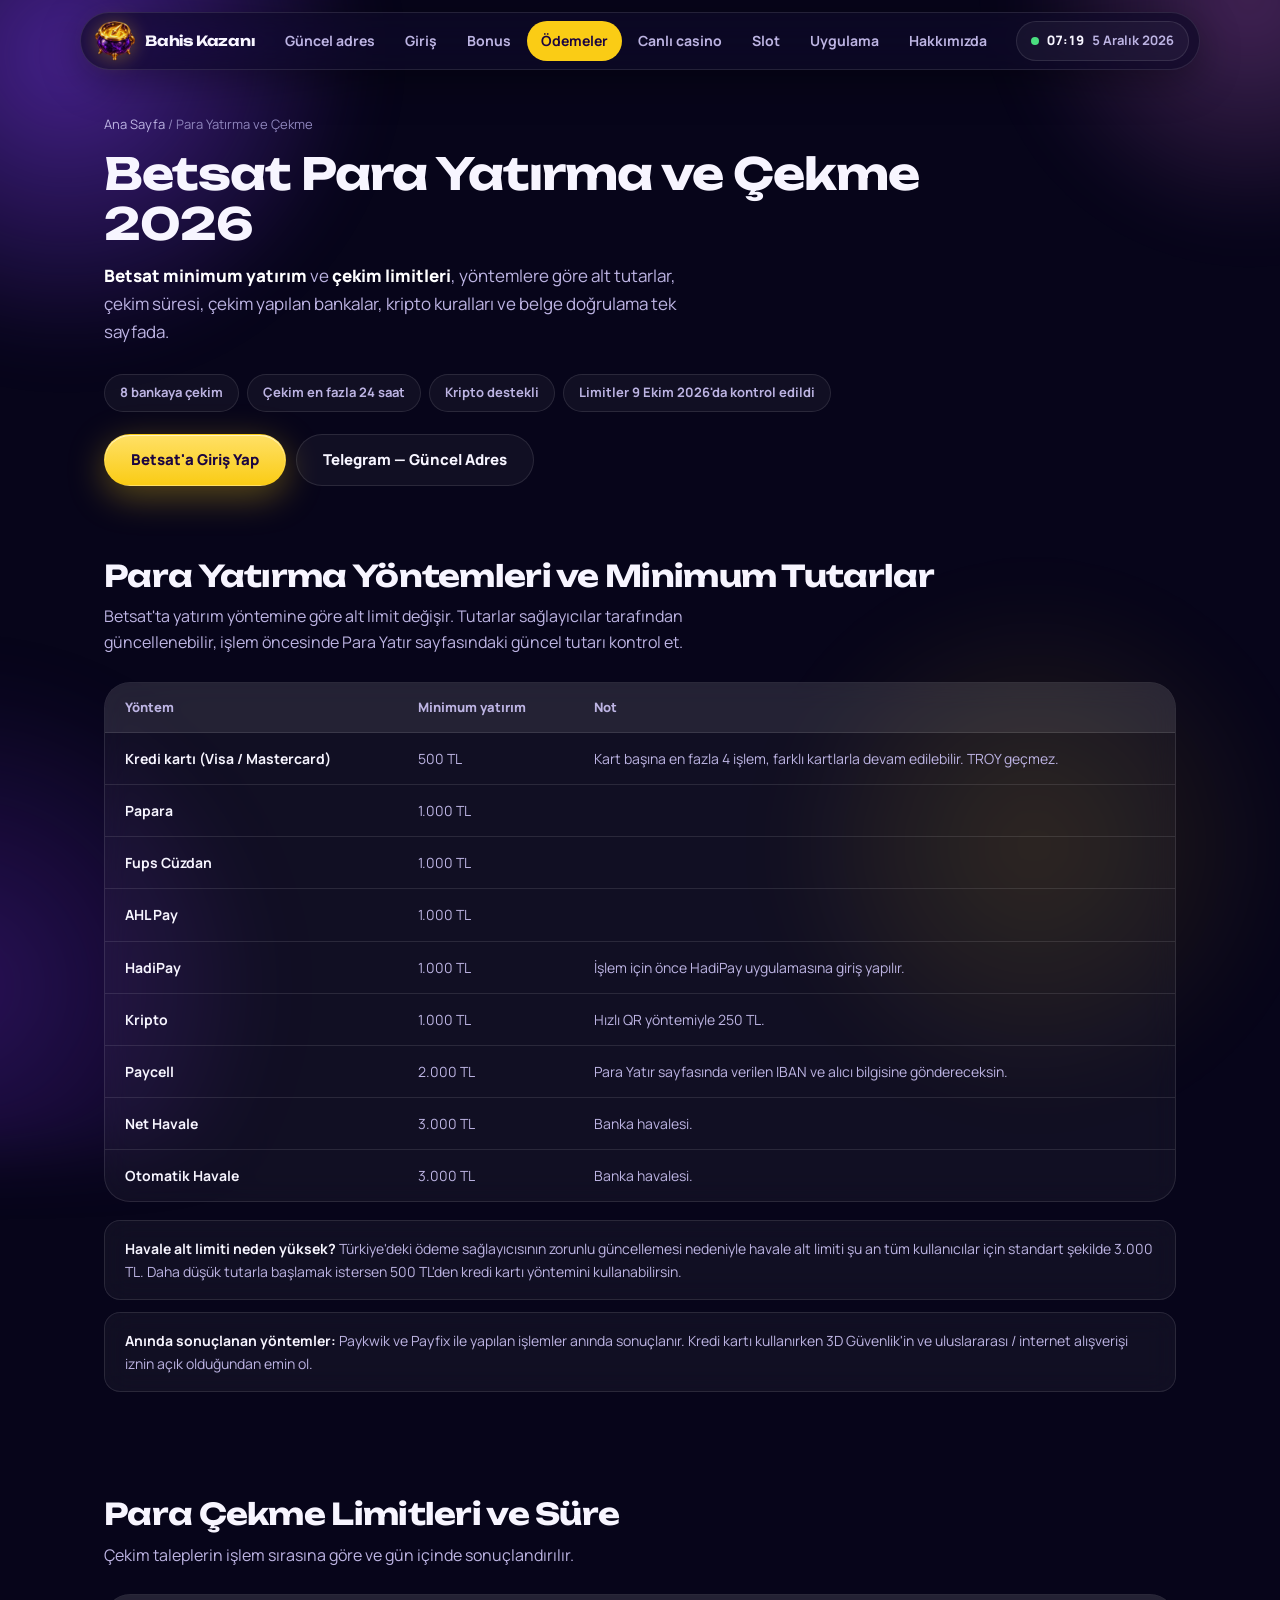
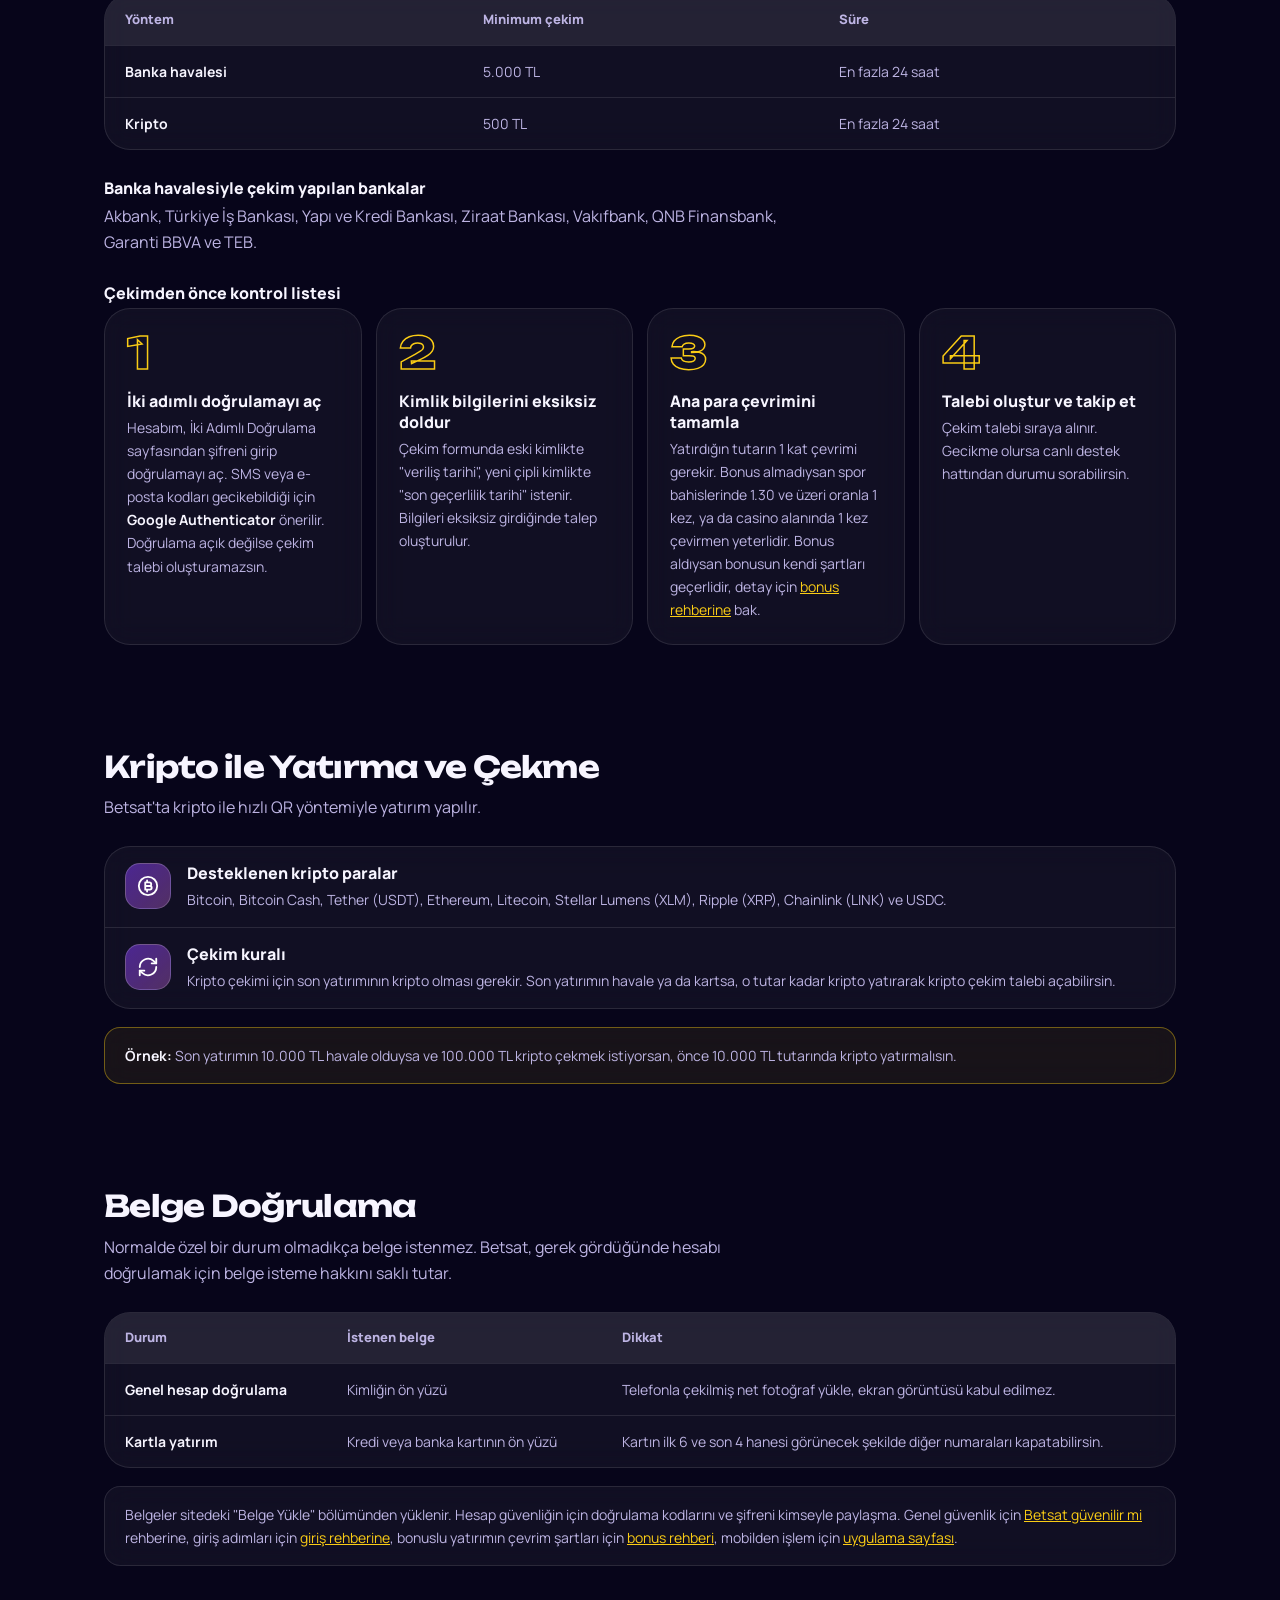
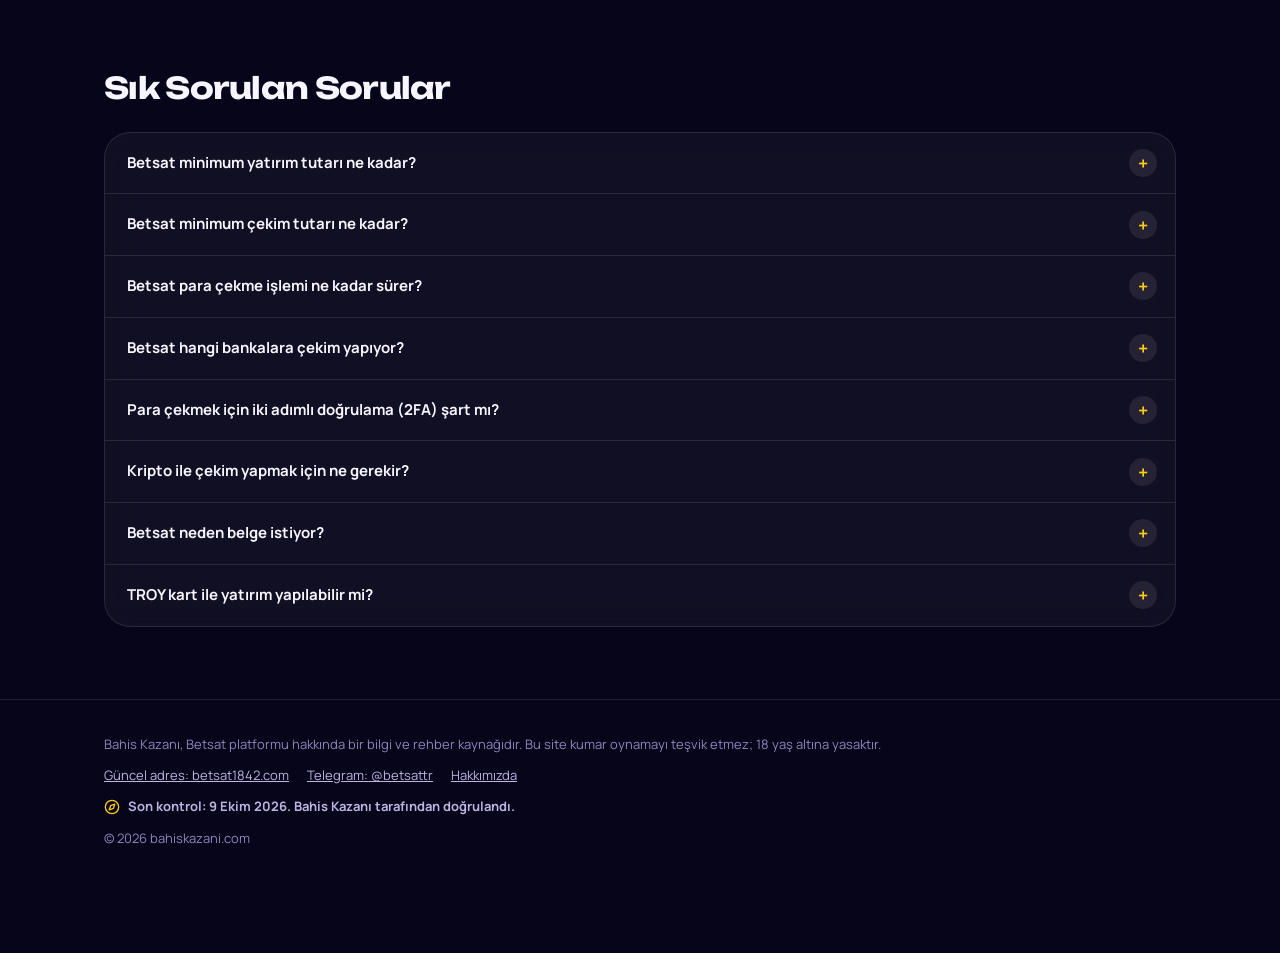
<file: betsat-para-yatirma-cekme/index.html>
<!DOCTYPE html>
<html lang="tr">
<head>
<meta charset="utf-8"/>
<meta content="width=device-width, initial-scale=1.0" name="viewport"/>
<title>Betsat Para Yatırma ve Çekme 2026 | Limitler, Süre, Bankalar</title>
<meta content="Betsat minimum yatırım ve çekim limitleri, yöntemler, çekim süresi, çekim yapılan bankalar, kripto kuralları ve belge doğrulama. Ekim 2026 güncel rehber." name="description"/>
<meta content="index, follow" name="robots"/>
<link href="https://bahiskazani.com/betsat-para-yatirma-cekme/" rel="canonical"/>
<meta content="Betsat Para Yatırma ve Çekme 2026 | Limitler, Süre, Bankalar" property="og:title"/>
<meta content="Betsat yatırım ve çekim limitleri, süre, bankalar ve kripto kuralları." property="og:description"/>
<meta content="https://bahiskazani.com/betsat-para-yatirma-cekme/" property="og:url"/>
<meta content="article" property="og:type"/>
<meta content="Bahis Kazanı" property="og:site_name"/>
<meta content="2026-10-09" name="article:modified_time"/>
<script type="application/ld+json">
  {"@context": "https://schema.org", "@type": "WebPage", "name": "Betsat Para Yatırma ve Çekme Rehberi 2026", "url": "https://bahiskazani.com/betsat-para-yatirma-cekme/", "inLanguage": "tr", "dateModified": "2026-10-09", "description": "Betsat minimum yatırım ve çekim limitleri, yöntemler, çekim süresi, çekim yapılan bankalar, kripto kuralları ve belge doğrulama. Ekim 2026 güncel rehber."}
  </script>
<script type="application/ld+json">
  {"@context": "https://schema.org", "@type": "BreadcrumbList", "itemListElement": [{"@type": "ListItem", "position": 1, "name": "Ana Sayfa", "item": "https://bahiskazani.com/"}, {"@type": "ListItem", "position": 2, "name": "Para Yatırma ve Çekme", "item": "https://bahiskazani.com/betsat-para-yatirma-cekme/"}]}
  </script>
<script type="application/ld+json">
  {"@context": "https://schema.org", "@type": "FAQPage", "mainEntity": [{"@type": "Question", "name": "Betsat minimum yatırım tutarı ne kadar?", "acceptedAnswer": {"@type": "Answer", "text": "Yönteme göre değişir. Kredi kartında 500 TL, Papara, Fups Cüzdan, AHL Pay, HadiPay ve kriptoda 1.000 TL, Paycell'de 2.000 TL, Net Havale ve Otomatik Havalede 3.000 TL'dir. Hızlı QR yöntemiyle kriptoda 250 TL'den başlanır."}}, {"@type": "Question", "name": "Betsat minimum çekim tutarı ne kadar?", "acceptedAnswer": {"@type": "Answer", "text": "Banka havalesiyle çekimde alt limit 5.000 TL, kripto ile çekimde 500 TL'dir."}}, {"@type": "Question", "name": "Betsat para çekme işlemi ne kadar sürer?", "acceptedAnswer": {"@type": "Answer", "text": "Çekim talepleri işlem sırasına göre gün içinde, en fazla 24 saat içinde sonuçlandırılır."}}, {"@type": "Question", "name": "Betsat hangi bankalara çekim yapıyor?", "acceptedAnswer": {"@type": "Answer", "text": "Akbank, Türkiye İş Bankası, Yapı Kredi, Ziraat Bankası, Vakıfbank, QNB Finansbank, Garanti BBVA ve TEB ile banka havalesi çekimi yapılabilir."}}, {"@type": "Question", "name": "Para çekmek için iki adımlı doğrulama (2FA) şart mı?", "acceptedAnswer": {"@type": "Answer", "text": "Evet. Çekim talebi oluşturabilmek için hesabında iki adımlı doğrulamanın açık olması gerekir. SMS ve e-posta kodlarında gecikme olabildiği için Google Authenticator önerilir."}}, {"@type": "Question", "name": "Kripto ile çekim yapmak için ne gerekir?", "acceptedAnswer": {"@type": "Answer", "text": "Son yatırımının kripto yöntemiyle yapılmış olması gerekir. Son yatırımın kripto değilse, son yatırım tutarı kadar kripto yatırımı yaparak kripto çekim talebi açabilirsin."}}, {"@type": "Question", "name": "Betsat neden belge istiyor?", "acceptedAnswer": {"@type": "Answer", "text": "Normalde özel bir durum olmadıkça belge istenmez, ancak Betsat gerek gördüğünde hesabı doğrulamak için belge isteme hakkını saklı tutar. Kartla yatırımda kartın ön yüzünü yüklemen gerekir."}}, {"@type": "Question", "name": "TROY kart ile yatırım yapılabilir mi?", "acceptedAnswer": {"@type": "Answer", "text": "Hayır. Kredi kartı yönteminde Visa ve Mastercard kullanılır, TROY kartlarla işlem yapılamaz."}}]}
  </script>
<link href="https://fonts.googleapis.com" rel="preconnect"/>
<link crossorigin="" href="https://fonts.gstatic.com" rel="preconnect"/>
<link href="https://fonts.googleapis.com/css2?family=Unbounded:wght@600;700;800&amp;family=Manrope:wght@400;600;700;800&amp;display=swap" rel="stylesheet"/>
<link href="/style.css?v=11" rel="stylesheet"/>
<link rel="icon" href="/favicon.ico" sizes="48x48">
<link rel="icon" href="/icon-192.png" type="image/png" sizes="192x192">
<link rel="apple-touch-icon" href="/apple-touch-icon.png">
<meta property="og:image" content="https://bahiskazani.com/og.jpg">
<meta property="og:image:width" content="1200">
<meta property="og:image:height" content="630">
<meta name="twitter:card" content="summary_large_image">
<!-- Google tag (gtag.js) -->
<script async src="https://www.googletagmanager.com/gtag/js?id=G-H2N33LB95Q"></script>
<script>
  window.dataLayer = window.dataLayer || [];
  function gtag(){dataLayer.push(arguments);}
  gtag('js', new Date());
  gtag('config', 'G-H2N33LB95Q');
</script>
</head>
<body>
<header class="top">
<div class="top-in">
<a class="brand" href="/"><img class="brand-mark" src="/logo.png" alt="" width="40" height="40">Bahis Kazanı</a>
<nav aria-label="Rehberler" class="nav">
<a href="/">Güncel adres</a>
<a href="/betsat-giris/">Giriş</a>
<a href="/betsat-bonus/">Bonus</a>
<a aria-current="page" href="/betsat-para-yatirma-cekme/">Ödemeler</a>
<a href="/betsat-canli-casino/">Canlı casino</a>
<a href="/betsat-slot/">Slot</a>
<a href="/betsat-uygulama/">Uygulama</a>
<a href="/hakkimizda/">Hakkımızda</a>
</nav>
<a href="https://bsafcdn.com/C.ashx?btag=a_9477b_678c_&amp;affid=20402&amp;siteid=9477&amp;adid=678&amp;c=" target="_blank" rel="sponsored nofollow noopener" class="btn btn-go btn-s top-cta" title="betsat1842.com" data-cta="ust-menu">Giriş yap</a>
    <div aria-label="Türkiye saati" class="clock-pill num"><span class="live"></span><b data-time-short="">--:--</b><span class="cp-date" data-date=""></span></div>
</div>
</header>
<main>
<section class="hero"><div class="wrap"><nav aria-label="breadcrumb" class="crumb"><a href="/">Ana Sayfa</a> / <span>Para Yatırma ve Çekme</span></nav><h1>Betsat Para Yatırma ve Çekme 2026</h1><p class="lead"><strong>Betsat minimum yatırım</strong> ve <strong>çekim limitleri</strong>, yöntemlere göre alt tutarlar, çekim süresi, çekim yapılan bankalar, kripto kuralları ve belge doğrulama tek sayfada.</p><div class="chips"><span class="chip">8 bankaya çekim</span><span class="chip">Çekim en fazla 24 saat</span><span class="chip">Kripto destekli</span><span class="chip">Limitler 9 Ekim 2026'da kontrol edildi</span></div><div class="actions"><a class="btn btn-go" href="https://bsafcdn.com/C.ashx?btag=a_9477b_678c_&amp;affid=20402&amp;siteid=9477&amp;adid=678&amp;c=" rel="sponsored nofollow noopener" target="_blank" data-cta="sayfa-ici">Betsat'a Giriş Yap</a><a class="btn btn-line" href="https://t.me/betsattr" rel="noopener" target="_blank">Telegram — Güncel Adres</a></div></div></section>
<section class="sec"><div class="wrap">
<div class="sec-head"><h2>Para Yatırma Yöntemleri ve Minimum Tutarlar</h2><p>Betsat'ta yatırım yöntemine göre alt limit değişir. Tutarlar sağlayıcılar tarafından güncellenebilir, işlem öncesinde Para Yatır sayfasındaki güncel tutarı kontrol et.</p></div>
<div class="table-wrap"><table class="table">
<thead><tr><th>Yöntem</th><th>Minimum yatırım</th><th>Not</th></tr></thead>
<tbody>
<tr><td>Kredi kartı (Visa / Mastercard)</td><td>500 TL</td><td>Kart başına en fazla 4 işlem, farklı kartlarla devam edilebilir. TROY geçmez.</td></tr>
<tr><td>Papara</td><td>1.000 TL</td><td></td></tr>
<tr><td>Fups Cüzdan</td><td>1.000 TL</td><td></td></tr>
<tr><td>AHL Pay</td><td>1.000 TL</td><td></td></tr>
<tr><td>HadiPay</td><td>1.000 TL</td><td>İşlem için önce HadiPay uygulamasına giriş yapılır.</td></tr>
<tr><td>Kripto</td><td>1.000 TL</td><td>Hızlı QR yöntemiyle 250 TL.</td></tr>
<tr><td>Paycell</td><td>2.000 TL</td><td>Para Yatır sayfasında verilen IBAN ve alıcı bilgisine göndereceksin.</td></tr>
<tr><td>Net Havale</td><td>3.000 TL</td><td>Banka havalesi.</td></tr>
<tr><td>Otomatik Havale</td><td>3.000 TL</td><td>Banka havalesi.</td></tr>
</tbody></table></div>
<div class="note"><p><strong>Havale alt limiti neden yüksek?</strong> Türkiye'deki ödeme sağlayıcısının zorunlu güncellemesi nedeniyle havale alt limiti şu an tüm kullanıcılar için standart şekilde 3.000 TL. Daha düşük tutarla başlamak istersen 500 TL'den kredi kartı yöntemini kullanabilirsin.</p></div>
<div class="note"><p><strong>Anında sonuçlanan yöntemler:</strong> Paykwik ve Payfix ile yapılan işlemler anında sonuçlanır. Kredi kartı kullanırken 3D Güvenlik'in ve uluslararası / internet alışverişi iznin açık olduğundan emin ol.</p></div>
</div></section>
<section class="sec"><div class="wrap">
<div class="sec-head"><h2>Para Çekme Limitleri ve Süre</h2><p>Çekim taleplerin işlem sırasına göre ve gün içinde sonuçlandırılır.</p></div>
<div class="table-wrap"><table class="table">
<thead><tr><th>Yöntem</th><th>Minimum çekim</th><th>Süre</th></tr></thead>
<tbody>
<tr><td>Banka havalesi</td><td>5.000 TL</td><td>En fazla 24 saat</td></tr>
<tr><td>Kripto</td><td>500 TL</td><td>En fazla 24 saat</td></tr>
</tbody></table></div>
<h3 style="margin-top:28px">Banka havalesiyle çekim yapılan bankalar</h3>
<p style="margin-bottom:14px">Akbank, Türkiye İş Bankası, Yapı ve Kredi Bankası, Ziraat Bankası, Vakıfbank, QNB Finansbank, Garanti BBVA ve TEB.</p>
<h3 style="margin-top:28px">Çekimden önce kontrol listesi</h3>
<ol class="steps">
<li><div><h3>İki adımlı doğrulamayı aç</h3><p>Hesabım, İki Adımlı Doğrulama sayfasından şifreni girip doğrulamayı aç. SMS veya e-posta kodları gecikebildiği için <strong>Google Authenticator</strong> önerilir. Doğrulama açık değilse çekim talebi oluşturamazsın.</p></div></li>
<li><div><h3>Kimlik bilgilerini eksiksiz doldur</h3><p>Çekim formunda eski kimlikte "veriliş tarihi", yeni çipli kimlikte "son geçerlilik tarihi" istenir. Bilgileri eksiksiz girdiğinde talep oluşturulur.</p></div></li>
<li><div><h3>Ana para çevrimini tamamla</h3><p>Yatırdığın tutarın 1 kat çevrimi gerekir. Bonus almadıysan spor bahislerinde 1.30 ve üzeri oranla 1 kez, ya da casino alanında 1 kez çevirmen yeterlidir. Bonus aldıysan bonusun kendi şartları geçerlidir, detay için <a href="/betsat-bonus/">bonus rehberine</a> bak.</p></div></li>
<li><div><h3>Talebi oluştur ve takip et</h3><p>Çekim talebi sıraya alınır. Gecikme olursa canlı destek hattından durumu sorabilirsin.</p></div></li>
</ol>
</div></section>
<section class="sec"><div class="wrap">
<div class="sec-head"><h2>Kripto ile Yatırma ve Çekme</h2><p>Betsat'ta kripto ile hızlı QR yöntemiyle yatırım yapılır.</p></div>
<div class="rows">
<div class="row"><span class="ico"><span class="i i-coin"></span></span><div><h3>Desteklenen kripto paralar</h3><p>Bitcoin, Bitcoin Cash, Tether (USDT), Ethereum, Litecoin, Stellar Lumens (XLM), Ripple (XRP), Chainlink (LINK) ve USDC.</p></div></div>
<div class="row"><span class="ico"><span class="i i-refresh"></span></span><div><h3>Çekim kuralı</h3><p>Kripto çekimi için son yatırımının kripto olması gerekir. Son yatırımın havale ya da kartsa, o tutar kadar kripto yatırarak kripto çekim talebi açabilirsin.</p></div></div>
</div>
<div class="note note-warn"><p><strong>Örnek:</strong> Son yatırımın 10.000 TL havale olduysa ve 100.000 TL kripto çekmek istiyorsan, önce 10.000 TL tutarında kripto yatırmalısın.</p></div>
</div></section>
<section class="sec"><div class="wrap">
<div class="sec-head"><h2>Belge Doğrulama</h2><p>Normalde özel bir durum olmadıkça belge istenmez. Betsat, gerek gördüğünde hesabı doğrulamak için belge isteme hakkını saklı tutar.</p></div>
<div class="table-wrap"><table class="table">
<thead><tr><th>Durum</th><th>İstenen belge</th><th>Dikkat</th></tr></thead>
<tbody>
<tr><td>Genel hesap doğrulama</td><td>Kimliğin ön yüzü</td><td>Telefonla çekilmiş net fotoğraf yükle, ekran görüntüsü kabul edilmez.</td></tr>
<tr><td>Kartla yatırım</td><td>Kredi veya banka kartının ön yüzü</td><td>Kartın ilk 6 ve son 4 hanesi görünecek şekilde diğer numaraları kapatabilirsin.</td></tr>
</tbody></table></div>
<div class="note"><p>Belgeler sitedeki "Belge Yükle" bölümünden yüklenir. Hesap güvenliğin için doğrulama kodlarını ve şifreni kimseyle paylaşma. Genel güvenlik için <a href="/betsat-guvenilir-mi/">Betsat güvenilir mi</a> rehberine, giriş adımları için <a href="/betsat-giris/">giriş rehberine</a>, bonuslu yatırımın çevrim şartları için <a href="/betsat-bonus/">bonus rehberi</a>, mobilden işlem için <a href="/betsat-uygulama/">uygulama sayfası</a>.</p></div>
</div></section>
<section class="sec"><div class="wrap">
<div class="sec-head"><h2>Sık Sorulan Sorular</h2></div>
<div class="faq">
<details>
<summary>Betsat minimum yatırım tutarı ne kadar?</summary>
<p>Yönteme göre değişir. Kredi kartında 500 TL, Papara, Fups Cüzdan, AHL Pay, HadiPay ve kriptoda 1.000 TL, Paycell'de 2.000 TL, Net Havale ve Otomatik Havalede 3.000 TL'dir. Hızlı QR yöntemiyle kriptoda 250 TL'den başlanır.</p>
</details>
<details>
<summary>Betsat minimum çekim tutarı ne kadar?</summary>
<p>Banka havalesiyle çekimde alt limit 5.000 TL, kripto ile çekimde 500 TL'dir.</p>
</details>
<details>
<summary>Betsat para çekme işlemi ne kadar sürer?</summary>
<p>Çekim talepleri işlem sırasına göre gün içinde, en fazla 24 saat içinde sonuçlandırılır.</p>
</details>
<details>
<summary>Betsat hangi bankalara çekim yapıyor?</summary>
<p>Akbank, Türkiye İş Bankası, Yapı Kredi, Ziraat Bankası, Vakıfbank, QNB Finansbank, Garanti BBVA ve TEB ile banka havalesi çekimi yapılabilir.</p>
</details>
<details>
<summary>Para çekmek için iki adımlı doğrulama (2FA) şart mı?</summary>
<p>Evet. Çekim talebi oluşturabilmek için hesabında iki adımlı doğrulamanın açık olması gerekir. SMS ve e-posta kodlarında gecikme olabildiği için Google Authenticator önerilir.</p>
</details>
<details>
<summary>Kripto ile çekim yapmak için ne gerekir?</summary>
<p>Son yatırımının kripto yöntemiyle yapılmış olması gerekir. Son yatırımın kripto değilse, son yatırım tutarı kadar kripto yatırımı yaparak kripto çekim talebi açabilirsin.</p>
</details>
<details>
<summary>Betsat neden belge istiyor?</summary>
<p>Normalde özel bir durum olmadıkça belge istenmez, ancak Betsat gerek gördüğünde hesabı doğrulamak için belge isteme hakkını saklı tutar. Kartla yatırımda kartın ön yüzünü yüklemen gerekir.</p>
</details>
<details>
<summary>TROY kart ile yatırım yapılabilir mi?</summary>
<p>Hayır. Kredi kartı yönteminde Visa ve Mastercard kullanılır, TROY kartlarla işlem yapılamaz.</p>
</details>
</div>
</div></section>
</main>
<footer class="foot">
<div class="wrap">
<p>Bahis Kazanı, Betsat platformu hakkında bir bilgi ve rehber kaynağıdır. Bu site kumar oynamayı teşvik etmez; 18 yaş altına yasaktır.</p>
<nav aria-label="Alt bağlantılar">
<a href="https://bsafcdn.com/C.ashx?btag=a_9477b_678c_&amp;affid=20402&amp;siteid=9477&amp;adid=678&amp;c=" rel="sponsored nofollow noopener" target="_blank" data-cta="footer">Güncel adres: betsat1842.com</a>
<a href="https://t.me/betsattr" rel="noopener" target="_blank">Telegram: @betsattr</a>
<a href="/hakkimizda/">Hakkımızda</a>
</nav>
<p class="seal"><span class="i i-compass"></span>Son kontrol: 9 Ekim 2026. Bahis Kazanı tarafından doğrulandı.</p>
    <p>© 2026 bahiskazani.com</p>
</div>
</footer>
<div class="dock">
<div><b>betsat1842.com</b>Güncel adres, 9 Ekim</div>
<a class="btn btn-go btn-s" href="https://bsafcdn.com/C.ashx?btag=a_9477b_678c_&amp;affid=20402&amp;siteid=9477&amp;adid=678&amp;c=" rel="sponsored nofollow noopener" target="_blank" data-cta="alt-cubuk">Giriş yap</a>
</div>
<script defer="" src="/site.js?v=8"></script>
</body>
</html>
</file>
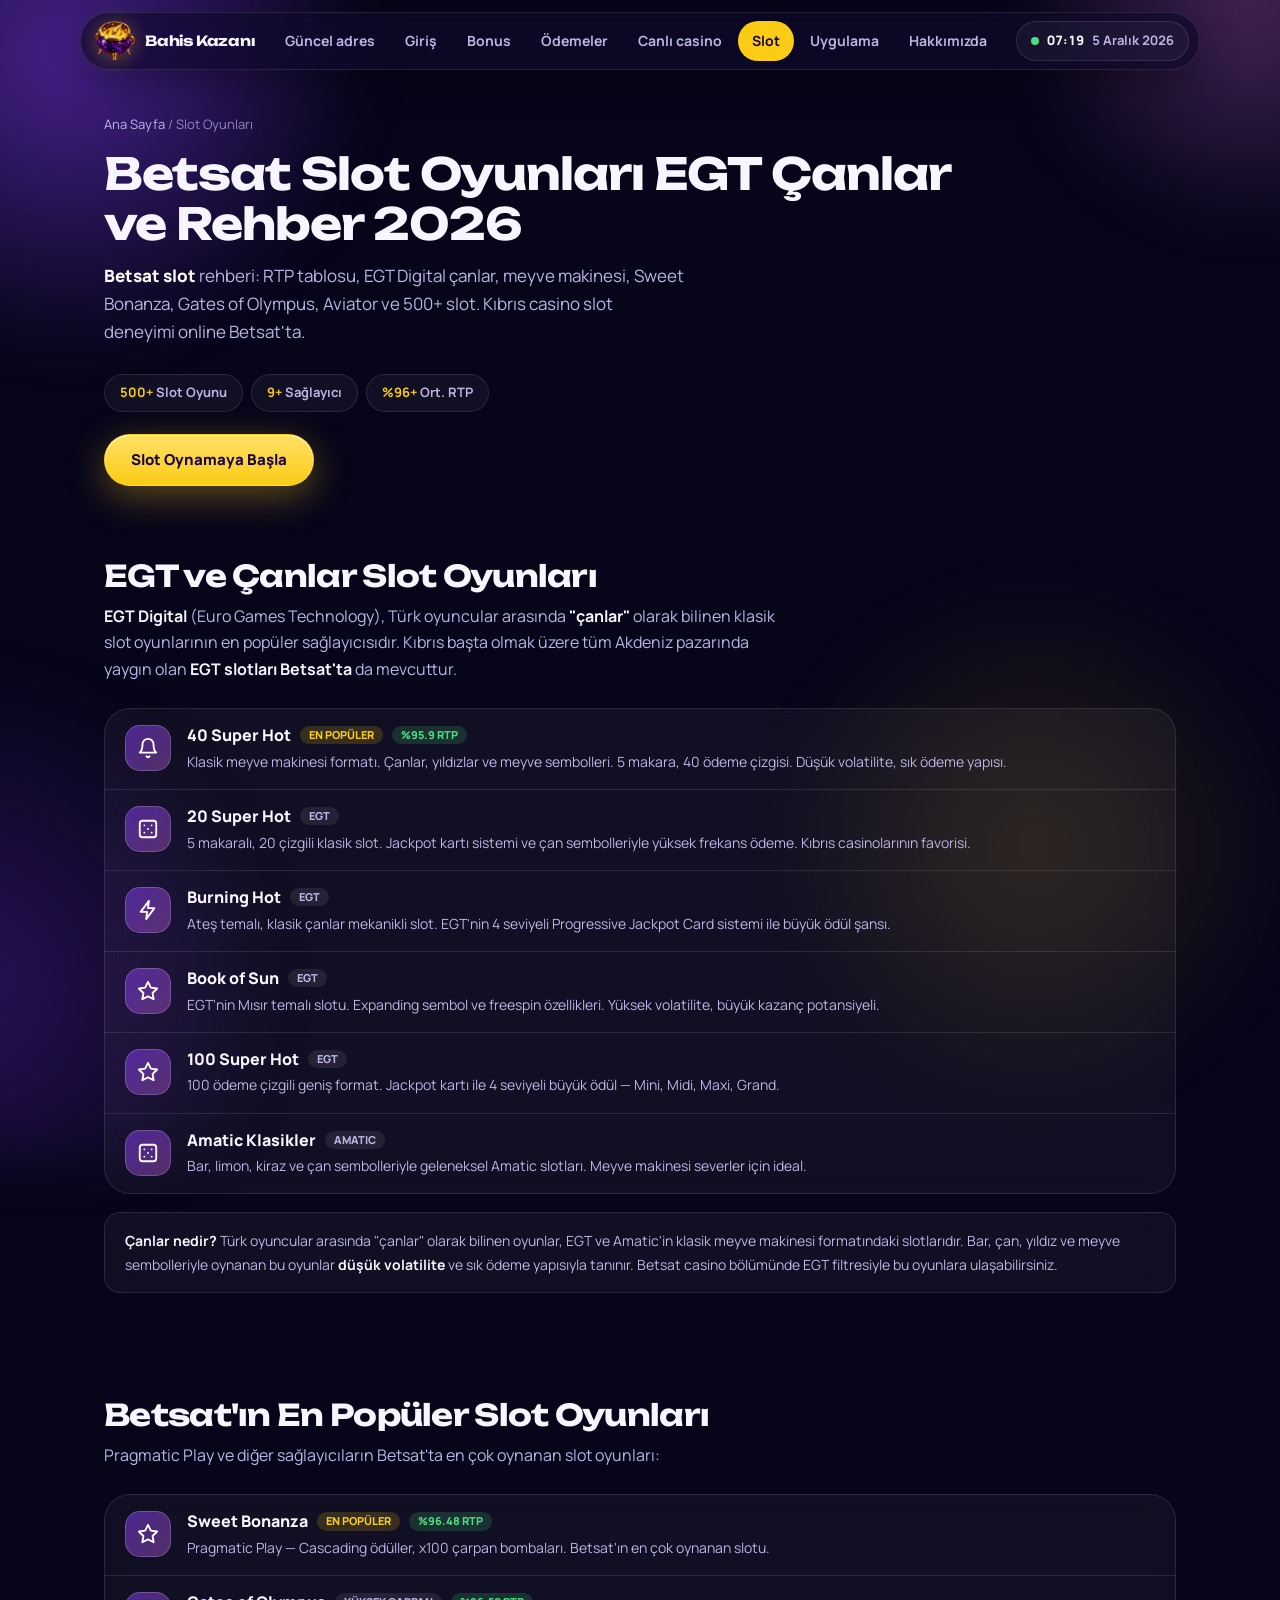
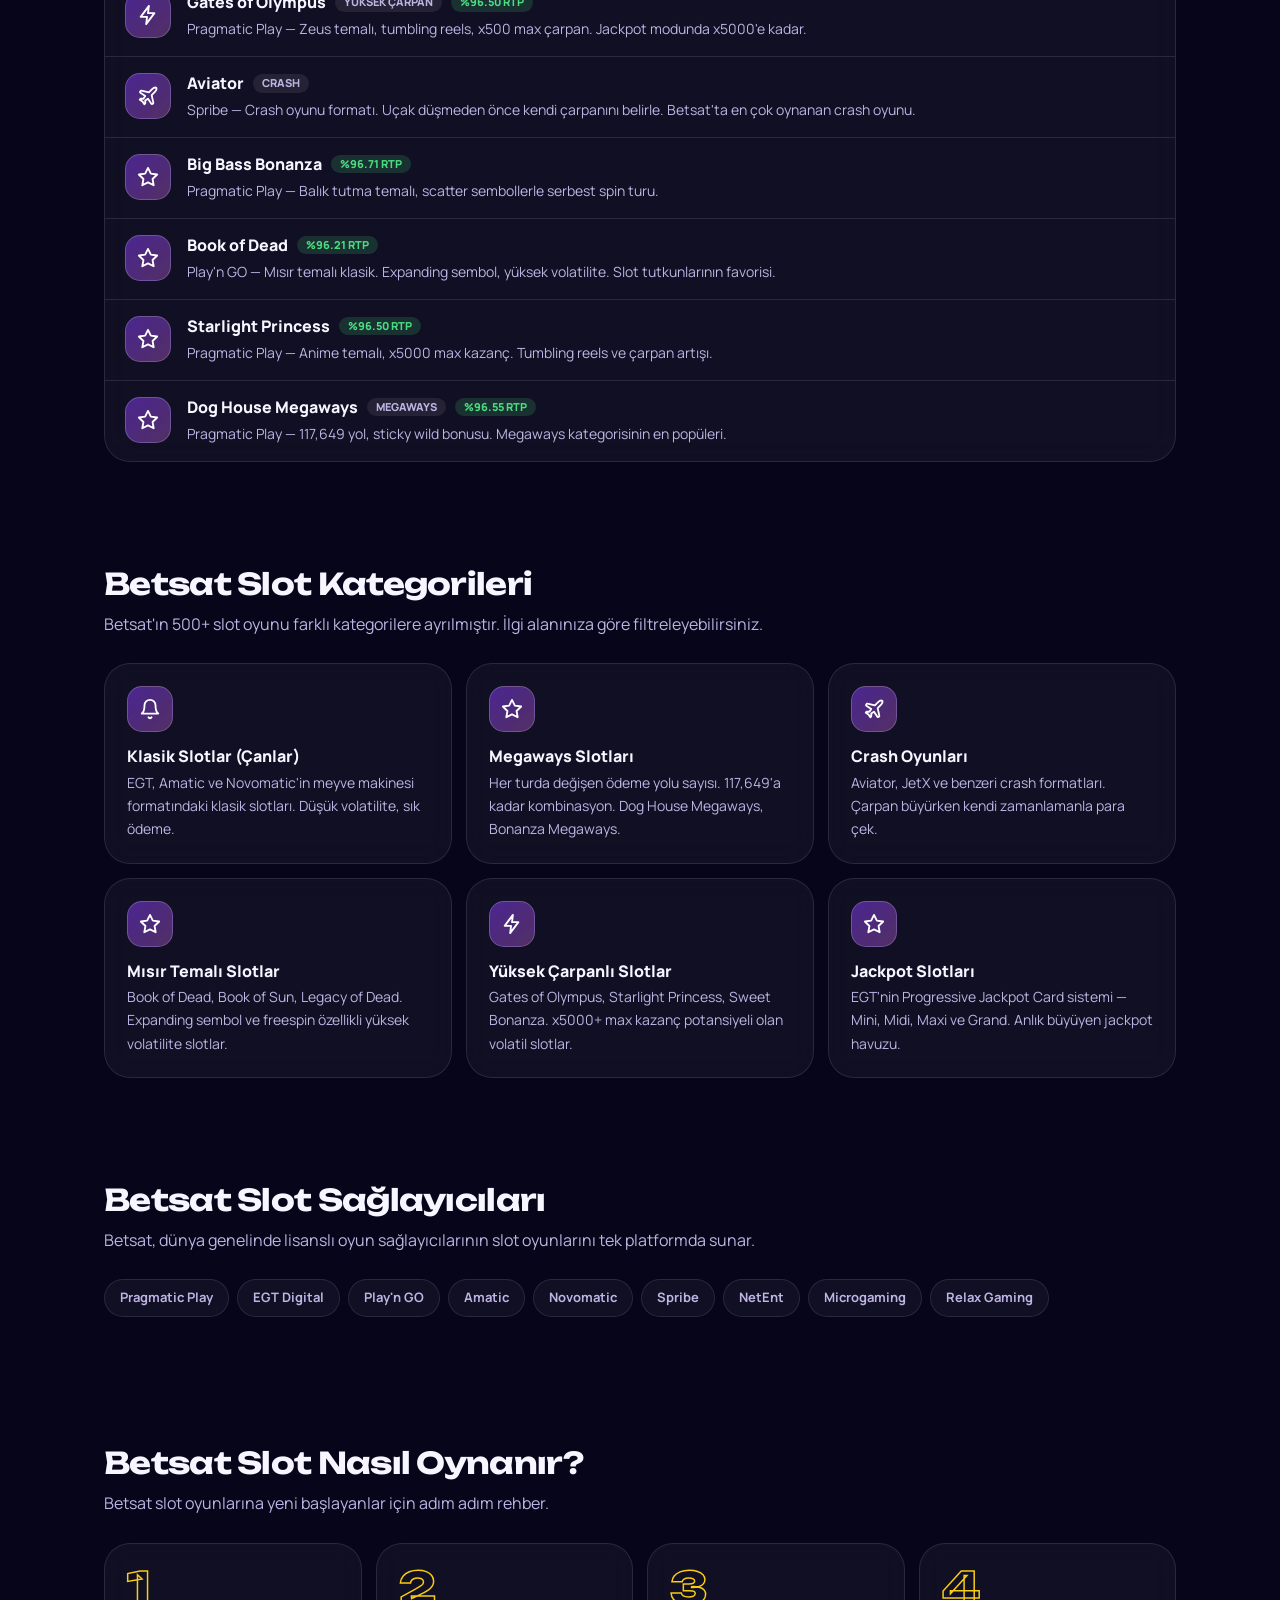
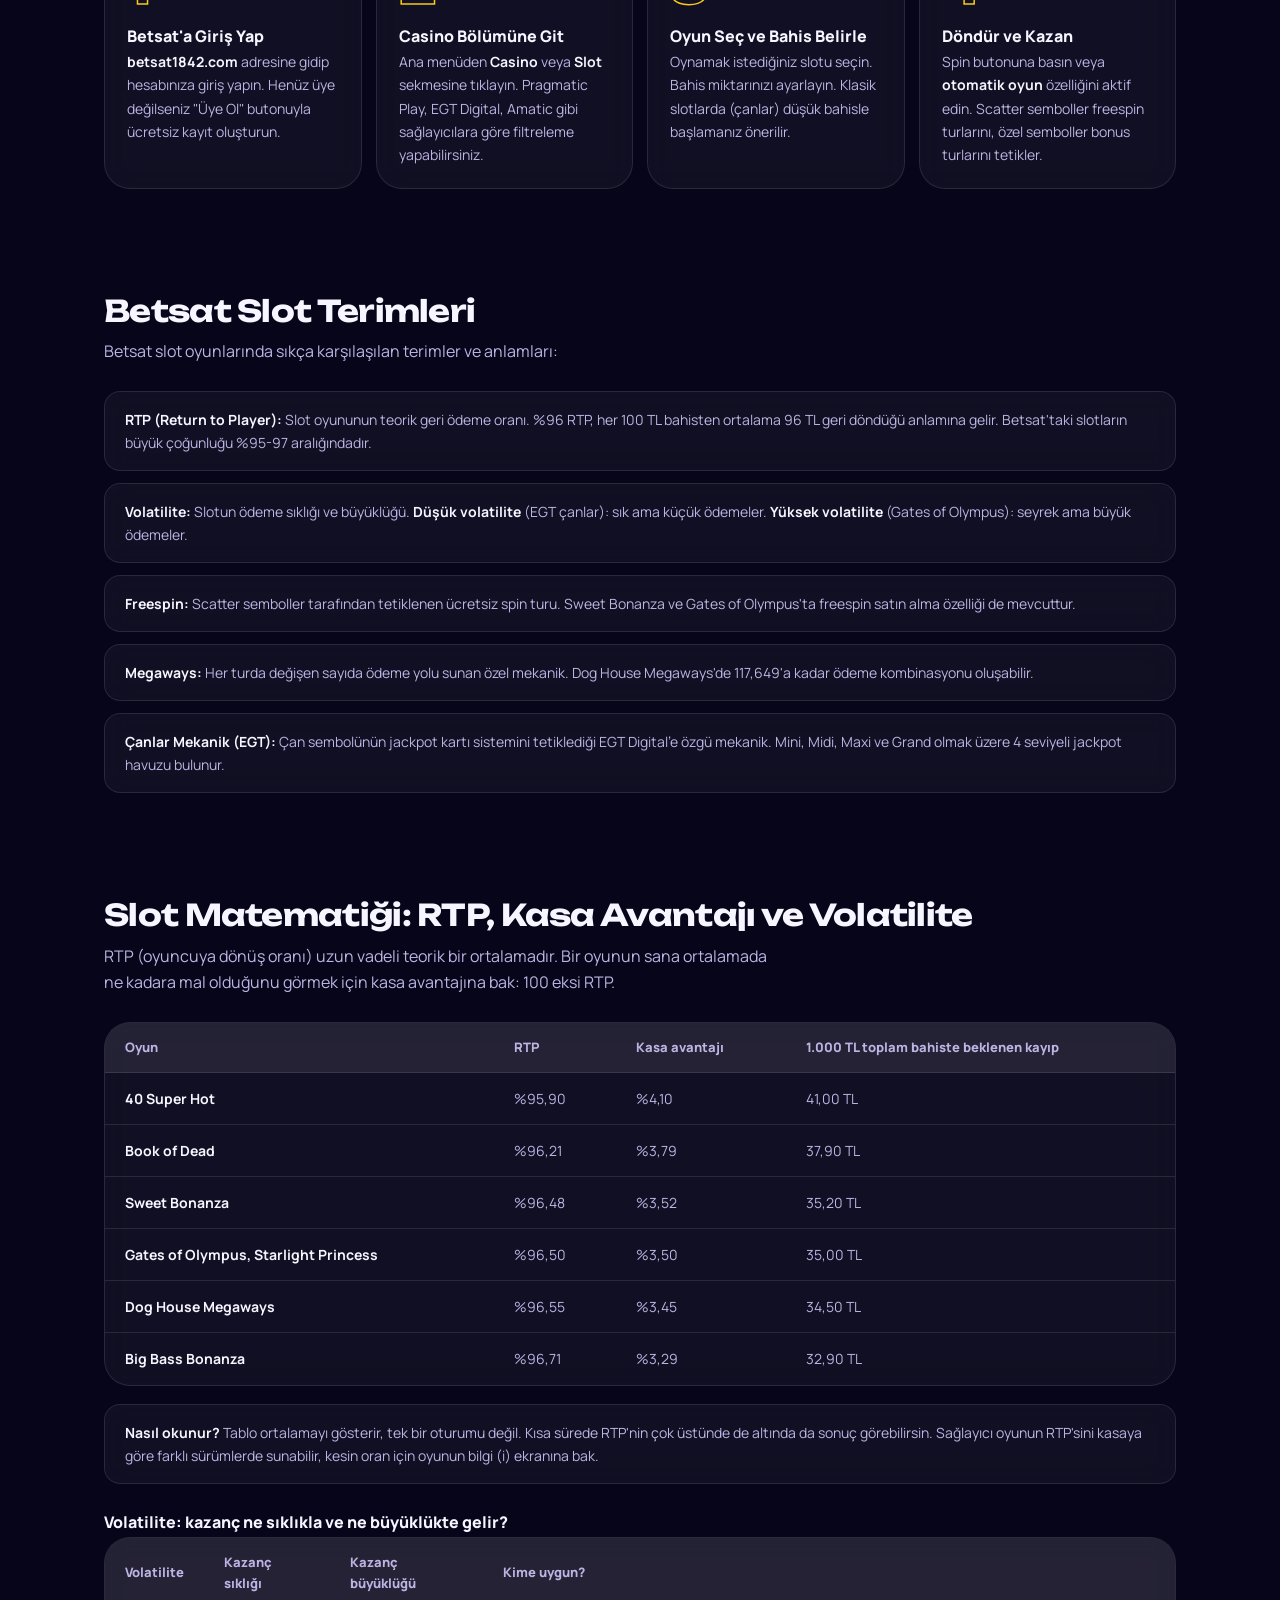
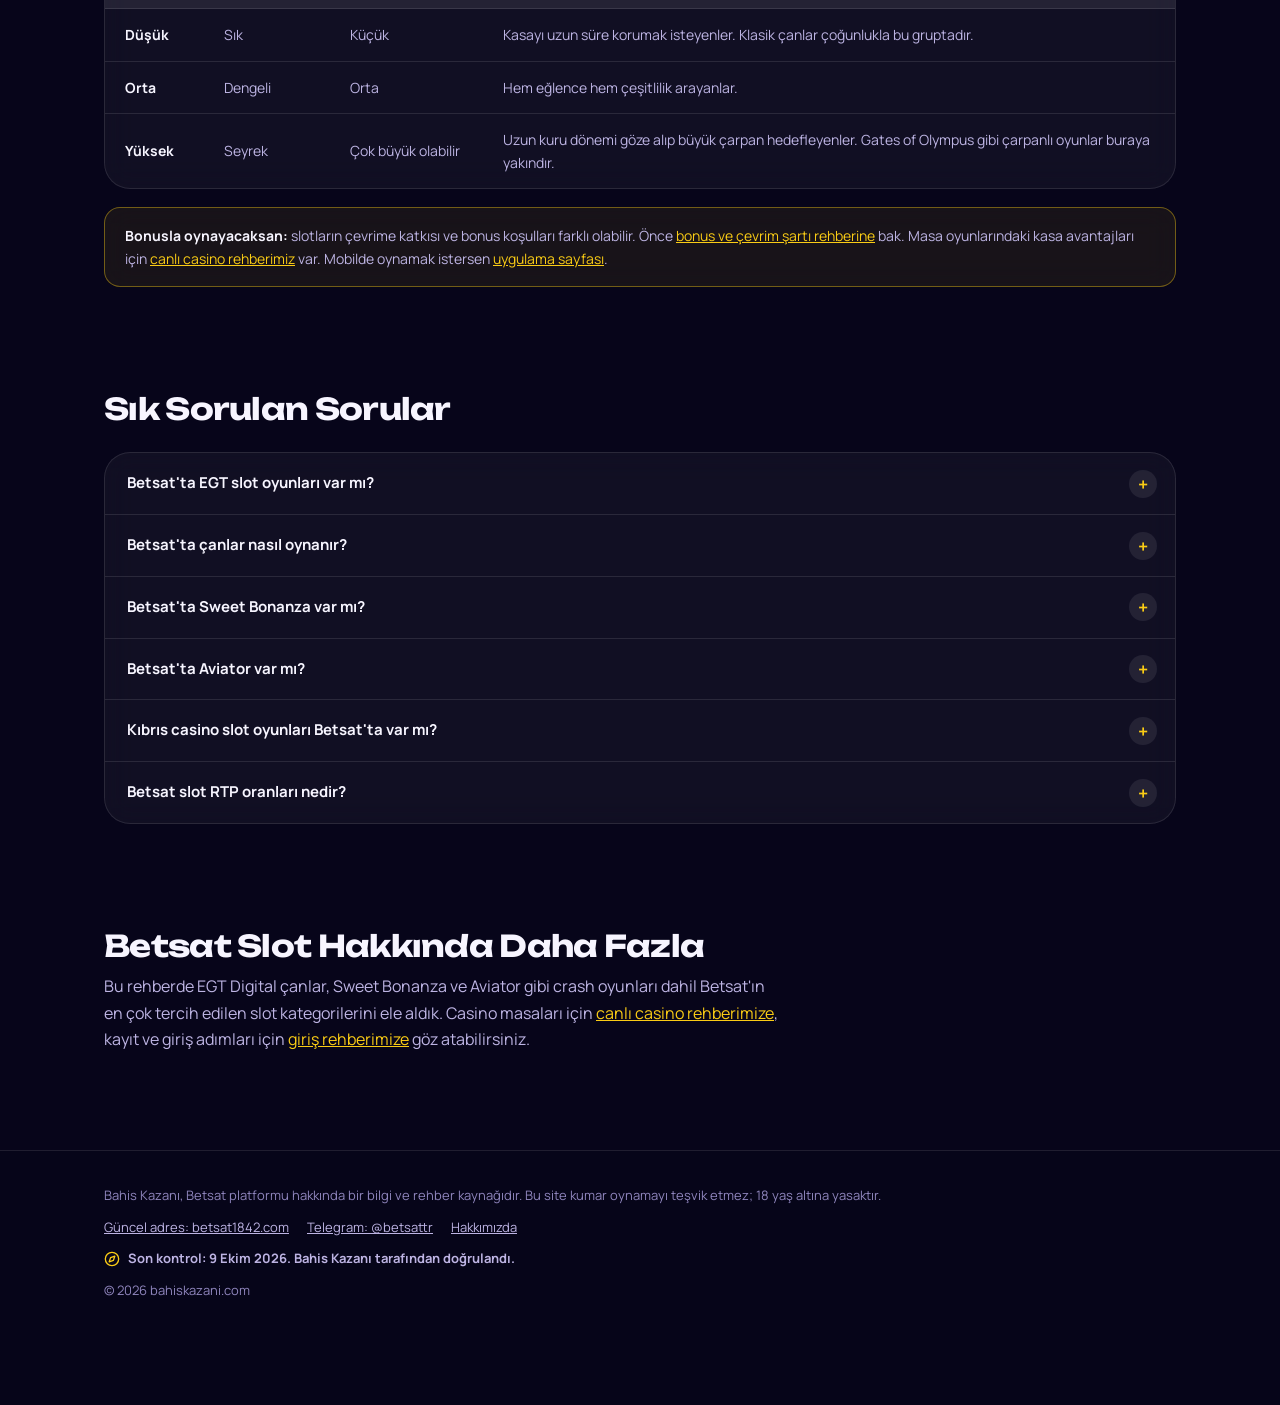
<file: betsat-slot/index.html>
<!DOCTYPE html>
<html lang="tr">
<head>
<meta charset="utf-8"/>
<meta content="width=device-width, initial-scale=1.0" name="viewport"/>
<title>Betsat Slot 2026 | EGT Çanlar, Sweet Bonanza, RTP Tablosu</title>
<meta content="Betsat slot oyunları rehberi 2026. EGT Digital çanlar, meyve makinesi, Sweet Bonanza, Gates of Olympus, Aviator ve 500+ slot oyunu. Kıbrıs casino slot rehberi." name="description"/>
<meta content="index, follow" name="robots"/>
<link href="https://bahiskazani.com/betsat-slot/" rel="canonical"/>
<meta content="Betsat Slot Oyunları 2026 | EGT, Çanlar, Meyve Makinesi Rehberi" property="og:title"/>
<meta content="Betsat slot rehberi. EGT Digital çanlar, Sweet Bonanza, Aviator ve 500+ slot. Kıbrıs casino slot deneyimi online." property="og:description"/>
<meta content="https://bahiskazani.com/betsat-slot/" property="og:url"/>
<meta content="article" property="og:type"/>
<meta content="Bahis Kazanı" property="og:site_name"/>
<meta content="2026-10-09" name="article:modified_time"/>
<script type="application/ld+json">
  {"@context":"https://schema.org","@type":"BreadcrumbList","itemListElement":[{"@type":"ListItem","position":1,"name":"Ana Sayfa","item":"https://bahiskazani.com/"},{"@type":"ListItem","position":2,"name":"Betsat Slot Oyunları","item":"https://bahiskazani.com/betsat-slot/"}]}
  </script>
<script type="application/ld+json">
  {"@context":"https://schema.org","@type":"FAQPage","mainEntity":[{"@type":"Question","name":"Betsat'ta EGT slot oyunları var mı?","acceptedAnswer":{"@type":"Answer","text":"Evet, Betsat'ta EGT Digital'ın popüler slot oyunları mevcuttur. 40 Super Hot, 20 Super Hot, Burning Hot ve Book of Sun gibi EGT slotlarına Betsat casino bölümünden ulaşabilirsiniz."}},{"@type":"Question","name":"Betsat'ta çanlar nasıl oynanır?","acceptedAnswer":{"@type":"Answer","text":"Betsat casino bölümünde EGT veya Amatic filtresini kullanarak çanlar mekanikli klasik slotlara ulaşabilirsiniz."}},{"@type":"Question","name":"Betsat'ta Sweet Bonanza var mı?","acceptedAnswer":{"@type":"Answer","text":"Evet, Pragmatic Play'in Sweet Bonanza oyunu Betsat'ta mevcuttur. Cascading ödüller ve x100 çarpan bombaları ile yüksek kazanç potansiyeli sunar."}},{"@type":"Question","name":"Betsat'ta Aviator var mı?","acceptedAnswer":{"@type":"Answer","text":"Evet, Spribe'ın crash oyunu Aviator Betsat'ta mevcuttur. Casino bölümünden Crash Games kategorisine girerek ulaşabilirsiniz."}}]}
  </script>
<script type="application/ld+json">
  {"@context":"https://schema.org","@type":"WebPage","name":"Betsat Slot Oyunları 2026","url":"https://bahiskazani.com/betsat-slot/","description":"EGT Digital çanlar, meyve makinesi, Sweet Bonanza, Aviator ve 500+ slot oyunu rehberi.","inLanguage":"tr","dateModified":"2026-10-09"}
  </script>
<link href="https://fonts.googleapis.com" rel="preconnect"/>
<link crossorigin="" href="https://fonts.gstatic.com" rel="preconnect"/>
<link href="https://fonts.googleapis.com/css2?family=Unbounded:wght@600;700;800&amp;family=Manrope:wght@400;600;700;800&amp;display=swap" rel="stylesheet"/>
<link href="/style.css?v=11" rel="stylesheet"/>
<link rel="icon" href="/favicon.ico" sizes="48x48">
<link rel="icon" href="/icon-192.png" type="image/png" sizes="192x192">
<link rel="apple-touch-icon" href="/apple-touch-icon.png">
<meta property="og:image" content="https://bahiskazani.com/og.jpg">
<meta property="og:image:width" content="1200">
<meta property="og:image:height" content="630">
<meta name="twitter:card" content="summary_large_image">
<!-- Google tag (gtag.js) -->
<script async src="https://www.googletagmanager.com/gtag/js?id=G-H2N33LB95Q"></script>
<script>
  window.dataLayer = window.dataLayer || [];
  function gtag(){dataLayer.push(arguments);}
  gtag('js', new Date());
  gtag('config', 'G-H2N33LB95Q');
</script>
</head>
<body>
<header class="top">
<div class="top-in">
<a class="brand" href="/"><img class="brand-mark" src="/logo.png" alt="" width="40" height="40">Bahis Kazanı</a>
<nav aria-label="Rehberler" class="nav">
<a href="/">Güncel adres</a>
<a href="/betsat-giris/">Giriş</a>
<a href="/betsat-bonus/">Bonus</a>
<a href="/betsat-para-yatirma-cekme/">Ödemeler</a>
<a href="/betsat-canli-casino/">Canlı casino</a>
<a aria-current="page" href="/betsat-slot/">Slot</a>
<a href="/betsat-uygulama/">Uygulama</a>
<a href="/hakkimizda/">Hakkımızda</a>
</nav>
<a href="https://bsafcdn.com/C.ashx?btag=a_9477b_678c_&amp;affid=20402&amp;siteid=9477&amp;adid=678&amp;c=" target="_blank" rel="sponsored nofollow noopener" class="btn btn-go btn-s top-cta" title="betsat1842.com" data-cta="ust-menu">Giriş yap</a>
    <div aria-label="Türkiye saati" class="clock-pill num"><span class="live"></span><b data-time-short="">--:--</b><span class="cp-date" data-date=""></span></div>
</div>
</header>
<main>
<section class="hero"><div class="wrap"><nav aria-label="breadcrumb" class="crumb"><a href="/">Ana Sayfa</a> / <span>Slot Oyunları</span></nav><h1>Betsat Slot Oyunları EGT Çanlar ve Rehber 2026</h1><p class="lead"><strong>Betsat slot</strong> rehberi: RTP tablosu, EGT Digital çanlar, meyve makinesi, Sweet Bonanza, Gates of Olympus, Aviator ve 500+ slot. Kıbrıs casino slot deneyimi online Betsat'ta.</p><div class="chips"><span class="chip"><b>500+</b> Slot Oyunu</span><span class="chip"><b>9+</b> Sağlayıcı</span><span class="chip"><b>%96+</b> Ort. RTP</span></div><div class="actions"><a class="btn btn-go" href="https://bsafcdn.com/C.ashx?btag=a_9477b_678c_&amp;affid=20402&amp;siteid=9477&amp;adid=678&amp;c=" rel="sponsored nofollow noopener" target="_blank" data-cta="sayfa-ici">Slot Oynamaya Başla</a></div></div></section>
<section class="sec"><div class="wrap">
<div class="sec-head"><h2>EGT ve Çanlar Slot Oyunları</h2><p><strong>EGT Digital</strong> (Euro Games Technology), Türk oyuncular arasında <strong>"çanlar"</strong> olarak bilinen klasik slot oyunlarının en popüler sağlayıcısıdır. Kıbrıs başta olmak üzere tüm Akdeniz pazarında yaygın olan <strong>EGT slotları Betsat'ta</strong> da mevcuttur.</p></div>
<div class="rows">
<div class="row">
<span class="ico"><span class="i i-bell"></span></span>
<div>
<h3>40 Super Hot <span class="tag tag-y">EN POPÜLER</span> <span class="tag tag-g">%95.9 RTP</span></h3>
<p>Klasik meyve makinesi formatı. Çanlar, yıldızlar ve meyve sembolleri. 5 makara, 40 ödeme çizgisi. Düşük volatilite, sık ödeme yapısı.</p>
</div>
</div>
<div class="row">
<span class="ico"><span class="i i-dice"></span></span>
<div>
<h3>20 Super Hot <span class="tag">EGT</span></h3>
<p>5 makaralı, 20 çizgili klasik slot. Jackpot kartı sistemi ve çan sembolleriyle yüksek frekans ödeme. Kıbrıs casinolarının favorisi.</p>
</div>
</div>
<div class="row">
<span class="ico"><span class="i i-bolt"></span></span>
<div>
<h3>Burning Hot <span class="tag">EGT</span></h3>
<p>Ateş temalı, klasik çanlar mekanikli slot. EGT'nin 4 seviyeli Progressive Jackpot Card sistemi ile büyük ödül şansı.</p>
</div>
</div>
<div class="row">
<span class="ico"><span class="i i-star"></span></span>
<div>
<h3>Book of Sun <span class="tag">EGT</span></h3>
<p>EGT'nin Mısır temalı slotu. Expanding sembol ve freespin özellikleri. Yüksek volatilite, büyük kazanç potansiyeli.</p>
</div>
</div>
<div class="row">
<span class="ico"><span class="i i-star"></span></span>
<div>
<h3>100 Super Hot <span class="tag">EGT</span></h3>
<p>100 ödeme çizgili geniş format. Jackpot kartı ile 4 seviyeli büyük ödül — Mini, Midi, Maxi, Grand.</p>
</div>
</div>
<div class="row">
<span class="ico"><span class="i i-dice"></span></span>
<div>
<h3>Amatic Klasikler <span class="tag">AMATIC</span></h3>
<p>Bar, limon, kiraz ve çan sembolleriyle geleneksel Amatic slotları. Meyve makinesi severler için ideal.</p>
</div>
</div>
</div>
<div class="note">
<p> <strong>Çanlar nedir?</strong> Türk oyuncular arasında "çanlar" olarak bilinen oyunlar, EGT ve Amatic'in klasik meyve makinesi formatındaki slotlarıdır. Bar, çan, yıldız ve meyve sembolleriyle oynanan bu oyunlar <strong>düşük volatilite</strong> ve sık ödeme yapısıyla tanınır. Betsat casino bölümünde EGT filtresiyle bu oyunlara ulaşabilirsiniz.</p>
</div>
</div></section>
<section class="sec"><div class="wrap">
<div class="sec-head"><h2>Betsat'ın En Popüler Slot Oyunları</h2><p>Pragmatic Play ve diğer sağlayıcıların Betsat'ta en çok oynanan slot oyunları:</p></div>
<div class="rows">
<div class="row">
<span class="ico"><span class="i i-star"></span></span>
<div>
<h3>Sweet Bonanza <span class="tag tag-y">EN POPÜLER</span> <span class="tag tag-g">%96.48 RTP</span></h3>
<p>Pragmatic Play — Cascading ödüller, x100 çarpan bombaları. Betsat'ın en çok oynanan slotu.</p>
</div>
</div>
<div class="row">
<span class="ico"><span class="i i-bolt"></span></span>
<div>
<h3>Gates of Olympus <span class="tag">YÜKSEK ÇARPAN</span> <span class="tag tag-g">%96.50 RTP</span></h3>
<p>Pragmatic Play — Zeus temalı, tumbling reels, x500 max çarpan. Jackpot modunda x5000'e kadar.</p>
</div>
</div>
<div class="row">
<span class="ico"><span class="i i-plane"></span></span>
<div>
<h3>Aviator <span class="tag">CRASH</span></h3>
<p>Spribe — Crash oyunu formatı. Uçak düşmeden önce kendi çarpanını belirle. Betsat'ta en çok oynanan crash oyunu.</p>
</div>
</div>
<div class="row">
<span class="ico"><span class="i i-star"></span></span>
<div>
<h3>Big Bass Bonanza <span class="tag tag-g">%96.71 RTP</span></h3>
<p>Pragmatic Play — Balık tutma temalı, scatter sembollerle serbest spin turu.</p>
</div>
</div>
<div class="row">
<span class="ico"><span class="i i-star"></span></span>
<div>
<h3>Book of Dead <span class="tag tag-g">%96.21 RTP</span></h3>
<p>Play'n GO — Mısır temalı klasik. Expanding sembol, yüksek volatilite. Slot tutkunlarının favorisi.</p>
</div>
</div>
<div class="row">
<span class="ico"><span class="i i-star"></span></span>
<div>
<h3>Starlight Princess <span class="tag tag-g">%96.50 RTP</span></h3>
<p>Pragmatic Play — Anime temalı, x5000 max kazanç. Tumbling reels ve çarpan artışı.</p>
</div>
</div>
<div class="row">
<span class="ico"><span class="i i-star"></span></span>
<div>
<h3>Dog House Megaways <span class="tag">MEGAWAYS</span> <span class="tag tag-g">%96.55 RTP</span></h3>
<p>Pragmatic Play — 117,649 yol, sticky wild bonusu. Megaways kategorisinin en popüleri.</p>
</div>
</div>
</div>
</div></section>
<section class="sec"><div class="wrap">
<div class="sec-head"><h2>Betsat Slot Kategorileri</h2><p>Betsat'ın 500+ slot oyunu farklı kategorilere ayrılmıştır. İlgi alanınıza göre filtreleyebilirsiniz.</p></div>
<div class="grid">
<div class="card">
<span class="ico"><span class="i i-bell"></span></span>
<h3>Klasik Slotlar (Çanlar)</h3>
<p>EGT, Amatic ve Novomatic'in meyve makinesi formatındaki klasik slotları. Düşük volatilite, sık ödeme.</p>
</div>
<div class="card">
<span class="ico"><span class="i i-star"></span></span>
<h3>Megaways Slotları</h3>
<p>Her turda değişen ödeme yolu sayısı. 117,649'a kadar kombinasyon. Dog House Megaways, Bonanza Megaways.</p>
</div>
<div class="card">
<span class="ico"><span class="i i-plane"></span></span>
<h3>Crash Oyunları</h3>
<p>Aviator, JetX ve benzeri crash formatları. Çarpan büyürken kendi zamanlamanla para çek.</p>
</div>
<div class="card">
<span class="ico"><span class="i i-star"></span></span>
<h3>Mısır Temalı Slotlar</h3>
<p>Book of Dead, Book of Sun, Legacy of Dead. Expanding sembol ve freespin özellikli yüksek volatilite slotlar.</p>
</div>
<div class="card">
<span class="ico"><span class="i i-bolt"></span></span>
<h3>Yüksek Çarpanlı Slotlar</h3>
<p>Gates of Olympus, Starlight Princess, Sweet Bonanza. x5000+ max kazanç potansiyeli olan volatil slotlar.</p>
</div>
<div class="card">
<span class="ico"><span class="i i-star"></span></span>
<h3>Jackpot Slotları</h3>
<p>EGT'nin Progressive Jackpot Card sistemi — Mini, Midi, Maxi ve Grand. Anlık büyüyen jackpot havuzu.</p>
</div>
</div>
</div></section>
<section class="sec"><div class="wrap">
<div class="sec-head"><h2>Betsat Slot Sağlayıcıları</h2><p>Betsat, dünya genelinde lisanslı oyun sağlayıcılarının slot oyunlarını tek platformda sunar.</p></div>
<div class="chips">
<span class="chip"> Pragmatic Play</span>
<span class="chip"> EGT Digital</span>
<span class="chip"> Play'n GO</span>
<span class="chip"> Amatic</span>
<span class="chip"> Novomatic</span>
<span class="chip"> Spribe</span>
<span class="chip"> NetEnt</span>
<span class="chip"> Microgaming</span>
<span class="chip"> Relax Gaming</span>
</div>
</div></section>
<section class="sec"><div class="wrap">
<div class="sec-head"><h2>Betsat Slot Nasıl Oynanır?</h2><p>Betsat slot oyunlarına yeni başlayanlar için adım adım rehber.</p></div>
<ol class="steps">
<li><div>
<h3>Betsat'a Giriş Yap</h3>
<p><strong>betsat1842.com</strong> adresine gidip hesabınıza giriş yapın. Henüz üye değilseniz "Üye Ol" butonuyla ücretsiz kayıt oluşturun.</p>
</div></li>
<li><div>
<h3>Casino Bölümüne Git</h3>
<p>Ana menüden <strong>Casino</strong> veya <strong>Slot</strong> sekmesine tıklayın. Pragmatic Play, EGT Digital, Amatic gibi sağlayıcılara göre filtreleme yapabilirsiniz.</p>
</div></li>
<li><div>
<h3>Oyun Seç ve Bahis Belirle</h3>
<p>Oynamak istediğiniz slotu seçin. Bahis miktarınızı ayarlayın. Klasik slotlarda (çanlar) düşük bahisle başlamanız önerilir.</p>
</div></li>
<li><div>
<h3>Döndür ve Kazan</h3>
<p>Spin butonuna basın veya <strong>otomatik oyun</strong> özelliğini aktif edin. Scatter semboller freespin turlarını, özel semboller bonus turlarını tetikler.</p>
</div></li>
</ol>
</div></section>
<section class="sec"><div class="wrap">
<div class="sec-head"><h2>Betsat Slot Terimleri</h2><p>Betsat slot oyunlarında sıkça karşılaşılan terimler ve anlamları:</p></div>
<div class="note">
<p> <strong>RTP (Return to Player):</strong> Slot oyununun teorik geri ödeme oranı. %96 RTP, her 100 TL bahisten ortalama 96 TL geri döndüğü anlamına gelir. Betsat'taki slotların büyük çoğunluğu %95-97 aralığındadır.</p>
</div>
<div class="note">
<p> <strong>Volatilite:</strong> Slotun ödeme sıklığı ve büyüklüğü. <strong>Düşük volatilite</strong> (EGT çanlar): sık ama küçük ödemeler. <strong>Yüksek volatilite</strong> (Gates of Olympus): seyrek ama büyük ödemeler.</p>
</div>
<div class="note">
<p> <strong>Freespin:</strong> Scatter semboller tarafından tetiklenen ücretsiz spin turu. Sweet Bonanza ve Gates of Olympus'ta freespin satın alma özelliği de mevcuttur.</p>
</div>
<div class="note">
<p> <strong>Megaways:</strong> Her turda değişen sayıda ödeme yolu sunan özel mekanik. Dog House Megaways'de 117,649'a kadar ödeme kombinasyonu oluşabilir.</p>
</div>
<div class="note">
<p> <strong>Çanlar Mekanik (EGT):</strong> Çan sembolünün jackpot kartı sistemini tetiklediği EGT Digital'e özgü mekanik. Mini, Midi, Maxi ve Grand olmak üzere 4 seviyeli jackpot havuzu bulunur.</p>
</div>
</div></section>
<section class="sec"><div class="wrap">
<div class="sec-head"><h2>Slot Matematiği: RTP, Kasa Avantajı ve Volatilite</h2><p>RTP (oyuncuya dönüş oranı) uzun vadeli teorik bir ortalamadır. Bir oyunun sana ortalamada ne kadara mal olduğunu görmek için kasa avantajına bak: 100 eksi RTP.</p></div>
<div class="table-wrap"><table class="table">
<thead><tr><th>Oyun</th><th>RTP</th><th>Kasa avantajı</th><th>1.000 TL toplam bahiste beklenen kayıp</th></tr></thead>
<tbody>
<tr><td>40 Super Hot</td><td>%95,90</td><td>%4,10</td><td>41,00 TL</td></tr>
<tr><td>Book of Dead</td><td>%96,21</td><td>%3,79</td><td>37,90 TL</td></tr>
<tr><td>Sweet Bonanza</td><td>%96,48</td><td>%3,52</td><td>35,20 TL</td></tr>
<tr><td>Gates of Olympus, Starlight Princess</td><td>%96,50</td><td>%3,50</td><td>35,00 TL</td></tr>
<tr><td>Dog House Megaways</td><td>%96,55</td><td>%3,45</td><td>34,50 TL</td></tr>
<tr><td>Big Bass Bonanza</td><td>%96,71</td><td>%3,29</td><td>32,90 TL</td></tr>
</tbody></table></div>
<div class="note"><p><strong>Nasıl okunur?</strong> Tablo ortalamayı gösterir, tek bir oturumu değil. Kısa sürede RTP'nin çok üstünde de altında da sonuç görebilirsin. Sağlayıcı oyunun RTP'sini kasaya göre farklı sürümlerde sunabilir, kesin oran için oyunun bilgi (i) ekranına bak.</p></div>
<h3 style="margin-top:28px">Volatilite: kazanç ne sıklıkla ve ne büyüklükte gelir?</h3>
<div class="table-wrap"><table class="table">
<thead><tr><th>Volatilite</th><th>Kazanç sıklığı</th><th>Kazanç büyüklüğü</th><th>Kime uygun?</th></tr></thead>
<tbody>
<tr><td>Düşük</td><td>Sık</td><td>Küçük</td><td>Kasayı uzun süre korumak isteyenler. Klasik çanlar çoğunlukla bu gruptadır.</td></tr>
<tr><td>Orta</td><td>Dengeli</td><td>Orta</td><td>Hem eğlence hem çeşitlilik arayanlar.</td></tr>
<tr><td>Yüksek</td><td>Seyrek</td><td>Çok büyük olabilir</td><td>Uzun kuru dönemi göze alıp büyük çarpan hedefleyenler. Gates of Olympus gibi çarpanlı oyunlar buraya yakındır.</td></tr>
</tbody></table></div>
<div class="note note-warn"><p><strong>Bonusla oynayacaksan:</strong> slotların çevrime katkısı ve bonus koşulları farklı olabilir. Önce <a href="/betsat-bonus/">bonus ve çevrim şartı rehberine</a> bak. Masa oyunlarındaki kasa avantajları için <a href="/betsat-canli-casino/">canlı casino rehberimiz</a> var. Mobilde oynamak istersen <a href="/betsat-uygulama/">uygulama sayfası</a>.</p></div>
</div></section>
<section class="sec"><div class="wrap">
<div class="sec-head"><h2>Sık Sorulan Sorular</h2></div>
<div class="faq">
<details>
<summary>Betsat'ta EGT slot oyunları var mı?</summary>
<p>Evet, Betsat'ta EGT Digital'ın popüler slot oyunları mevcuttur. 40 Super Hot, 20 Super Hot, Burning Hot, Book of Sun gibi EGT slotlarına Betsat casino bölümünden ulaşabilirsiniz.</p>
</details>
<details>
<summary>Betsat'ta çanlar nasıl oynanır?</summary>
<p>Betsat'a giriş yapıp Casino bölümüne gidin. Slot kategorisinde EGT veya Amatic filtresini kullanarak çanlar mekanikli klasik slotlara ulaşabilirsiniz. 40 Super Hot ve Burning Hot en popüler seçeneklerdir.</p>
</details>
<details>
<summary>Betsat'ta Sweet Bonanza var mı?</summary>
<p>Evet, Pragmatic Play'in Sweet Bonanza oyunu Betsat'ta mevcuttur. Cascading ödüller ve x100 çarpan bombaları ile RTP %96.48 olan bu oyun Betsat'ın en çok oynanan slotları arasındadır.</p>
</details>
<details>
<summary>Betsat'ta Aviator var mı?</summary>
<p>Evet, Spribe'ın crash oyunu Aviator Betsat'ta mevcuttur. Casino bölümünden Crash Games kategorisine girerek Aviator'a ulaşabilirsiniz.</p>
</details>
<details>
<summary>Kıbrıs casino slot oyunları Betsat'ta var mı?</summary>
<p>Kıbrıs casinolarında yaygın olan EGT Digital ve Amatic slotları Betsat'ta mevcuttur. 40 Super Hot, 20 Super Hot ve Burning Hot bu kategorinin en popüler örnekleridir.</p>
</details>
<details>
<summary>Betsat slot RTP oranları nedir?</summary>
<p>Sweet Bonanza %96.48, Gates of Olympus %96.50, Book of Dead %96.21, 40 Super Hot %95.9 RTP ile en yüksek oranlar arasındadır.</p>
</details>
</div>
</div></section>
<section class="sec"><div class="wrap">
<div class="sec-head"><h2>Betsat Slot Hakkında Daha Fazla</h2><p> Bu rehberde EGT Digital çanlar, Sweet Bonanza ve Aviator gibi crash oyunları dahil Betsat'ın en çok tercih edilen slot kategorilerini ele aldık. Casino masaları için <a href="/betsat-canli-casino/">canlı casino rehberimize</a>, kayıt ve giriş adımları için <a href="/betsat-giris/">giriş rehberimize</a> göz atabilirsiniz. </p></div>
</div></section>
</main>
<footer class="foot">
<div class="wrap">
<p>Bahis Kazanı, Betsat platformu hakkında bir bilgi ve rehber kaynağıdır. Bu site kumar oynamayı teşvik etmez; 18 yaş altına yasaktır.</p>
<nav aria-label="Alt bağlantılar">
<a href="https://bsafcdn.com/C.ashx?btag=a_9477b_678c_&amp;affid=20402&amp;siteid=9477&amp;adid=678&amp;c=" rel="sponsored nofollow noopener" target="_blank" data-cta="footer">Güncel adres: betsat1842.com</a>
<a href="https://t.me/betsattr" rel="noopener" target="_blank">Telegram: @betsattr</a>
<a href="/hakkimizda/">Hakkımızda</a>
</nav>
<p class="seal"><span class="i i-compass"></span>Son kontrol: 9 Ekim 2026. Bahis Kazanı tarafından doğrulandı.</p>
    <p>© 2026 bahiskazani.com</p>
</div>
</footer>
<div class="dock">
<div><b>betsat1842.com</b>Güncel adres, 9 Ekim</div>
<a class="btn btn-go btn-s" href="https://bsafcdn.com/C.ashx?btag=a_9477b_678c_&amp;affid=20402&amp;siteid=9477&amp;adid=678&amp;c=" rel="sponsored nofollow noopener" target="_blank" data-cta="alt-cubuk">Giriş yap</a>
</div>
<script defer="" src="/site.js?v=8"></script>
</body>
</html>
</file>
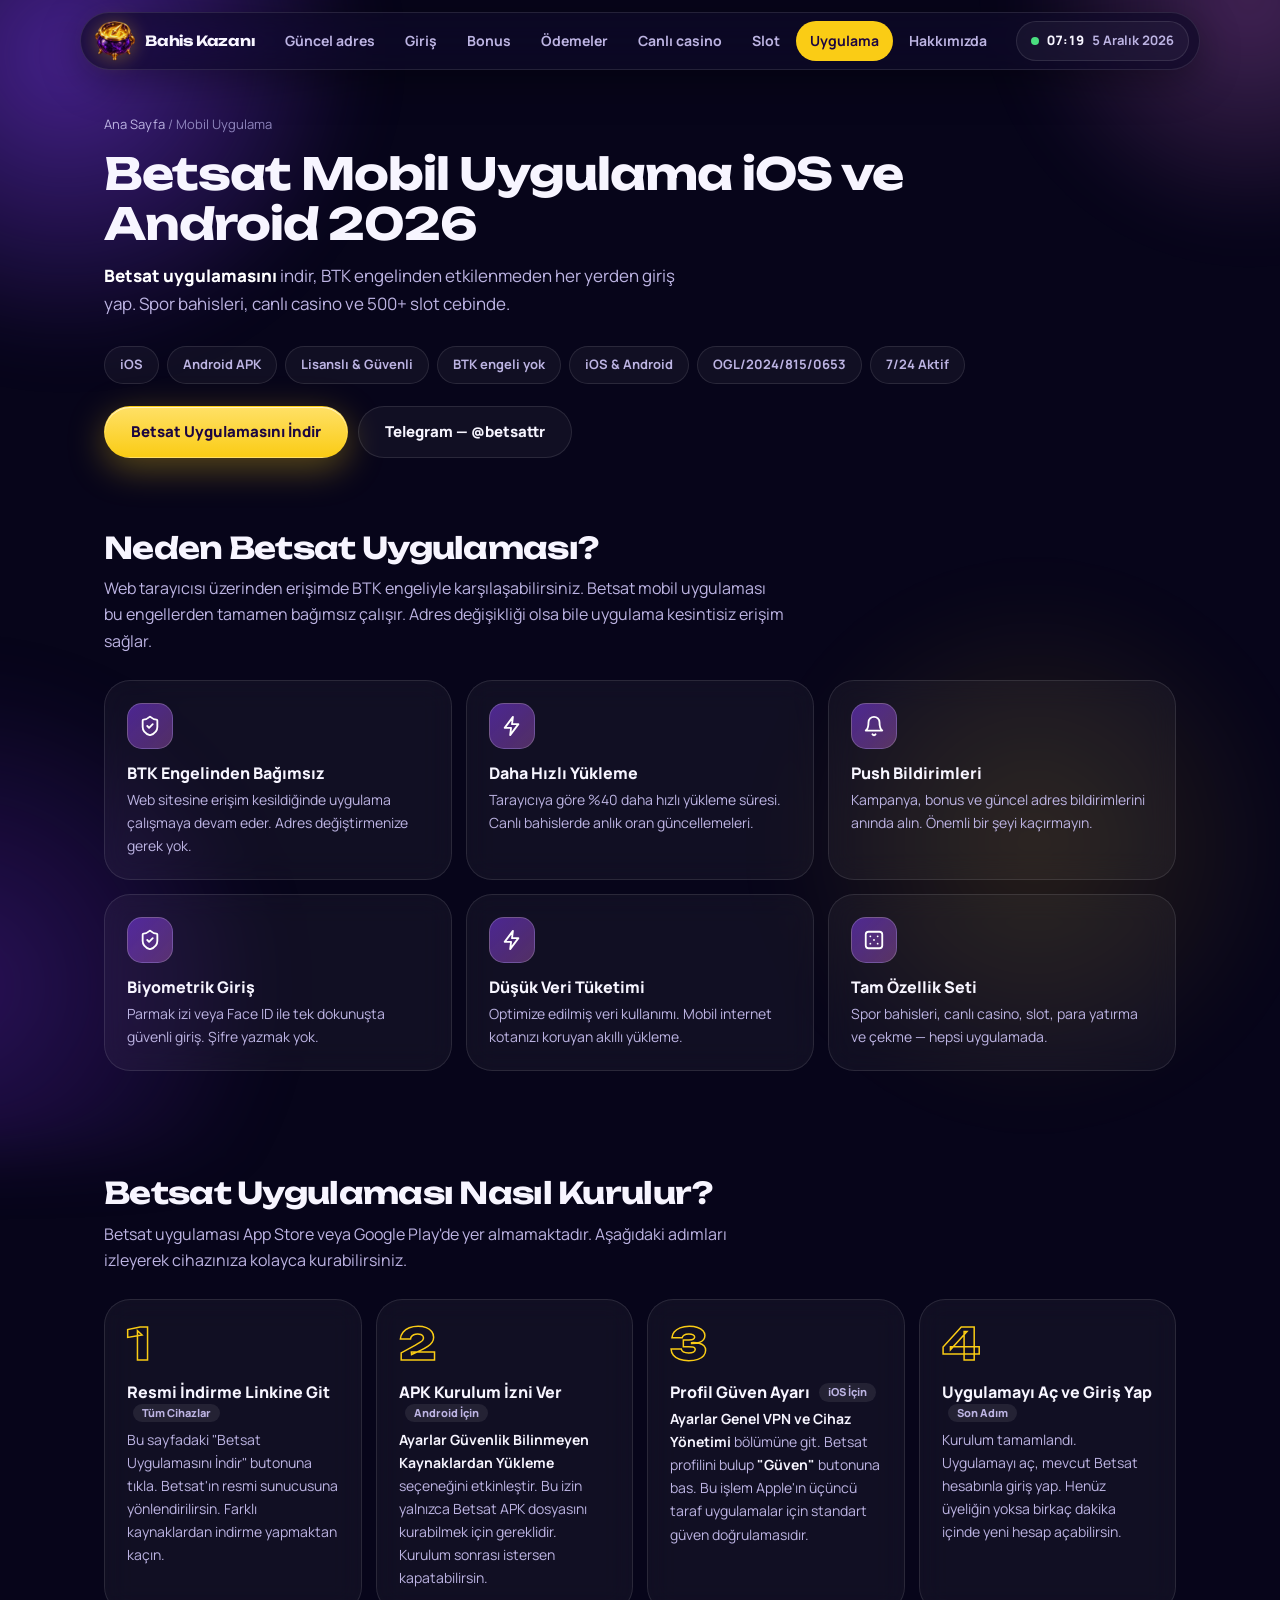
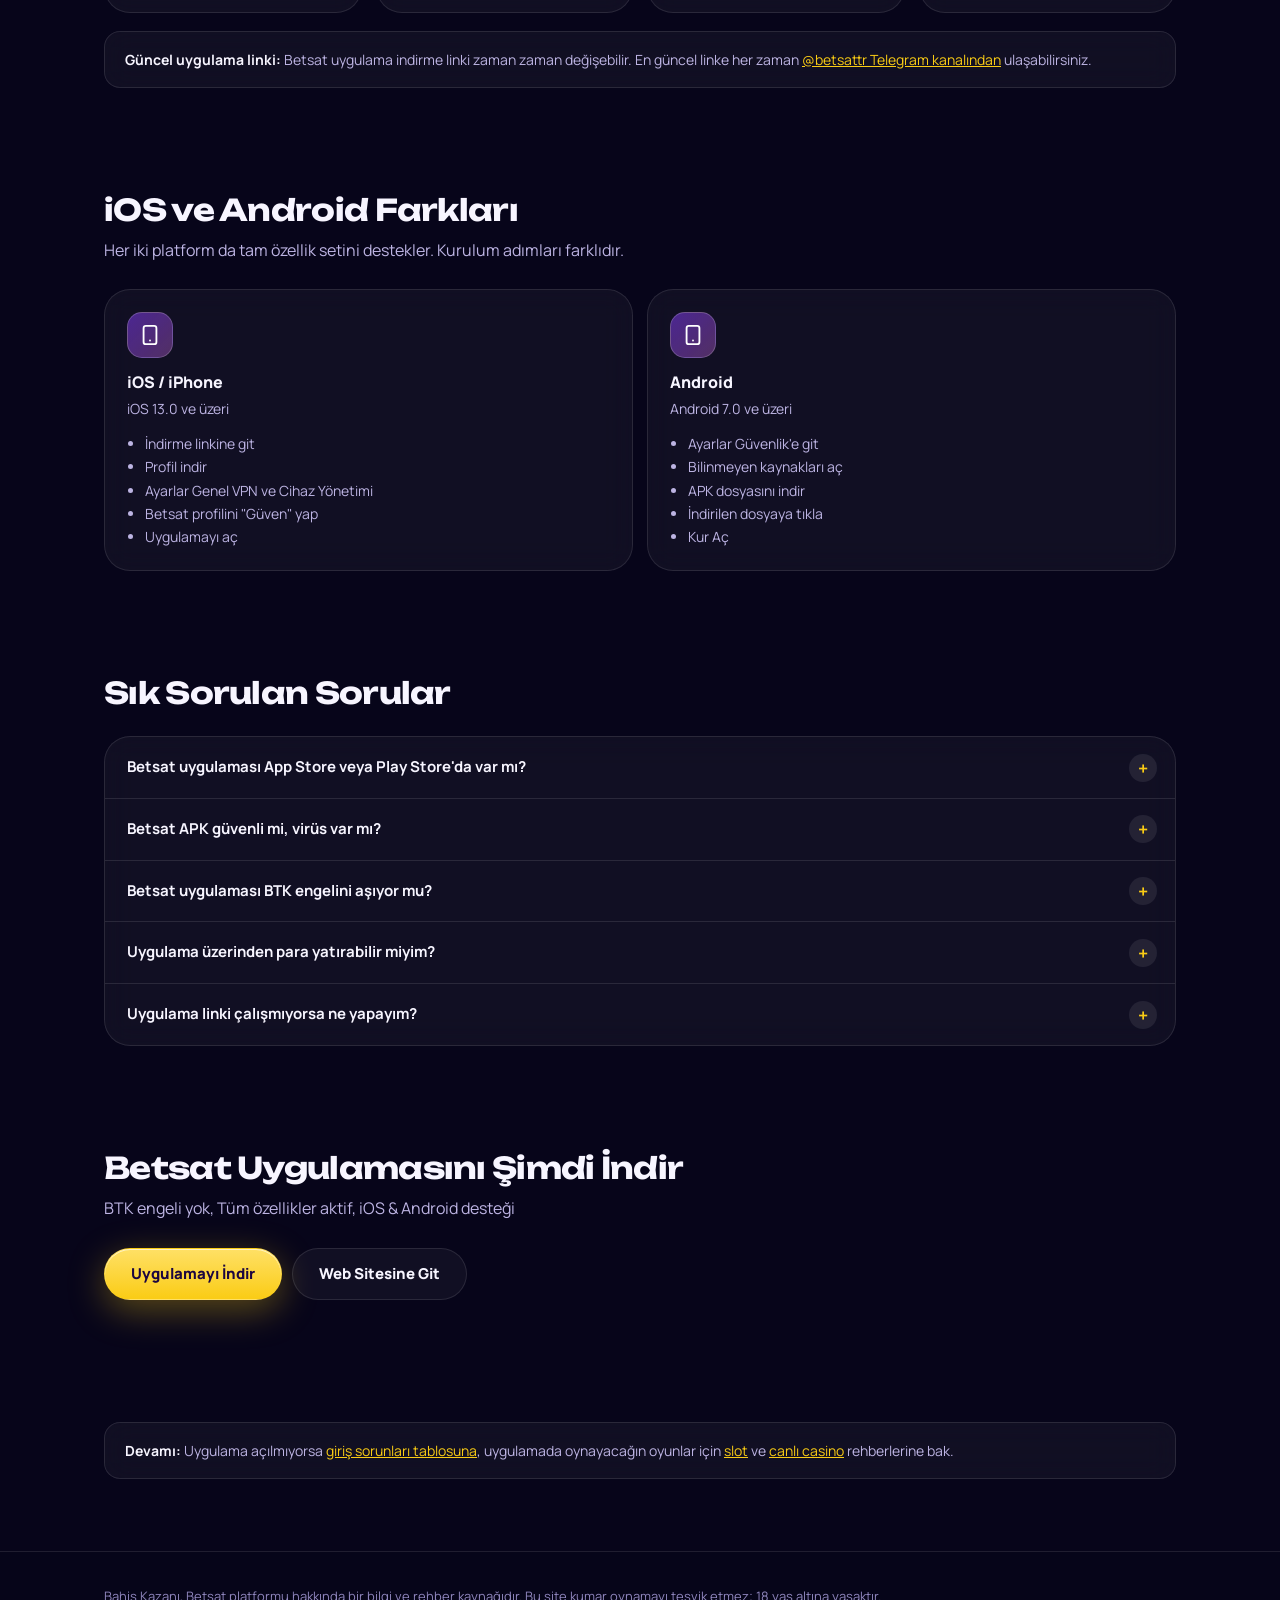
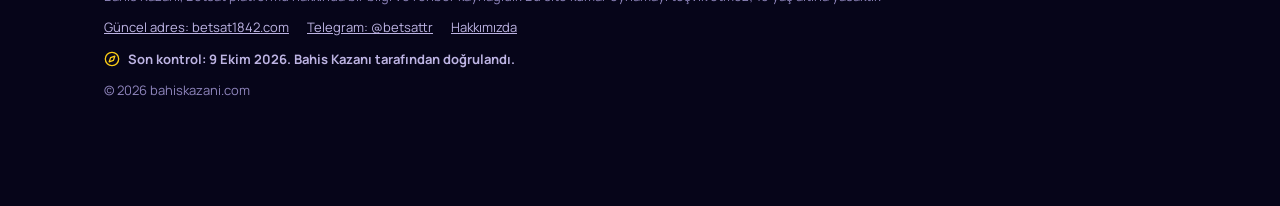
<file: betsat-uygulama/index.html>
<!DOCTYPE html>
<html lang="tr">
<head>
<meta charset="utf-8"/>
<meta content="width=device-width, initial-scale=1.0" name="viewport"/>
<title>Betsat Mobil Uygulama 2026 | iOS ve Android APK İndirme Rehberi</title>
<meta content="Betsat mobil uygulaması 2026 kurulum rehberi. iOS ve Android için Betsat APK indirme adımları. BTK engelinden etkilenmeden Betsat'a her yerden eriş." name="description"/>
<meta content="index, follow" name="robots"/>
<link href="https://bahiskazani.com/betsat-uygulama/" rel="canonical"/>
<meta content="Betsat Mobil Uygulama 2026 | iOS ve Android İndirme Rehberi" property="og:title"/>
<meta content="Betsat mobil uygulaması iOS ve Android kurulum rehberi. BTK engeli olmadan erişin." property="og:description"/>
<meta content="https://bahiskazani.com/betsat-uygulama/" property="og:url"/>
<meta content="article" property="og:type"/>
<meta content="Bahis Kazanı" property="og:site_name"/>
<meta content="2026-10-09" name="article:modified_time"/>
<script type="application/ld+json">
  {"@context":"https://schema.org","@type":"BreadcrumbList","itemListElement":[{"@type":"ListItem","position":1,"name":"Ana Sayfa","item":"https://bahiskazani.com/"},{"@type":"ListItem","position":2,"name":"Betsat Mobil Uygulama","item":"https://bahiskazani.com/betsat-uygulama/"}]}
  </script>
<script type="application/ld+json">
  {"@context":"https://schema.org","@type":"HowTo","name":"Betsat Mobil Uygulaması Nasıl İndirilir?","description":"Betsat APK veya iOS uygulamasını cihazınıza kurmak için adım adım rehber.","step":[{"@type":"HowToStep","position":1,"name":"İndirme linkine git","text":"Resmi Betsat uygulama indirme sayfasına gidin."},{"@type":"HowToStep","position":2,"name":"Android: APK izni ver","text":"Ayarlar → Güvenlik → Bilinmeyen kaynaklardan yüklemeyi etkinleştirin."},{"@type":"HowToStep","position":3,"name":"iOS: Profil güven","text":"Ayarlar → Genel → VPN ve Cihaz Yönetimi → Betsat profilini güven olarak işaretleyin."},{"@type":"HowToStep","position":4,"name":"Giriş yap","text":"Uygulamayı açın ve hesabınıza giriş yapın."}]}
  </script>
<script type="application/ld+json">
  {"@context":"https://schema.org","@type":"FAQPage","mainEntity":[{"@type":"Question","name":"Betsat uygulaması App Store'da var mı?","acceptedAnswer":{"@type":"Answer","text":"Hayır, Betsat uygulaması App Store veya Google Play'de yer almamaktadır. Uygulamayı resmi bağlantıdan APK olarak indirebilirsiniz."}},{"@type":"Question","name":"Betsat uygulaması güvenli mi?","acceptedAnswer":{"@type":"Answer","text":"Evet, resmi Betsat indirme linkinden indirilen uygulama güvenlidir. Betsat OGL/2024/815/0653 numaralı Curaçao lisansıyla faaliyet göstermektedir."}},{"@type":"Question","name":"Betsat uygulaması BTK engelini aşıyor mu?","acceptedAnswer":{"@type":"Answer","text":"Evet, Betsat mobil uygulaması BTK engelinden etkilenmez. Web sitesine erişemediğinizde uygulama kesintisiz çalışır."}}]}
  </script>
<link href="https://fonts.googleapis.com" rel="preconnect"/>
<link crossorigin="" href="https://fonts.gstatic.com" rel="preconnect"/>
<link href="https://fonts.googleapis.com/css2?family=Unbounded:wght@600;700;800&amp;family=Manrope:wght@400;600;700;800&amp;display=swap" rel="stylesheet"/>
<link href="/style.css?v=11" rel="stylesheet"/>
<link rel="icon" href="/favicon.ico" sizes="48x48">
<link rel="icon" href="/icon-192.png" type="image/png" sizes="192x192">
<link rel="apple-touch-icon" href="/apple-touch-icon.png">
<meta property="og:image" content="https://bahiskazani.com/og.jpg">
<meta property="og:image:width" content="1200">
<meta property="og:image:height" content="630">
<meta name="twitter:card" content="summary_large_image">
<!-- Google tag (gtag.js) -->
<script async src="https://www.googletagmanager.com/gtag/js?id=G-H2N33LB95Q"></script>
<script>
  window.dataLayer = window.dataLayer || [];
  function gtag(){dataLayer.push(arguments);}
  gtag('js', new Date());
  gtag('config', 'G-H2N33LB95Q');
</script>
</head>
<body>
<header class="top">
<div class="top-in">
<a class="brand" href="/"><img class="brand-mark" src="/logo.png" alt="" width="40" height="40">Bahis Kazanı</a>
<nav aria-label="Rehberler" class="nav">
<a href="/">Güncel adres</a>
<a href="/betsat-giris/">Giriş</a>
<a href="/betsat-bonus/">Bonus</a>
<a href="/betsat-para-yatirma-cekme/">Ödemeler</a>
<a href="/betsat-canli-casino/">Canlı casino</a>
<a href="/betsat-slot/">Slot</a>
<a aria-current="page" href="/betsat-uygulama/">Uygulama</a>
<a href="/hakkimizda/">Hakkımızda</a>
</nav>
<a href="https://bsafcdn.com/C.ashx?btag=a_9477b_678c_&amp;affid=20402&amp;siteid=9477&amp;adid=678&amp;c=" target="_blank" rel="sponsored nofollow noopener" class="btn btn-go btn-s top-cta" title="betsat1842.com" data-cta="ust-menu">Giriş yap</a>
    <div aria-label="Türkiye saati" class="clock-pill num"><span class="live"></span><b data-time-short="">--:--</b><span class="cp-date" data-date=""></span></div>
</div>
</header>
<main>
<section class="hero"><div class="wrap"><nav aria-label="breadcrumb" class="crumb"><a href="/">Ana Sayfa</a> / <span>Mobil Uygulama</span></nav><h1>Betsat Mobil Uygulama iOS ve Android 2026</h1><p class="lead"><strong>Betsat uygulamasını</strong> indir, BTK engelinden etkilenmeden her yerden giriş yap. Spor bahisleri, canlı casino ve 500+ slot cebinde.</p><div class="chips"><span class="chip">iOS</span><span class="chip">Android APK</span><span class="chip">Lisanslı &amp; Güvenli</span><span class="chip">BTK engeli yok</span><span class="chip">iOS &amp; Android</span><span class="chip">OGL/2024/815/0653</span><span class="chip">7/24 Aktif</span></div><div class="actions"><a class="btn btn-go" href="https://3.127.125.33/" rel="noopener" target="_blank">Betsat Uygulamasını İndir</a><a class="btn btn-line" href="https://t.me/betsattr" rel="noopener" target="_blank">Telegram — @betsattr</a></div></div></section>
<section class="sec"><div class="wrap">
<div class="sec-head"><h2>Neden Betsat Uygulaması?</h2><p>Web tarayıcısı üzerinden erişimde BTK engeliyle karşılaşabilirsiniz. Betsat mobil uygulaması bu engellerden tamamen bağımsız çalışır. Adres değişikliği olsa bile uygulama kesintisiz erişim sağlar.</p></div>
<div class="grid">
<div class="card">
<span class="ico"><span class="i i-shield"></span></span>
<h3>BTK Engelinden Bağımsız</h3>
<p>Web sitesine erişim kesildiğinde uygulama çalışmaya devam eder. Adres değiştirmenize gerek yok.</p>
</div>
<div class="card">
<span class="ico"><span class="i i-bolt"></span></span>
<h3>Daha Hızlı Yükleme</h3>
<p>Tarayıcıya göre %40 daha hızlı yükleme süresi. Canlı bahislerde anlık oran güncellemeleri.</p>
</div>
<div class="card">
<span class="ico"><span class="i i-bell"></span></span>
<h3>Push Bildirimleri</h3>
<p>Kampanya, bonus ve güncel adres bildirimlerini anında alın. Önemli bir şeyi kaçırmayın.</p>
</div>
<div class="card">
<span class="ico"><span class="i i-shield"></span></span>
<h3>Biyometrik Giriş</h3>
<p>Parmak izi veya Face ID ile tek dokunuşta güvenli giriş. Şifre yazmak yok.</p>
</div>
<div class="card">
<span class="ico"><span class="i i-bolt"></span></span>
<h3>Düşük Veri Tüketimi</h3>
<p>Optimize edilmiş veri kullanımı. Mobil internet kotanızı koruyan akıllı yükleme.</p>
</div>
<div class="card">
<span class="ico"><span class="i i-dice"></span></span>
<h3>Tam Özellik Seti</h3>
<p>Spor bahisleri, canlı casino, slot, para yatırma ve çekme — hepsi uygulamada.</p>
</div>
</div>
</div></section>
<section class="sec"><div class="wrap">
<div class="sec-head"><h2>Betsat Uygulaması Nasıl Kurulur?</h2><p>Betsat uygulaması App Store veya Google Play'de yer almamaktadır. Aşağıdaki adımları izleyerek cihazınıza kolayca kurabilirsiniz.</p></div>
<ol class="steps">
<li><div>
<h3>Resmi İndirme Linkine Git <span class="tag">Tüm Cihazlar</span></h3>
<p>Bu sayfadaki "Betsat Uygulamasını İndir" butonuna tıkla. Betsat'ın resmi sunucusuna yönlendirilirsin. Farklı kaynaklardan indirme yapmaktan kaçın.</p>
</div></li>
<li><div>
<h3>APK Kurulum İzni Ver <span class="tag">Android İçin</span></h3>
<p><strong>Ayarlar Güvenlik Bilinmeyen Kaynaklardan Yükleme</strong> seçeneğini etkinleştir. Bu izin yalnızca Betsat APK dosyasını kurabilmek için gereklidir. Kurulum sonrası istersen kapatabilirsin.</p>
</div></li>
<li><div>
<h3>Profil Güven Ayarı <span class="tag">iOS İçin</span></h3>
<p><strong>Ayarlar Genel VPN ve Cihaz Yönetimi</strong> bölümüne git. Betsat profilini bulup <strong>"Güven"</strong> butonuna bas. Bu işlem Apple'ın üçüncü taraf uygulamalar için standart güven doğrulamasıdır.</p>
</div></li>
<li><div>
<h3>Uygulamayı Aç ve Giriş Yap <span class="tag">Son Adım</span></h3>
<p>Kurulum tamamlandı. Uygulamayı aç, mevcut Betsat hesabınla giriş yap. Henüz üyeliğin yoksa birkaç dakika içinde yeni hesap açabilirsin.</p>
</div></li>
</ol>
<div class="note">
<p> <strong>Güncel uygulama linki:</strong> Betsat uygulama indirme linki zaman zaman değişebilir. En güncel linke her zaman <a href="https://t.me/betsattr" rel="noopener" target="_blank">@betsattr Telegram kanalından</a> ulaşabilirsiniz.</p>
</div>
</div></section>
<section class="sec"><div class="wrap">
<div class="sec-head"><h2>iOS ve Android Farkları</h2><p>Her iki platform da tam özellik setini destekler. Kurulum adımları farklıdır.</p></div>
<div class="grid grid-2">
<div class="card">
<span class="ico"><span class="i i-phone"></span></span>
<h3>iOS / iPhone</h3>
<p class="sub">iOS 13.0 ve üzeri</p>
<ul class="list">
<li>İndirme linkine git</li>
<li>Profil indir</li>
<li>Ayarlar Genel VPN ve Cihaz Yönetimi</li>
<li>Betsat profilini "Güven" yap</li>
<li>Uygulamayı aç</li>
</ul>
</div>
<div class="card">
<span class="ico"><span class="i i-phone"></span></span>
<h3>Android</h3>
<p class="sub">Android 7.0 ve üzeri</p>
<ul class="list">
<li>Ayarlar Güvenlik'e git</li>
<li>Bilinmeyen kaynakları aç</li>
<li>APK dosyasını indir</li>
<li>İndirilen dosyaya tıkla</li>
<li>Kur Aç</li>
</ul>
</div>
</div>
</div></section>
<section class="sec"><div class="wrap">
<div class="sec-head"><h2>Sık Sorulan Sorular</h2></div>
<div class="faq">
<details>
<summary>Betsat uygulaması App Store veya Play Store'da var mı?</summary>
<p>Hayır, Betsat uygulaması mağazalarda yer almamaktadır. Uygulamayı bu sayfadaki resmi bağlantı üzerinden indirebilirsiniz.</p>
</details>
<details>
<summary>Betsat APK güvenli mi, virüs var mı?</summary>
<p>Resmi Betsat sunucusundan indirilen uygulama güvenlidir. OGL/2024/815/0653 lisanslı bir platform olan Betsat, kullanıcı güvenliğini birinci öncelik olarak kabul etmektedir.</p>
</details>
<details>
<summary>Betsat uygulaması BTK engelini aşıyor mu?</summary>
<p>Evet. Betsat mobil uygulaması BTK engellerinden tamamen bağımsız çalışır. Web sitesine erişemediğinizde bile uygulama üzerinden kesintisiz giriş yapabilirsiniz.</p>
</details>
<details>
<summary>Uygulama üzerinden para yatırabilir miyim?</summary>
<p>Evet, Papara, banka havalesi ve kripto para ile para yatırma ve çekme işlemlerini uygulamadan yapabilirsiniz.</p>
</details>
<details>
<summary>Uygulama linki çalışmıyorsa ne yapayım?</summary>
<p>Link zaman zaman değişebilir. Güncel indirme linkine <a href="https://t.me/betsattr" rel="noopener" target="_blank">@betsattr Telegram kanalından</a> ulaşabilirsiniz.</p>
</details>
</div>
</div></section>
<section class="sec"><div class="wrap"><div class="sec-head"><h2>Betsat Uygulamasını Şimdi İndir</h2><p>BTK engeli yok, Tüm özellikler aktif, iOS &amp; Android desteği</p></div><div class="actions"><a class="btn btn-go" href="https://3.127.125.33/" rel="noopener" target="_blank">Uygulamayı İndir</a><a class="btn btn-line" href="https://bsafcdn.com/C.ashx?btag=a_9477b_678c_&amp;affid=20402&amp;siteid=9477&amp;adid=678&amp;c=" rel="sponsored nofollow noopener" target="_blank" data-cta="sayfa-ici">Web Sitesine Git</a></div></div></section>
<section class="sec"><div class="wrap"><div class="note"><p><strong>Devamı:</strong> Uygulama açılmıyorsa <a href="/betsat-giris/">giriş sorunları tablosuna</a>, uygulamada oynayacağın oyunlar için <a href="/betsat-slot/">slot</a> ve <a href="/betsat-canli-casino/">canlı casino</a> rehberlerine bak.</p></div></div></section>
</main>
<footer class="foot">
<div class="wrap">
<p>Bahis Kazanı, Betsat platformu hakkında bir bilgi ve rehber kaynağıdır. Bu site kumar oynamayı teşvik etmez; 18 yaş altına yasaktır.</p>
<nav aria-label="Alt bağlantılar">
<a href="https://bsafcdn.com/C.ashx?btag=a_9477b_678c_&amp;affid=20402&amp;siteid=9477&amp;adid=678&amp;c=" rel="sponsored nofollow noopener" target="_blank" data-cta="footer">Güncel adres: betsat1842.com</a>
<a href="https://t.me/betsattr" rel="noopener" target="_blank">Telegram: @betsattr</a>
<a href="/hakkimizda/">Hakkımızda</a>
</nav>
<p class="seal"><span class="i i-compass"></span>Son kontrol: 9 Ekim 2026. Bahis Kazanı tarafından doğrulandı.</p>
    <p>© 2026 bahiskazani.com</p>
</div>
</footer>
<div class="dock">
<div><b>Betsat uygulaması</b>iOS ve Android</div>
<a class="btn btn-go btn-s" href="https://3.127.125.33/" rel="noopener" target="_blank">İndir</a>
</div>
<script defer="" src="/site.js?v=8"></script>
</body>
</html>
</file>
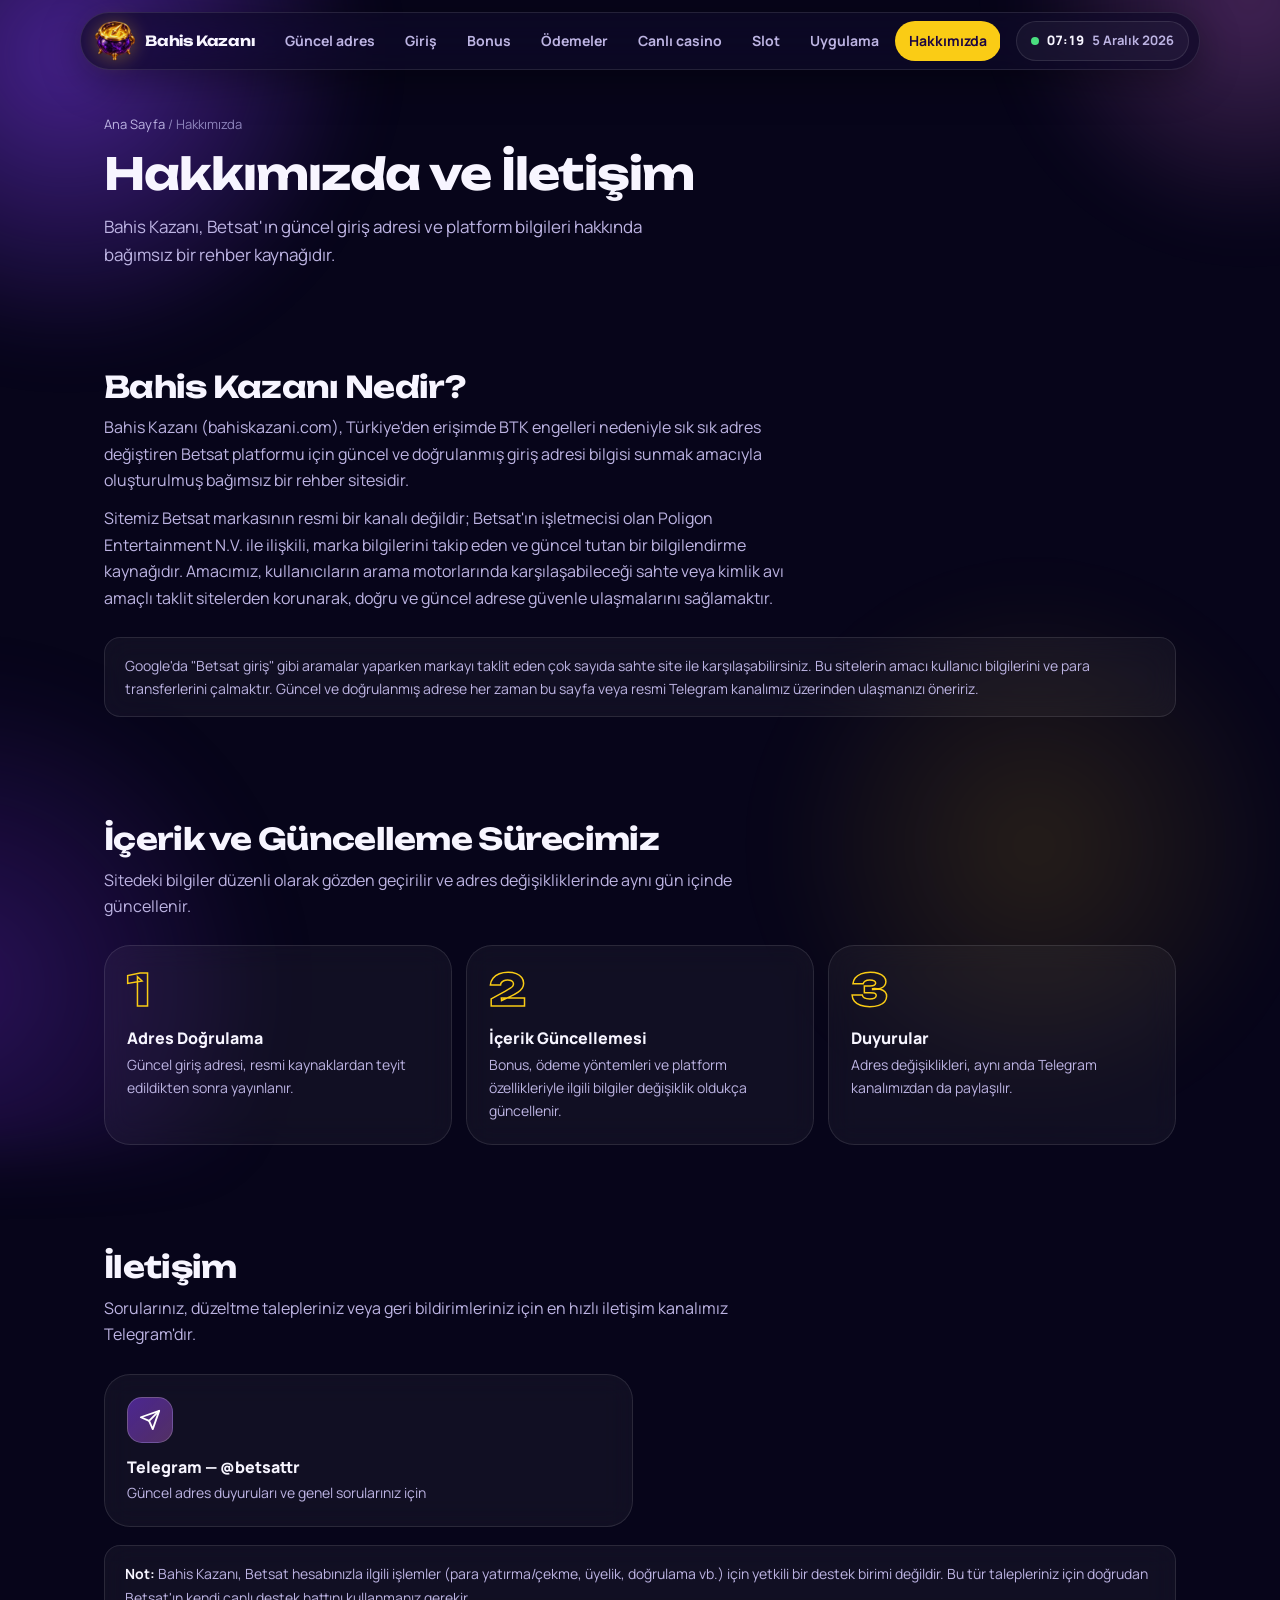
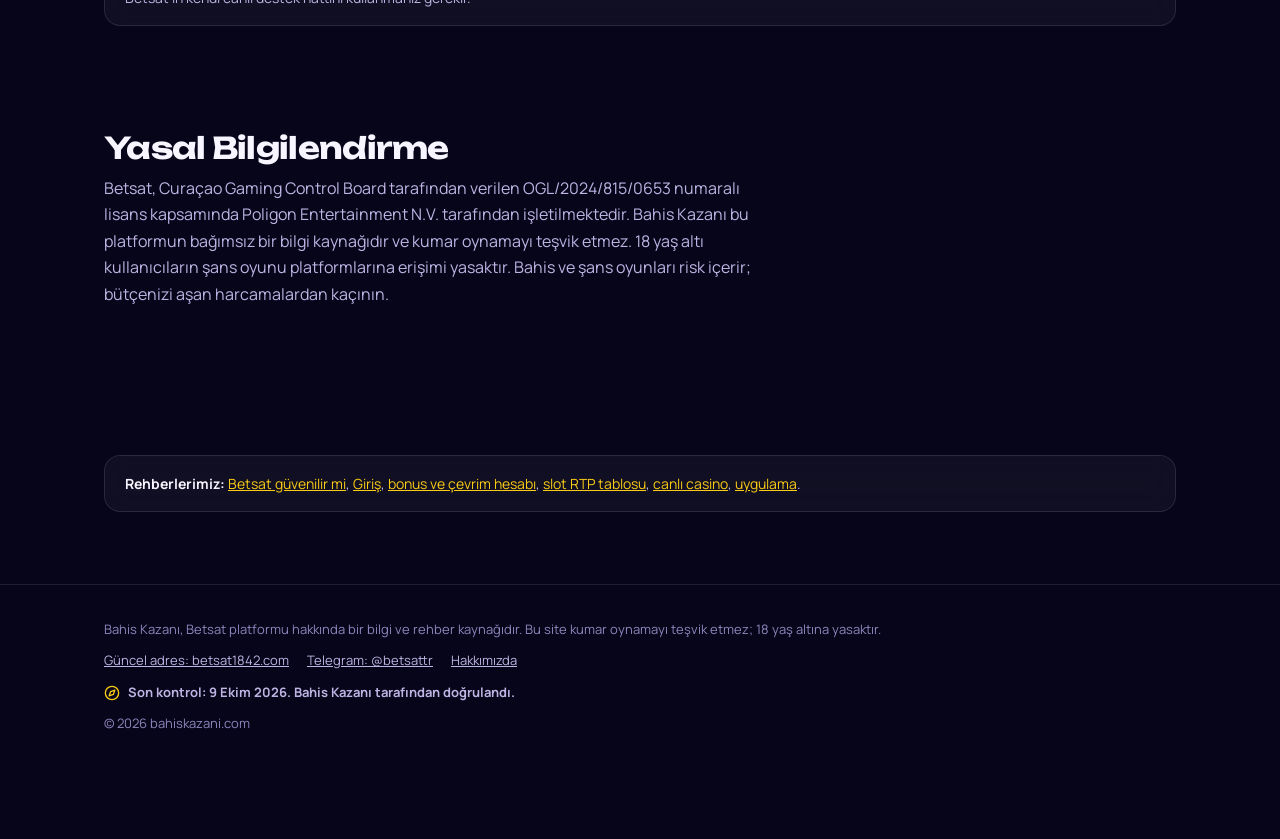
<file: hakkimizda/index.html>
<!DOCTYPE html>
<html lang="tr">
<head>
<meta charset="utf-8"/>
<meta content="width=device-width, initial-scale=1.0" name="viewport"/>
<title>Hakkımızda ve İletişim | Bahis Kazanı</title>
<meta content="Bahis Kazanı hakkında: kimiz, nasıl çalışıyoruz ve bize nasıl ulaşabileceğiniz. Betsat güncel adres rehberi bağımsız bir kaynaktır." name="description"/>
<meta content="index, follow" name="robots"/>
<link href="https://bahiskazani.com/hakkimizda/" rel="canonical"/>
<meta content="Hakkımızda ve İletişim | Bahis Kazanı" property="og:title"/>
<meta content="Bahis Kazanı hakkında: kimiz, nasıl çalışıyoruz ve bize nasıl ulaşabileceğiniz." property="og:description"/>
<meta content="https://bahiskazani.com/hakkimizda/" property="og:url"/>
<meta content="article" property="og:type"/>
<meta content="Bahis Kazanı" property="og:site_name"/>
<meta content="2026-10-09" name="article:modified_time"/>
<script type="application/ld+json">
  {"@context":"https://schema.org","@type":"BreadcrumbList","itemListElement":[{"@type":"ListItem","position":1,"name":"Ana Sayfa","item":"https://bahiskazani.com/"},{"@type":"ListItem","position":2,"name":"Hakkımızda","item":"https://bahiskazani.com/hakkimizda/"}]}
  </script>
<script type="application/ld+json">
  {"@context":"https://schema.org","@type":"AboutPage","name":"Hakkımızda ve İletişim","url":"https://bahiskazani.com/hakkimizda/","inLanguage":"tr","dateModified":"2026-10-09"}
  </script>
<link href="https://fonts.googleapis.com" rel="preconnect"/>
<link crossorigin="" href="https://fonts.gstatic.com" rel="preconnect"/>
<link href="https://fonts.googleapis.com/css2?family=Unbounded:wght@600;700;800&amp;family=Manrope:wght@400;600;700;800&amp;display=swap" rel="stylesheet"/>
<link href="/style.css?v=11" rel="stylesheet"/>
<link rel="icon" href="/favicon.ico" sizes="48x48">
<link rel="icon" href="/icon-192.png" type="image/png" sizes="192x192">
<link rel="apple-touch-icon" href="/apple-touch-icon.png">
<meta property="og:image" content="https://bahiskazani.com/og.jpg">
<meta property="og:image:width" content="1200">
<meta property="og:image:height" content="630">
<meta name="twitter:card" content="summary_large_image">
<!-- Google tag (gtag.js) -->
<script async src="https://www.googletagmanager.com/gtag/js?id=G-H2N33LB95Q"></script>
<script>
  window.dataLayer = window.dataLayer || [];
  function gtag(){dataLayer.push(arguments);}
  gtag('js', new Date());
  gtag('config', 'G-H2N33LB95Q');
</script>
</head>
<body>
<header class="top">
<div class="top-in">
<a class="brand" href="/"><img class="brand-mark" src="/logo.png" alt="" width="40" height="40">Bahis Kazanı</a>
<nav aria-label="Rehberler" class="nav">
<a href="/">Güncel adres</a>
<a href="/betsat-giris/">Giriş</a>
<a href="/betsat-bonus/">Bonus</a>
<a href="/betsat-para-yatirma-cekme/">Ödemeler</a>
<a href="/betsat-canli-casino/">Canlı casino</a>
<a href="/betsat-slot/">Slot</a>
<a href="/betsat-uygulama/">Uygulama</a>
<a aria-current="page" href="/hakkimizda/">Hakkımızda</a>
</nav>
<a href="https://bsafcdn.com/C.ashx?btag=a_9477b_678c_&amp;affid=20402&amp;siteid=9477&amp;adid=678&amp;c=" target="_blank" rel="sponsored nofollow noopener" class="btn btn-go btn-s top-cta" title="betsat1842.com" data-cta="ust-menu">Giriş yap</a>
    <div aria-label="Türkiye saati" class="clock-pill num"><span class="live"></span><b data-time-short="">--:--</b><span class="cp-date" data-date=""></span></div>
</div>
</header>
<main>
<section class="hero"><div class="wrap"><nav aria-label="breadcrumb" class="crumb"><a href="/">Ana Sayfa</a> / <span>Hakkımızda</span></nav><h1>Hakkımızda ve İletişim</h1><p class="lead">Bahis Kazanı, Betsat'ın güncel giriş adresi ve platform bilgileri hakkında bağımsız bir rehber kaynağıdır.</p></div></section>
<section class="sec"><div class="wrap">
<div class="sec-head"><h2>Bahis Kazanı Nedir?</h2><p>Bahis Kazanı (bahiskazani.com), Türkiye'den erişimde BTK engelleri nedeniyle sık sık adres değiştiren Betsat platformu için güncel ve doğrulanmış giriş adresi bilgisi sunmak amacıyla oluşturulmuş bağımsız bir rehber sitesidir.</p><p>Sitemiz Betsat markasının resmi bir kanalı değildir; Betsat'ın işletmecisi olan Poligon Entertainment N.V. ile ilişkili, marka bilgilerini takip eden ve güncel tutan bir bilgilendirme kaynağıdır. Amacımız, kullanıcıların arama motorlarında karşılaşabileceği sahte veya kimlik avı amaçlı taklit sitelerden korunarak, doğru ve güncel adrese güvenle ulaşmalarını sağlamaktır.</p></div>
<div class="note">
<p> Google'da "Betsat giriş" gibi aramalar yaparken markayı taklit eden çok sayıda sahte site ile karşılaşabilirsiniz. Bu sitelerin amacı kullanıcı bilgilerini ve para transferlerini çalmaktır. Güncel ve doğrulanmış adrese her zaman bu sayfa veya resmi Telegram kanalımız üzerinden ulaşmanızı öneririz.</p>
</div>
</div></section>
<section class="sec"><div class="wrap">
<div class="sec-head"><h2>İçerik ve Güncelleme Sürecimiz</h2><p>Sitedeki bilgiler düzenli olarak gözden geçirilir ve adres değişikliklerinde aynı gün içinde güncellenir.</p></div>
<ol class="steps">
<li><div>
<h3>Adres Doğrulama</h3>
<p>Güncel giriş adresi, resmi kaynaklardan teyit edildikten sonra yayınlanır.</p>
</div></li>
<li><div>
<h3>İçerik Güncellemesi</h3>
<p>Bonus, ödeme yöntemleri ve platform özellikleriyle ilgili bilgiler değişiklik oldukça güncellenir.</p>
</div></li>
<li><div>
<h3>Duyurular</h3>
<p>Adres değişiklikleri, aynı anda Telegram kanalımızdan da paylaşılır.</p>
</div></li>
</ol>
</div></section>
<section class="sec"><div class="wrap">
<div class="sec-head"><h2>İletişim</h2><p>Sorularınız, düzeltme talepleriniz veya geri bildirimleriniz için en hızlı iletişim kanalımız Telegram'dır.</p></div>
<div class="grid grid-2">
<a class="card" href="https://t.me/betsattr" rel="noopener" target="_blank">
<span class="ico"><span class="i i-send"></span></span>
<h3>Telegram — @betsattr</h3>
<p>Güncel adres duyuruları ve genel sorularınız için</p>
</a>
</div>
<div class="note">
<p><strong>Not:</strong> Bahis Kazanı, Betsat hesabınızla ilgili işlemler (para yatırma/çekme, üyelik, doğrulama vb.) için yetkili bir destek birimi değildir. Bu tür talepleriniz için doğrudan Betsat'ın kendi canlı destek hattını kullanmanız gerekir.</p>
</div>
</div></section>
<section class="sec"><div class="wrap">
<div class="sec-head"><h2>Yasal Bilgilendirme</h2><p>Betsat, Curaçao Gaming Control Board tarafından verilen OGL/2024/815/0653 numaralı lisans kapsamında Poligon Entertainment N.V. tarafından işletilmektedir. Bahis Kazanı bu platformun bağımsız bir bilgi kaynağıdır ve kumar oynamayı teşvik etmez. 18 yaş altı kullanıcıların şans oyunu platformlarına erişimi yasaktır. Bahis ve şans oyunları risk içerir; bütçenizi aşan harcamalardan kaçının.</p></div>
</div></section>
<section class="sec"><div class="wrap"><div class="note"><p><strong>Rehberlerimiz:</strong> <a href="/betsat-guvenilir-mi/">Betsat güvenilir mi</a>, <a href="/betsat-giris/">Giriş</a>, <a href="/betsat-bonus/">bonus ve çevrim hesabı</a>, <a href="/betsat-slot/">slot RTP tablosu</a>, <a href="/betsat-canli-casino/">canlı casino</a>, <a href="/betsat-uygulama/">uygulama</a>.</p></div></div></section>
</main>
<footer class="foot">
<div class="wrap">
<p>Bahis Kazanı, Betsat platformu hakkında bir bilgi ve rehber kaynağıdır. Bu site kumar oynamayı teşvik etmez; 18 yaş altına yasaktır.</p>
<nav aria-label="Alt bağlantılar">
<a href="https://bsafcdn.com/C.ashx?btag=a_9477b_678c_&amp;affid=20402&amp;siteid=9477&amp;adid=678&amp;c=" rel="sponsored nofollow noopener" target="_blank" data-cta="footer">Güncel adres: betsat1842.com</a>
<a href="https://t.me/betsattr" rel="noopener" target="_blank">Telegram: @betsattr</a>
<a href="/hakkimizda/">Hakkımızda</a>
</nav>
<p class="seal"><span class="i i-compass"></span>Son kontrol: 9 Ekim 2026. Bahis Kazanı tarafından doğrulandı.</p>
    <p>© 2026 bahiskazani.com</p>
</div>
</footer>
<div class="dock">
<div><b>betsat1842.com</b>Güncel adres, 9 Ekim</div>
<a class="btn btn-go btn-s" href="https://bsafcdn.com/C.ashx?btag=a_9477b_678c_&amp;affid=20402&amp;siteid=9477&amp;adid=678&amp;c=" rel="sponsored nofollow noopener" target="_blank" data-cta="alt-cubuk">Giriş yap</a>
</div>
<script defer="" src="/site.js?v=8"></script>
</body>
</html>
</file>
<file: style.css>
/* bahiskazani.com — ortak stil dosyası */
*,*::before,*::after{box-sizing:border-box;margin:0;padding:0}
:root{
  --bg:#07051A;--glass:rgba(255,255,255,.045);--glass-2:rgba(255,255,255,.08);--line:rgba(255,255,255,.10);--line-2:rgba(255,255,255,.2);
  --purple:#7C3AED;--violet:#A855F7;--pink:#E879F9;--yellow:#FACC15;--ink:#F7F5FF;--muted:#BDB4E3;--dim:#8F86BD;--ok:#4ADE80;
  --display:"Unbounded","Manrope",system-ui,sans-serif;
  --body:"Manrope",system-ui,-apple-system,"Segoe UI",sans-serif;
  --wrap:1120px;--r:26px;--r-s:16px;
}
html{scroll-behavior:smooth;-webkit-text-size-adjust:100%}
body{font-family:var(--body);background:var(--bg);color:var(--ink);line-height:1.65;font-size:16px;overflow-x:hidden;position:relative}
body::before{content:"";position:fixed;inset:-20vmax;z-index:-1;pointer-events:none;
  background:
    radial-gradient(38vmax 38vmax at 18% 22%,rgba(124,58,237,.55),transparent 62%),
    radial-gradient(30vmax 30vmax at 84% 18%,rgba(232,121,249,.28),transparent 62%),
    radial-gradient(34vmax 34vmax at 72% 78%,rgba(250,204,21,.13),transparent 62%),
    radial-gradient(40vmax 40vmax at 12% 88%,rgba(76,29,149,.5),transparent 62%);
  filter:blur(30px);animation:drift 26s ease-in-out infinite alternate}
@keyframes drift{to{transform:translate3d(-4vmax,3vmax,0) rotate(6deg)}}
a{color:var(--yellow)}
a:focus-visible,summary:focus-visible{outline:2px solid var(--yellow);outline-offset:3px;border-radius:8px}
img,svg{max-width:100%;display:block}
.wrap{max-width:var(--wrap);margin:0 auto;padding:0 24px}
.num{font-variant-numeric:tabular-nums}

/* yüzen üst bar */
.top{position:sticky;top:12px;z-index:50;padding:0 16px;margin-top:12px}
.top-in{max-width:var(--wrap);margin:0 auto;display:flex;align-items:center;gap:16px;padding:8px 10px 8px 14px;border-radius:999px;background:rgba(14,10,36,.72);backdrop-filter:blur(18px) saturate(160%);-webkit-backdrop-filter:blur(18px) saturate(160%);border:1px solid var(--line);box-shadow:0 10px 40px rgba(0,0,0,.35)}
.brand{display:flex;align-items:center;gap:10px;text-decoration:none;color:var(--ink);font-family:var(--display);font-weight:700;font-size:14px;letter-spacing:-.2px;flex-shrink:0}
.brand-mark{width:34px;height:34px;border-radius:50%;background:conic-gradient(from 210deg,var(--yellow),#FDE68A,var(--pink),var(--violet),var(--yellow));color:#1B0540;display:grid;place-items:center;font-size:11px;font-weight:800}
.nav{display:flex;gap:2px;margin:0 auto;overflow-x:auto;scrollbar-width:none}
.nav::-webkit-scrollbar{display:none}
.nav a{color:var(--muted);text-decoration:none;font-size:14px;font-weight:700;padding:8px 14px;border-radius:999px;white-space:nowrap;transition:color .15s,background .15s}
.nav a:hover{color:var(--ink);background:var(--glass-2)}
.nav a[aria-current=page]{color:#1B0540;background:var(--yellow)}
.clock-pill{display:flex;align-items:center;gap:8px;font-size:13px;font-weight:700;color:var(--muted);padding:8px 14px;border-radius:999px;background:var(--glass);border:1px solid var(--line);white-space:nowrap;flex-shrink:0}
.clock-pill b{color:var(--ink);font-weight:800}
.live{width:8px;height:8px;border-radius:50%;background:var(--ok);box-shadow:0 0 0 0 rgba(74,222,128,.6);animation:ping 2s infinite;flex-shrink:0}
@keyframes ping{70%{box-shadow:0 0 0 9px rgba(74,222,128,0)}100%{box-shadow:0 0 0 0 rgba(74,222,128,0)}}

/* butonlar */
.btn{display:inline-flex;align-items:center;justify-content:center;gap:10px;font-family:var(--body);font-weight:800;font-size:15px;line-height:1.2;text-decoration:none;padding:16px 26px;border-radius:999px;border:1px solid transparent;transition:transform .15s,box-shadow .2s,background .15s,border-color .15s;position:relative;overflow:hidden}
.btn:hover{transform:translateY(-2px)}
.btn-go{background:linear-gradient(180deg,#FFE066,var(--yellow));color:#1B0540;box-shadow:0 10px 36px rgba(250,204,21,.35),inset 0 1px 0 rgba(255,255,255,.6)}
.btn-go:hover{box-shadow:0 14px 48px rgba(250,204,21,.5),inset 0 1px 0 rgba(255,255,255,.6)}
.btn-go::after{content:"";position:absolute;inset:0;background:linear-gradient(105deg,transparent 35%,rgba(255,255,255,.65) 50%,transparent 65%);transform:translateX(-120%);animation:shine 4.5s ease-in-out infinite}
@keyframes shine{0%,60%{transform:translateX(-120%)}100%{transform:translateX(120%)}}
.btn-line{background:var(--glass);color:var(--ink);border-color:var(--line)}
.btn-line:hover{border-color:var(--line-2);background:var(--glass-2)}
.btn-s{padding:10px 18px;font-size:13px}
.btn-xl{padding:20px 30px;font-size:17px}
.btn .i{width:18px;height:18px}

/* cam kutu */
.tile,.card,.rows,.faq,.table-wrap,.note,.qr{background:var(--glass);border:1px solid var(--line);border-radius:var(--r);backdrop-filter:blur(14px);-webkit-backdrop-filter:blur(14px)}

/* hero */
.hero{padding:44px 0 20px}
.crumb{font-size:13px;color:var(--dim);margin-bottom:14px}
.crumb a{color:var(--muted);text-decoration:none}
.crumb a:hover{color:var(--yellow)}
h1{font-family:var(--display);font-weight:700;font-size:clamp(26px,4vw,44px);line-height:1.12;letter-spacing:-1px;margin-bottom:14px;max-width:18ch}
.lead{font-size:17px;color:var(--muted);max-width:58ch;margin-bottom:28px}
.lead strong{color:var(--text,#fff);font-weight:800}
.actions{display:flex;flex-wrap:wrap;gap:10px}

/* bento */
.bento{display:grid;grid-template-columns:repeat(12,1fr);gap:14px}
.tile{padding:24px;position:relative;overflow:hidden;container-type:inline-size;display:flex;flex-direction:column}
.t-addr{grid-column:span 8;padding:30px;border-color:transparent;
  background:linear-gradient(rgba(16,11,42,.82),rgba(16,11,42,.82)) padding-box,linear-gradient(135deg,var(--yellow),var(--pink) 45%,var(--purple)) border-box;border:1.5px solid transparent}
.t-addr::after{content:"";position:absolute;right:-18%;top:-60%;width:70%;aspect-ratio:1;border-radius:50%;background:radial-gradient(closest-side,rgba(250,204,21,.22),transparent);pointer-events:none}
.t-clock{grid-column:span 4;justify-content:space-between;gap:18px}
.t-3{grid-column:span 4}
.t-label{display:flex;align-items:center;gap:10px;font-size:13px;font-weight:800;color:var(--muted)}
.addr{font-family:var(--display);font-weight:800;font-size:8.6cqi;line-height:1.05;letter-spacing:-.03em;margin:14px 0 18px;
  background:linear-gradient(100deg,var(--yellow) 0%,#FFF3B0 28%,var(--yellow) 52%,#FDBA74 76%,var(--yellow) 100%);background-size:220% 100%;-webkit-background-clip:text;background-clip:text;color:transparent;animation:slide 7s linear infinite}
@keyframes slide{to{background-position:-220% 0}}
.facts{display:flex;flex-wrap:wrap;gap:8px;margin-bottom:24px}
.fact{font-size:13px;color:var(--muted);padding:7px 14px;border-radius:999px;background:var(--glass-2);border:1px solid var(--line)}
.fact b{color:var(--ink);font-weight:800}
.t-addr .btn{align-self:flex-start;z-index:1}
.time{font-family:var(--display);font-weight:800;font-size:15.5cqi;line-height:1;letter-spacing:-.04em;font-variant-numeric:tabular-nums}
.time span{color:var(--dim)}
.date{font-size:15px;font-weight:700;color:var(--ink);margin-top:10px}
.sub{font-size:13px;color:var(--dim)}
.tile h3{font-family:var(--display);font-weight:700;font-size:16px;letter-spacing:-.3px;margin:14px 0 6px}
.tile p{font-size:14px;color:var(--muted)}
.tile .btn{margin-top:auto;align-self:flex-start}
.tile p+.btn{margin-top:16px}
.ico{width:46px;height:46px;border-radius:15px;display:grid;place-items:center;background:linear-gradient(135deg,rgba(124,58,237,.55),rgba(232,121,249,.3));border:1px solid var(--line-2);color:#fff;flex-shrink:0}
.ico .i{width:22px;height:22px}
.ico-y{background:linear-gradient(135deg,rgba(250,204,21,.35),rgba(250,204,21,.1));color:var(--yellow)}
.t-qr{flex-direction:row;align-items:center;gap:18px}
.t-qr svg{width:104px;height:104px;flex-shrink:0;background:#fff;border-radius:16px;padding:8px}
.t-qr h3{margin-top:0}

/* kayan şerit */
.ticker{margin:26px 0 0;overflow:hidden;-webkit-mask:linear-gradient(90deg,transparent,#000 12%,#000 88%,transparent);mask:linear-gradient(90deg,transparent,#000 12%,#000 88%,transparent)}
.ticker-in{display:flex;gap:10px;width:max-content;animation:roll 38s linear infinite}
.ticker span{font-size:13px;font-weight:700;color:var(--muted);padding:8px 16px;border-radius:999px;border:1px solid var(--line);background:var(--glass);white-space:nowrap}
@keyframes roll{to{transform:translateX(-50%)}}

/* bölümler */
.sec{padding:52px 0}
.sec-narrow .wrap{max-width:860px}
h2{font-family:var(--display);font-weight:700;font-size:clamp(21px,2.8vw,30px);line-height:1.18;letter-spacing:-.7px;margin-bottom:10px}
h3{font-size:16px;font-weight:800;line-height:1.3;margin-bottom:4px}
.sec p{color:var(--muted);max-width:68ch}
.sec p+p{margin-top:12px}
.sec strong{color:var(--ink)}
.sec-head{margin-bottom:26px}

/* kartlar */
.grid{display:grid;gap:14px;grid-template-columns:repeat(3,1fr)}
.grid-2{grid-template-columns:repeat(2,1fr)}
.card{padding:22px;transition:border-color .2s,transform .2s,background .2s;position:relative}
.card h3{margin-top:14px}
.card p{font-size:14px;color:var(--muted);max-width:none}
.card .more{display:inline-block;margin-top:12px;font-size:13px;font-weight:800;text-decoration:none;padding:6px 12px;border-radius:999px;background:var(--glass-2);border:1px solid var(--line)}
a.card{text-decoration:none;color:var(--ink)}
a.card:hover{border-color:rgba(250,204,21,.55);transform:translateY(-3px);background:var(--glass-2)}

/* satır listesi */
.rows{overflow:hidden}
.row{display:flex;gap:16px;align-items:center;padding:16px 20px}
.row+.row{border-top:1px solid var(--line)}
.row p{font-size:14px;max-width:none}
.tag{display:inline-block;font-size:11px;font-weight:800;padding:2px 9px;border-radius:999px;background:var(--glass-2);color:var(--muted);margin-left:6px;vertical-align:2px}
.tag-y{background:rgba(250,204,21,.16);color:var(--yellow)}
.tag-g{background:rgba(74,222,128,.16);color:var(--ok)}

/* adımlar */
.steps{list-style:none;counter-reset:s;display:grid;grid-template-columns:repeat(4,1fr);gap:14px}
.steps li{counter-increment:s;background:var(--glass);border:1px solid var(--line);border-radius:var(--r);padding:22px;backdrop-filter:blur(14px);-webkit-backdrop-filter:blur(14px)}
.steps li::before{content:counter(s);display:block;font-family:var(--display);font-weight:800;font-size:44px;line-height:1;margin-bottom:16px;color:transparent;-webkit-text-stroke:1.5px var(--yellow)}
.steps p{font-size:14px}
.steps-col{grid-template-columns:1fr}

/* tablo */
.table-wrap{overflow:hidden}
.table{width:100%;border-collapse:collapse;font-size:14px}
.table th{text-align:left;font-size:13px;color:var(--muted);font-weight:800;padding:14px 20px;background:var(--glass-2)}
.table td{padding:14px 20px;border-top:1px solid var(--line);color:var(--muted)}
.table td:first-child{color:var(--ink);font-weight:700}

/* notlar */
.note{padding:16px 20px;font-size:14px;color:var(--muted);margin-top:18px;border-radius:var(--r-s)}
.note-warn{border-color:rgba(250,204,21,.4);background:rgba(250,204,21,.07)}
.note-ok{border-color:rgba(74,222,128,.35);background:rgba(74,222,128,.06)}
.note p{max-width:none}

/* rozetler */
.chips{display:flex;flex-wrap:wrap;gap:8px;margin-bottom:24px}
.chip{font-size:13px;font-weight:700;color:var(--muted);background:var(--glass);border:1px solid var(--line);border-radius:999px;padding:7px 15px}
.chip b{color:var(--yellow)}

/* sss */
.faq{overflow:hidden}
.faq details+details{border-top:1px solid var(--line)}
.faq summary{cursor:pointer;list-style:none;padding:18px 56px 18px 22px;font-weight:700;font-size:15px;position:relative}
.faq summary::-webkit-details-marker{display:none}
.faq summary::after{content:"+";position:absolute;right:18px;top:50%;transform:translateY(-50%);width:28px;height:28px;border-radius:50%;display:grid;place-items:center;background:var(--glass-2);color:var(--yellow);font-size:18px;line-height:1;transition:transform .2s}
.faq details[open] summary::after{transform:translateY(-50%) rotate(45deg);background:var(--yellow);color:#1B0540}
.faq details p{padding:0 22px 20px;font-size:14px;max-width:none}

/* alt */
.foot{margin-top:20px;border-top:1px solid var(--line);background:rgba(7,5,26,.6);padding:34px 0 104px;font-size:13px;color:var(--dim)}
.foot .wrap{display:grid;gap:10px}
.foot nav{display:flex;flex-wrap:wrap;gap:6px 18px}
.foot a{color:var(--muted)}
.dock{display:none}

@media (max-width:980px){
  .clock-pill .cp-date{display:none}
  .t-addr,.t-clock{grid-column:span 12}
  .t-clock{flex-direction:row;align-items:center;flex-wrap:wrap}
  .time{font-size:clamp(34px,9cqi,56px)}
  .t-3{grid-column:span 6}
  .t-qr{grid-column:span 12}
  .steps{grid-template-columns:repeat(2,1fr)}
  .grid{grid-template-columns:repeat(2,1fr)}
}
@media (max-width:760px){
  .top{padding:0 10px}
  .top-in{flex-wrap:wrap;border-radius:24px;padding:10px 12px 6px;gap:8px}
  .clock-pill{margin-left:auto}
  .nav{order:3;width:100%;margin:0}
  .hero{padding:28px 0 12px}
  .dock{display:flex;position:fixed;left:10px;right:10px;bottom:calc(10px + env(safe-area-inset-bottom));z-index:60;gap:12px;align-items:center;justify-content:space-between;padding:8px 8px 8px 18px;border-radius:999px;background:rgba(14,10,36,.86);backdrop-filter:blur(18px);-webkit-backdrop-filter:blur(18px);border:1px solid var(--line-2);font-size:12px;color:var(--muted);box-shadow:0 10px 40px rgba(0,0,0,.5)}
  .dock b{display:block;color:var(--ink);font-size:14px}
}
@media (max-width:560px){
  .wrap{padding:0 16px}
  .tile{padding:20px}.t-addr{padding:22px}
  .t-3{grid-column:span 12}
  .grid,.grid-2,.steps{grid-template-columns:1fr}
  .t-addr .btn,.actions .btn{width:100%}
  .sec{padding:40px 0}
  :root{--r:22px}
}
@media (prefers-reduced-motion:reduce){*,*::before,*::after{animation:none!important;transition:none!important;scroll-behavior:auto!important}}

/* ikonlar */
.i{display:inline-block;background:currentColor;-webkit-mask:var(--m) center/contain no-repeat;mask:var(--m) center/contain no-repeat;flex-shrink:0}
.i-key{--m:url("data:image/svg+xml,%3Csvg xmlns=%22http://www.w3.org/2000/svg%22 viewBox=%220 0 24 24%22 fill=%22none%22 stroke=%22%23000%22 stroke-width=%222%22 stroke-linecap=%22round%22 stroke-linejoin=%22round%22%3E%3Ccircle cx=%227.5%22 cy=%2215.5%22 r=%225.5%22/%3E%3Cpath d=%22m21 2-9.6 9.6%22/%3E%3Cpath d=%22m15.5 7.5 3 3L22 7l-3-3%22/%3E%3C/svg%3E")}
.i-gift{--m:url("data:image/svg+xml,%3Csvg xmlns=%22http://www.w3.org/2000/svg%22 viewBox=%220 0 24 24%22 fill=%22none%22 stroke=%22%23000%22 stroke-width=%222%22 stroke-linecap=%22round%22 stroke-linejoin=%22round%22%3E%3Crect x=%223%22 y=%228%22 width=%2218%22 height=%224%22 rx=%221%22/%3E%3Cpath d=%22M12 8v13%22/%3E%3Cpath d=%22M19 12v7a2 2 0 0 1-2 2H7a2 2 0 0 1-2-2v-7%22/%3E%3Cpath d=%22M7.5 8a2.5 2.5 0 0 1 0-5C11 3 12 8 12 8s1-5 4.5-5a2.5 2.5 0 0 1 0 5%22/%3E%3C/svg%3E")}
.i-spade{--m:url("data:image/svg+xml,%3Csvg xmlns=%22http://www.w3.org/2000/svg%22 viewBox=%220 0 24 24%22 fill=%22none%22 stroke=%22%23000%22 stroke-width=%222%22 stroke-linecap=%22round%22 stroke-linejoin=%22round%22%3E%3Cpath d=%22M5 9c-1.5 1.5-3 3.2-3 5.5A5.5 5.5 0 0 0 7.5 20c1.8 0 3-.5 4.5-2 1.5 1.5 2.7 2 4.5 2a5.5 5.5 0 0 0 5.5-5.5c0-2.3-1.5-4-3-5.5l-7-7-7 7Z%22/%3E%3Cpath d=%22M12 18v4%22/%3E%3C/svg%3E")}
.i-dice{--m:url("data:image/svg+xml,%3Csvg xmlns=%22http://www.w3.org/2000/svg%22 viewBox=%220 0 24 24%22 fill=%22none%22 stroke=%22%23000%22 stroke-width=%222%22 stroke-linecap=%22round%22 stroke-linejoin=%22round%22%3E%3Crect x=%223%22 y=%223%22 width=%2218%22 height=%2218%22 rx=%223%22/%3E%3Cpath d=%22M8 8h.01M16 8h.01M12 12h.01M8 16h.01M16 16h.01%22/%3E%3C/svg%3E")}
.i-phone{--m:url("data:image/svg+xml,%3Csvg xmlns=%22http://www.w3.org/2000/svg%22 viewBox=%220 0 24 24%22 fill=%22none%22 stroke=%22%23000%22 stroke-width=%222%22 stroke-linecap=%22round%22 stroke-linejoin=%22round%22%3E%3Crect x=%225%22 y=%222%22 width=%2214%22 height=%2220%22 rx=%222.5%22/%3E%3Cpath d=%22M12 18h.01%22/%3E%3C/svg%3E")}
.i-send{--m:url("data:image/svg+xml,%3Csvg xmlns=%22http://www.w3.org/2000/svg%22 viewBox=%220 0 24 24%22 fill=%22none%22 stroke=%22%23000%22 stroke-width=%222%22 stroke-linecap=%22round%22 stroke-linejoin=%22round%22%3E%3Cpath d=%22m22 2-7 20-4-9-9-4Z%22/%3E%3Cpath d=%22M22 2 11 13%22/%3E%3C/svg%3E")}
.i-ball{--m:url("data:image/svg+xml,%3Csvg xmlns=%22http://www.w3.org/2000/svg%22 viewBox=%220 0 24 24%22 fill=%22none%22 stroke=%22%23000%22 stroke-width=%222%22 stroke-linecap=%22round%22 stroke-linejoin=%22round%22%3E%3Ccircle cx=%2212%22 cy=%2212%22 r=%2210%22/%3E%3Cpath d=%22m12 7 4.5 3.3-1.7 5.2H9.2l-1.7-5.2z%22/%3E%3Cpath d=%22M12 2v5M2.5 9.5l5 1M21.5 9.5l-5 1M6 20l3.2-4.5M18 20l-3.2-4.5%22/%3E%3C/svg%3E")}
.i-bank{--m:url("data:image/svg+xml,%3Csvg xmlns=%22http://www.w3.org/2000/svg%22 viewBox=%220 0 24 24%22 fill=%22none%22 stroke=%22%23000%22 stroke-width=%222%22 stroke-linecap=%22round%22 stroke-linejoin=%22round%22%3E%3Cpath d=%22M3 22h18%22/%3E%3Cpath d=%22M6 18v-7M10 18v-7M14 18v-7M18 18v-7%22/%3E%3Cpath d=%22m12 2 8 5H4z%22/%3E%3C/svg%3E")}
.i-wallet{--m:url("data:image/svg+xml,%3Csvg xmlns=%22http://www.w3.org/2000/svg%22 viewBox=%220 0 24 24%22 fill=%22none%22 stroke=%22%23000%22 stroke-width=%222%22 stroke-linecap=%22round%22 stroke-linejoin=%22round%22%3E%3Cpath d=%22M19 7V4a1 1 0 0 0-1-1H5a2 2 0 0 0 0 4h15a1 1 0 0 1 1 1v4h-3a2 2 0 0 0 0 4h3a1 1 0 0 0 1-1v-2a1 1 0 0 0-1-1%22/%3E%3Cpath d=%22M3 5v14a2 2 0 0 0 2 2h15a1 1 0 0 0 1-1v-4%22/%3E%3C/svg%3E")}
.i-coin{--m:url("data:image/svg+xml,%3Csvg xmlns=%22http://www.w3.org/2000/svg%22 viewBox=%220 0 24 24%22 fill=%22none%22 stroke=%22%23000%22 stroke-width=%222%22 stroke-linecap=%22round%22 stroke-linejoin=%22round%22%3E%3Ccircle cx=%2212%22 cy=%2212%22 r=%2210%22/%3E%3Cpath d=%22M9 8h4.5a2 2 0 0 1 0 4H9zM9 12h5a2 2 0 0 1 0 4H9zM11 6v2M11 16v2%22/%3E%3C/svg%3E")}
.i-card{--m:url("data:image/svg+xml,%3Csvg xmlns=%22http://www.w3.org/2000/svg%22 viewBox=%220 0 24 24%22 fill=%22none%22 stroke=%22%23000%22 stroke-width=%222%22 stroke-linecap=%22round%22 stroke-linejoin=%22round%22%3E%3Crect x=%222%22 y=%225%22 width=%2220%22 height=%2214%22 rx=%222%22/%3E%3Cpath d=%22M2 10h20%22/%3E%3C/svg%3E")}
.i-download{--m:url("data:image/svg+xml,%3Csvg xmlns=%22http://www.w3.org/2000/svg%22 viewBox=%220 0 24 24%22 fill=%22none%22 stroke=%22%23000%22 stroke-width=%222%22 stroke-linecap=%22round%22 stroke-linejoin=%22round%22%3E%3Cpath d=%22M21 15v4a2 2 0 0 1-2 2H5a2 2 0 0 1-2-2v-4%22/%3E%3Cpath d=%22m7 10 5 5 5-5%22/%3E%3Cpath d=%22M12 15V3%22/%3E%3C/svg%3E")}
.i-shield{--m:url("data:image/svg+xml,%3Csvg xmlns=%22http://www.w3.org/2000/svg%22 viewBox=%220 0 24 24%22 fill=%22none%22 stroke=%22%23000%22 stroke-width=%222%22 stroke-linecap=%22round%22 stroke-linejoin=%22round%22%3E%3Cpath d=%22M20 13c0 5-3.5 7.5-7.7 8.9a1 1 0 0 1-.6 0C7.5 20.5 4 18 4 13V6a1 1 0 0 1 1-1c2 0 4.5-1.2 6.2-2.7a1.2 1.2 0 0 1 1.6 0C14.5 3.8 17 5 19 5a1 1 0 0 1 1 1z%22/%3E%3Cpath d=%22m9 12 2 2 4-4%22/%3E%3C/svg%3E")}
.i-bell{--m:url("data:image/svg+xml,%3Csvg xmlns=%22http://www.w3.org/2000/svg%22 viewBox=%220 0 24 24%22 fill=%22none%22 stroke=%22%23000%22 stroke-width=%222%22 stroke-linecap=%22round%22 stroke-linejoin=%22round%22%3E%3Cpath d=%22M6 8a6 6 0 0 1 12 0c0 7 3 9 3 9H3s3-2 3-9%22/%3E%3Cpath d=%22M10.3 21a1.9 1.9 0 0 0 3.4 0%22/%3E%3C/svg%3E")}
.i-wheel{--m:url("data:image/svg+xml,%3Csvg xmlns=%22http://www.w3.org/2000/svg%22 viewBox=%220 0 24 24%22 fill=%22none%22 stroke=%22%23000%22 stroke-width=%222%22 stroke-linecap=%22round%22 stroke-linejoin=%22round%22%3E%3Ccircle cx=%2212%22 cy=%2212%22 r=%2210%22/%3E%3Ccircle cx=%2212%22 cy=%2212%22 r=%223%22/%3E%3Cpath d=%22M12 2v7M12 15v7M2 12h7M15 12h7%22/%3E%3C/svg%3E")}
.i-star{--m:url("data:image/svg+xml,%3Csvg xmlns=%22http://www.w3.org/2000/svg%22 viewBox=%220 0 24 24%22 fill=%22none%22 stroke=%22%23000%22 stroke-width=%222%22 stroke-linecap=%22round%22 stroke-linejoin=%22round%22%3E%3Cpath d=%22m12 2 3.1 6.3 6.9 1-5 4.9 1.2 6.8L12 17.8 5.8 21 7 14.2 2 9.3l6.9-1z%22/%3E%3C/svg%3E")}
.i-users{--m:url("data:image/svg+xml,%3Csvg xmlns=%22http://www.w3.org/2000/svg%22 viewBox=%220 0 24 24%22 fill=%22none%22 stroke=%22%23000%22 stroke-width=%222%22 stroke-linecap=%22round%22 stroke-linejoin=%22round%22%3E%3Ccircle cx=%229%22 cy=%227%22 r=%224%22/%3E%3Cpath d=%22M2 21v-2a4 4 0 0 1 4-4h6a4 4 0 0 1 4 4v2%22/%3E%3Cpath d=%22M16 3.1a4 4 0 0 1 0 7.8M22 21v-2a4 4 0 0 0-3-3.9%22/%3E%3C/svg%3E")}
.i-refresh{--m:url("data:image/svg+xml,%3Csvg xmlns=%22http://www.w3.org/2000/svg%22 viewBox=%220 0 24 24%22 fill=%22none%22 stroke=%22%23000%22 stroke-width=%222%22 stroke-linecap=%22round%22 stroke-linejoin=%22round%22%3E%3Cpath d=%22M3 12a9 9 0 0 1 15-6.7L21 8%22/%3E%3Cpath d=%22M21 3v5h-5%22/%3E%3Cpath d=%22M21 12a9 9 0 0 1-15 6.7L3 16%22/%3E%3Cpath d=%22M3 21v-5h5%22/%3E%3C/svg%3E")}
.i-bolt{--m:url("data:image/svg+xml,%3Csvg xmlns=%22http://www.w3.org/2000/svg%22 viewBox=%220 0 24 24%22 fill=%22none%22 stroke=%22%23000%22 stroke-width=%222%22 stroke-linecap=%22round%22 stroke-linejoin=%22round%22%3E%3Cpath d=%22M13 2 4 14h7l-1 8 9-12h-7z%22/%3E%3C/svg%3E")}
.i-clock{--m:url("data:image/svg+xml,%3Csvg xmlns=%22http://www.w3.org/2000/svg%22 viewBox=%220 0 24 24%22 fill=%22none%22 stroke=%22%23000%22 stroke-width=%222%22 stroke-linecap=%22round%22 stroke-linejoin=%22round%22%3E%3Ccircle cx=%2212%22 cy=%2212%22 r=%2210%22/%3E%3Cpath d=%22M12 6v6l4 2%22/%3E%3C/svg%3E")}
.i-plane{--m:url("data:image/svg+xml,%3Csvg xmlns=%22http://www.w3.org/2000/svg%22 viewBox=%220 0 24 24%22 fill=%22none%22 stroke=%22%23000%22 stroke-width=%222%22 stroke-linecap=%22round%22 stroke-linejoin=%22round%22%3E%3Cpath d=%22M17.8 19.2 16 11l3.5-3.5C21 6 21.5 4 21 3c-1-.5-3 0-4.500 1.500L13 8 4.800 6.200c-.500-.100-.900.100-1.100.500l-.300.500c-.200.500-.100 1 .300 1.300L9 12l-2 3H4l-1 1 3 2 2 3 1-1v-3l3-2 3.500 5.300c.300.400.800.500 1.300.300l.500-.200c.400-.300.600-.700.500-1.200z%22/%3E%3C/svg%3E")}
.grid-5{grid-template-columns:repeat(5,1fr)}
.grid-6{grid-template-columns:repeat(3,1fr)}
@media (max-width:980px){.grid-5,.grid-6{grid-template-columns:repeat(2,1fr)}}
@media (max-width:560px){.grid-5,.grid-6{grid-template-columns:1fr}}

/* alt sayfalar */
h1{max-width:22ch}
.hero .chips{margin-bottom:22px}
.steps{grid-template-columns:repeat(auto-fit,minmax(230px,1fr))}
.card ul.list{margin:12px 0 0 18px;color:var(--muted);font-size:14px}
.card .sub{margin-top:2px}
.row{align-items:flex-start}
.row>div{min-width:0}
.row p+.tag{margin:8px 0 0}
.note+.note{margin-top:12px}
.sec-head+.note{margin-top:0}
.grid+.note,.rows+.note,.steps+.note,.table-wrap+.note{margin-top:18px}
.sec .actions{margin-top:22px}
.i-check{--m:url("data:image/svg+xml,%3Csvg xmlns=%22http://www.w3.org/2000/svg%22 viewBox=%220 0 24 24%22 fill=%22none%22 stroke=%22%23000%22 stroke-width=%222.5%22 stroke-linecap=%22round%22 stroke-linejoin=%22round%22%3E%3Cpath d=%22m5 12 5 5L20 7%22/%3E%3C/svg%3E")}
.note+.rows,.note+.grid,.note+.steps{margin-top:14px}
img.brand-mark{width:40px;height:40px;border-radius:0;background:none;filter:drop-shadow(0 2px 10px rgba(250,204,21,.35))}

/* büyük logo */
.hero-head{display:flex;align-items:center;justify-content:space-between;gap:32px;margin-bottom:8px}
.kazan{width:clamp(150px,22vw,250px);height:auto;flex-shrink:0;margin-right:3%;filter:drop-shadow(0 18px 40px rgba(124,58,237,.6)) drop-shadow(0 0 34px rgba(250,204,21,.25));animation:float 6s ease-in-out infinite}
@keyframes float{50%{transform:translateY(-10px) rotate(-2deg)}}
@media (max-width:760px){.hero-head{flex-direction:column-reverse;align-items:flex-start;gap:14px}.kazan{width:120px;margin:0}}

/* iki sütunlu hero */
.hero-split{display:grid;grid-template-columns:58fr 42fr;gap:28px;align-items:center;margin-bottom:14px}
.hero-main .lead{margin-bottom:24px}
.hero-art{display:grid;place-items:center;position:relative}
.hero-art::before{content:"";position:absolute;width:92%;aspect-ratio:1;border-radius:50%;background:radial-gradient(closest-side,rgba(124,58,237,.5),rgba(124,58,237,.12) 60%,transparent);pointer-events:none}
.hero-art .kazan{position:relative;width:clamp(260px,32vw,420px);margin:0;filter:drop-shadow(0 22px 45px rgba(124,58,237,.45)) drop-shadow(0 8px 22px rgba(250,204,21,.18));animation:float 6s ease-in-out infinite}
@keyframes float{50%{transform:translateY(-6px)}}
.bento-4 .tile{grid-column:span 3}
.bento-4 .t-qr{flex-direction:column;align-items:flex-start;gap:14px}
.bento-4 .t-qr svg{width:92px;height:92px}
.bento-4 .t-clock{gap:14px}
@media (max-width:980px){
  .bento-4 .tile{grid-column:span 6}
  .bento-4 .t-clock{flex-direction:column;align-items:stretch}
}
@media (max-width:760px){
  .hero-split{grid-template-columns:1fr;gap:0}
  .hero-main{display:contents}
  .hero-main h1{order:1}.hero-main .lead{order:2;margin-bottom:8px}
  .hero-art{order:3;margin:4px 0 14px}
  .hero-main .t-addr{order:4}
  .hero-art .kazan{width:190px}
}
@media (max-width:560px){.bento-4 .tile{grid-column:span 12}.bento-4 .t-qr{flex-direction:row;align-items:center}}
.hero-split .t-addr{grid-column:auto}
.hero-split>*,.hero-main>*{min-width:0}

/* doğrulama rozeti, mühür, üst bar girişi */
.i-compass{--m:url("data:image/svg+xml,%3Csvg xmlns=%22http://www.w3.org/2000/svg%22 viewBox=%220 0 24 24%22 fill=%22none%22 stroke=%22%23000%22 stroke-width=%222%22 stroke-linecap=%22round%22 stroke-linejoin=%22round%22%3E%3Ccircle cx=%2212%22 cy=%2212%22 r=%2210%22/%3E%3Cpath d=%22m16.2 7.8-2.1 6.3-6.3 2.1 2.1-6.3z%22/%3E%3C/svg%3E")}
.t-label{flex-wrap:wrap}
.verified{margin-left:auto;display:inline-flex;align-items:center;gap:6px;font-size:12px;font-weight:800;color:var(--yellow);padding:5px 12px;border-radius:999px;background:rgba(250,204,21,.12);border:1px solid rgba(250,204,21,.35)}
.verified .i{width:14px;height:14px}
.seal{display:inline-flex;align-items:center;gap:8px;color:var(--muted);font-weight:700}
.seal .i{width:16px;height:16px;color:var(--yellow)}
.top-cta{display:none;flex-shrink:0}
.top-cta::after{display:none}
@media (min-width:1000px){body.scrolled .top-cta{display:inline-flex}}
.hero-art .kazan{transition:filter .35s}
.hero-split:has(.btn-go:hover) .kazan{filter:brightness(1.12) drop-shadow(0 22px 45px rgba(124,58,237,.45)) drop-shadow(0 0 46px rgba(250,204,21,.6))}
@media (max-width:560px){.verified{margin-left:0}}
.table-wrap{overflow-x:auto}
@media (max-width:560px){.table th,.table td{padding:11px 10px;font-size:13px}}
</file>
